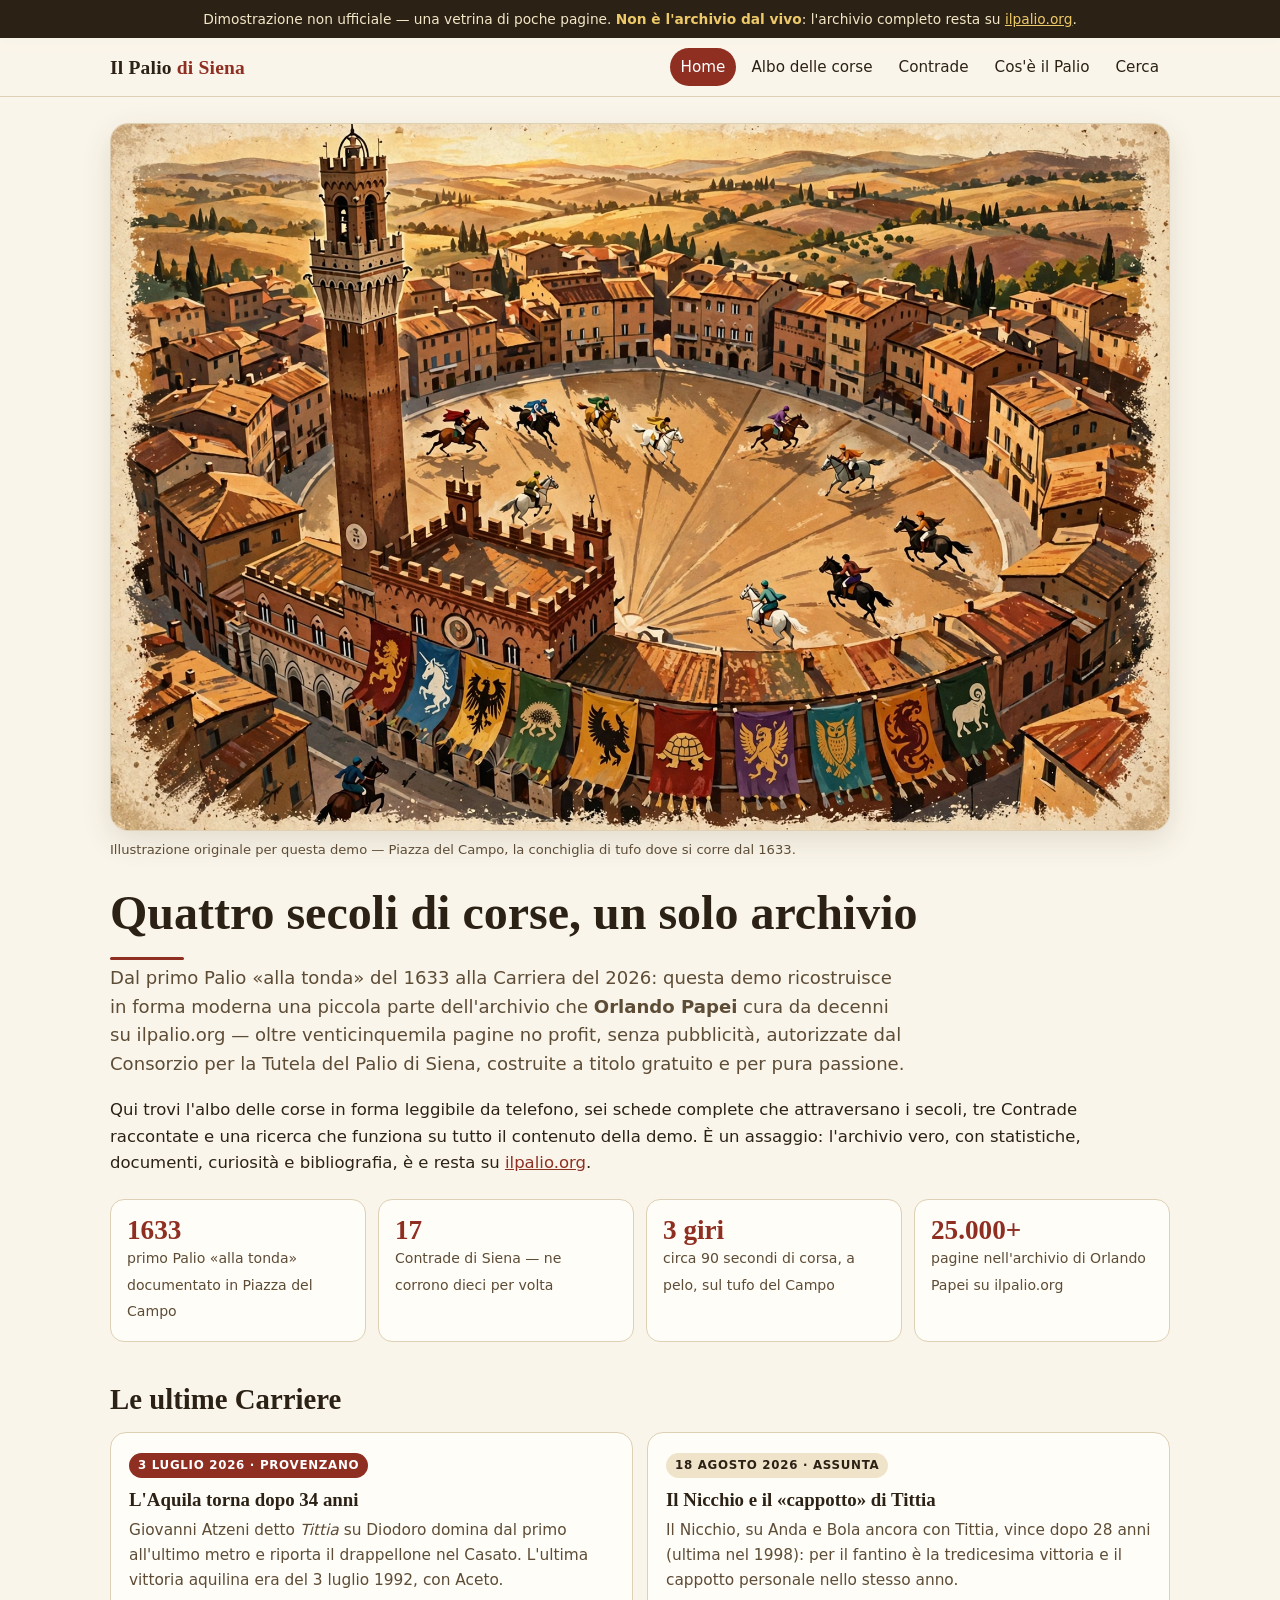
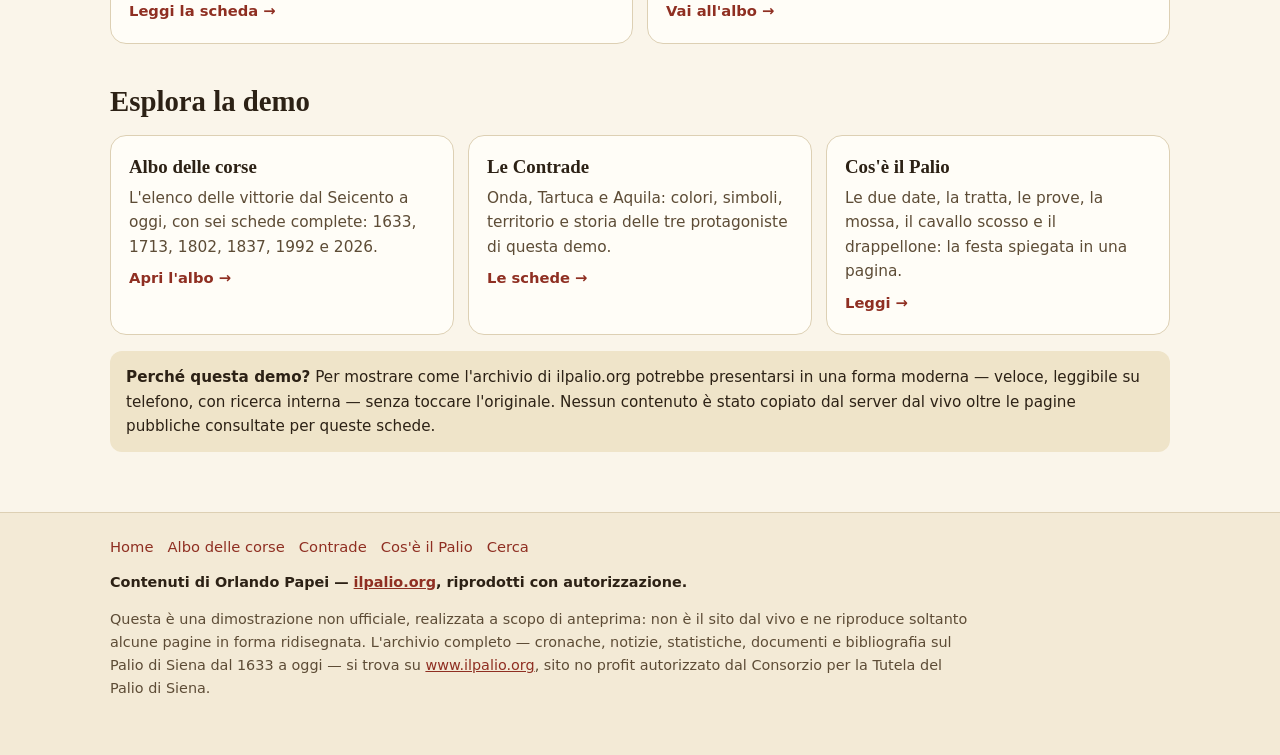
<file: index.html>
<!doctype html>
<html lang="it">
<head>
<meta name="robots" content="noindex,nofollow">
<meta charset="utf-8" />
<meta name="viewport" content="width=device-width, initial-scale=1, viewport-fit=cover" />
<meta name="color-scheme" content="light dark" />
<meta name="description" content="Dimostrazione moderna dell'archivio del Palio di Siena di Orlando Papei (ilpalio.org): albo delle corse dal 1633 al 2026, schede delle Contrade e ricerca a testo pieno." />
<link rel="icon" href="data:," />
<title>Il Palio di Siena — demo dell'archivio di Orlando Papei</title>
<style>
  :root{
    color-scheme: light dark;
    --bg:#faf5ea; --bg2:#f3ead6; --surface:#fffdf7; --ink:#2c2115; --ink-soft:#5d4c36;
    --line:#ddd0b4; --brick:#8f2f22; --brick-ink:#ffffff; --gold:#a87c24; --tufo:#b98d4f;
    --chip:#efe4c9; --shadow:0 10px 30px rgba(60,40,10,.12);
    --onda:#4a90b8; --tartuca:#c9a227; --aquila:#d9a514;
  }
  @media (prefers-color-scheme: dark){
    :root{
      --bg:#1c1610; --bg2:#241c13; --surface:#2a2115; --ink:#f0e6d2; --ink-soft:#c9b894;
      --ink-soft:#c9b894; --line:#4a3b26; --brick:#c05340; --brick-ink:#fff7ec; --gold:#d3a94e; --tufo:#c49b58;
      --chip:#3a2d1a; --shadow:0 10px 30px rgba(0,0,0,.45);
    }
  }
  html{ scroll-behavior:smooth; }
  body{ margin:0; background:var(--bg); color:var(--ink);
    font-family:"Avenir Next","Segoe UI",system-ui,-apple-system,sans-serif; font-size:16.5px; line-height:1.6; }
  h1,h2,h3,.serif{ font-family:"Iowan Old Style","Palatino Linotype",Palatino,Georgia,serif; }
  p{ margin:0 0 1em; }
  a{ color:var(--brick); }
  img{ max-width:100%; display:block; }
  .wrap{ max-width:1060px; margin:0 auto; padding:0 18px; }

  .demo-banner{ background:#2c2115; color:#f3e7c8; font-size:.86rem; text-align:center; padding:8px 14px; }
  .demo-banner strong{ color:#eec96a; }

  header.site{ position:sticky; top:0; z-index:30; background:color-mix(in srgb, var(--bg) 92%, transparent);
    backdrop-filter:blur(8px); border-bottom:1px solid var(--line); }
  .site-inner{ display:flex; align-items:center; gap:14px; padding:10px 0; flex-wrap:wrap; }
  .brand{ font-family:"Iowan Old Style",Palatino,Georgia,serif; font-weight:700; font-size:1.22rem; color:var(--ink); text-decoration:none; letter-spacing:.01em; }
  .brand span{ color:var(--brick); }
  nav.main{ display:flex; gap:4px; flex-wrap:wrap; margin-left:auto; }
  nav.main a{ color:var(--ink); text-decoration:none; font-size:.95rem; padding:7px 11px; border-radius:999px; }
  nav.main a:hover{ background:var(--chip); }
  nav.main a[aria-current="page"]{ background:var(--brick); color:var(--brick-ink); }

  .view{ display:none; padding:26px 0 10px; animation:fade .25s ease; }
  .view.active{ display:block; }
  @keyframes fade{ from{opacity:0; transform:translateY(4px);} to{opacity:1; transform:none;} }
  @media (prefers-reduced-motion: reduce){ .view{ animation:none; } html{ scroll-behavior:auto; } }

  .hero{ border-radius:18px; overflow:hidden; box-shadow:var(--shadow); border:1px solid var(--line); }
  .hero img{ width:100%; height:auto; }
  .hero-cap{ font-size:.82rem; color:var(--ink-soft); margin-top:8px; }
  h1.page{ font-size:clamp(1.9rem,5.2vw,3rem); line-height:1.12; margin:.55em 0 .35em; font-weight:700; }
  h2.sec{ font-size:clamp(1.35rem,3.4vw,1.8rem); margin:1.4em 0 .5em; line-height:1.2; }
  .lede{ font-size:1.13rem; color:var(--ink-soft); max-width:44em; }
  .rule{ height:3px; width:74px; background:var(--brick); border-radius:2px; margin:14px 0 4px; }

  .stats{ display:grid; grid-template-columns:repeat(2,1fr); gap:12px; margin:22px 0; }
  @media (min-width:720px){ .stats{ grid-template-columns:repeat(4,1fr); } }
  .stat{ background:var(--surface); border:1px solid var(--line); border-radius:14px; padding:16px; }
  .stat b{ display:block; font-family:Georgia,serif; font-size:1.7rem; color:var(--brick); line-height:1.1; }
  .stat span{ font-size:.88rem; color:var(--ink-soft); }

  .cards{ display:grid; gap:14px; margin:16px 0; }
  @media (min-width:720px){ .cards{ grid-template-columns:1fr 1fr; } }
  .cards.three{ }
  @media (min-width:920px){ .cards.three{ grid-template-columns:repeat(3,1fr); } }
  .card{ background:var(--surface); border:1px solid var(--line); border-radius:16px; padding:18px; text-decoration:none; color:var(--ink); display:block; }
  a.card:hover{ border-color:var(--tufo); box-shadow:var(--shadow); }
  .card h3{ margin:.1em 0 .35em; font-size:1.18rem; line-height:1.25; }
  .card p{ color:var(--ink-soft); font-size:.96rem; margin-bottom:.4em; }
  .card .go{ color:var(--brick); font-weight:600; font-size:.92rem; }
  .tag{ display:inline-block; font-size:.74rem; font-weight:700; letter-spacing:.06em; text-transform:uppercase;
    background:var(--chip); color:var(--ink); padding:3px 9px; border-radius:999px; margin-bottom:8px; }
  .tag.brick{ background:var(--brick); color:var(--brick-ink); }

  .factbox{ background:var(--bg2); border:1px solid var(--line); border-radius:14px; padding:6px 18px; margin:18px 0; }
  .factbox dl{ display:grid; grid-template-columns:110px 1fr; gap:2px 14px; margin:12px 0; }
  .factbox dt{ font-weight:700; font-size:.9rem; color:var(--ink-soft); padding:5px 0; }
  .factbox dd{ margin:0; padding:5px 0; border-bottom:1px dashed var(--line); }
  .factbox dd:last-of-type{ border-bottom:none; }
  @media (max-width:480px){ .factbox dl{ grid-template-columns:92px 1fr; } }

  .swatches{ display:flex; gap:8px; margin:10px 0 4px; }
  .sw{ width:34px; height:34px; border-radius:9px; border:1px solid rgba(0,0,0,.18); }

  .toolbar{ display:flex; gap:10px; flex-wrap:wrap; margin:14px 0; align-items:center; }
  .toolbar label{ font-size:.9rem; font-weight:600; color:var(--ink-soft); }
  select, input[type="search"], input[type="text"]{ font:inherit; font-size:1rem; padding:10px 12px; border-radius:10px;
    border:1px solid var(--line); background:var(--surface); color:var(--ink); }
  input[type="search"]{ flex:1 1 220px; }
  button.btn{ font:inherit; font-weight:600; background:var(--brick); color:var(--brick-ink); border:none;
    padding:10px 18px; border-radius:10px; cursor:pointer; }
  button.btn.ghost{ background:transparent; color:var(--brick); border:1.5px solid var(--brick); }

  .albo-list{ display:flex; flex-direction:column; gap:8px; margin:10px 0 20px; }
  .albo-row{ display:grid; grid-template-columns:118px 1fr; gap:4px 14px; background:var(--surface);
    border:1px solid var(--line); border-radius:12px; padding:12px 16px; color:var(--ink); text-decoration:none; align-items:baseline; }
  a.albo-row:hover{ border-color:var(--tufo); box-shadow:var(--shadow); }
  .albo-row .date{ font-family:Georgia,serif; font-weight:700; color:var(--brick); font-size:.98rem; }
  .albo-row .win{ font-weight:700; }
  .albo-row .meta{ grid-column:2; color:var(--ink-soft); font-size:.9rem; }
  .albo-row .sched{ grid-column:2; font-size:.85rem; color:var(--brick); font-weight:600; }
  @media (max-width:520px){ .albo-row{ grid-template-columns:1fr; } .albo-row .meta,.albo-row .sched{ grid-column:1; } }

  .crumbs{ font-size:.9rem; color:var(--ink-soft); margin-bottom:6px; }
  .crumbs a{ text-decoration:none; }
  .note{ background:var(--chip); border-radius:12px; padding:14px 16px; font-size:.95rem; margin:16px 0; }
  .src{ font-size:.86rem; color:var(--ink-soft); border-top:1px solid var(--line); padding-top:10px; margin-top:22px; }

  .result{ background:var(--surface); border:1px solid var(--line); border-radius:12px; padding:14px 16px; margin-bottom:10px; }
  .result h3{ margin:.1em 0 .3em; font-size:1.08rem; }
  .result h3 a{ text-decoration:none; }
  .result p{ color:var(--ink-soft); font-size:.94rem; margin:0; }
  mark{ background:#f2d06b; color:#2c2115; padding:0 2px; border-radius:3px; }
  @media (prefers-color-scheme: dark){ mark{ background:#8a6d1f; color:#fff3d6; } }

  .contrade-grid{ display:grid; grid-template-columns:repeat(2,1fr); gap:8px; margin:14px 0; }
  @media (min-width:720px){ .contrade-grid{ grid-template-columns:repeat(3,1fr); } }
  .contrade-grid span{ background:var(--surface); border:1px solid var(--line); border-radius:10px; padding:9px 12px; font-size:.95rem; }

  footer.site{ border-top:1px solid var(--line); margin-top:34px; padding:22px 0 40px; background:var(--bg2); }
  footer.site p{ font-size:.9rem; color:var(--ink-soft); max-width:60em; }
  footer.site .attr{ color:var(--ink); font-weight:600; }
  .foot-nav{ display:flex; gap:14px; flex-wrap:wrap; margin-bottom:12px; font-size:.92rem; }
  .foot-nav a{ text-decoration:none; }
</style>
</head>
<body>

<div class="demo-banner">Dimostrazione non ufficiale — una vetrina di poche pagine. <strong>Non è l'archivio dal vivo</strong>: l'archivio completo resta su <a href="https://www.ilpalio.org" style="color:#eec96a">ilpalio.org</a>.</div>

<header class="site">
  <div class="wrap site-inner">
    <a class="brand" href="#/home">Il Palio <span>di Siena</span></a>
    <nav class="main" aria-label="Sezioni della demo">
      <a href="#/home" data-nav="home">Home</a>
      <a href="#/albo" data-nav="albo">Albo delle corse</a>
      <a href="#/contrade" data-nav="contrade">Contrade</a>
      <a href="#/info" data-nav="info">Cos'è il Palio</a>
      <a href="#/cerca" data-nav="cerca">Cerca</a>
    </nav>
  </div>
</header>

<main class="wrap">

  <!-- ============ HOME ============ -->
  <section class="view" id="view-home">
    <div class="hero"><img src="assets/hero.webp" alt="Illustrazione in stile manifesto d'epoca: Piazza del Campo a Siena con i dieci cavalli in corsa, il Palazzo Pubblico, la Torre del Mangia e le bandiere delle Contrade" width="1920" height="1280" /></div>
    <p class="hero-cap">Illustrazione originale per questa demo — Piazza del Campo, la conchiglia di tufo dove si corre dal 1633.</p>

    <h1 class="page">Quattro secoli di corse, un solo archivio</h1>
    <div class="rule"></div>
    <p class="lede">Dal primo Palio «alla tonda» del 1633 alla Carriera del 2026: questa demo ricostruisce in forma moderna una piccola parte dell'archivio che <strong>Orlando Papei</strong> cura da decenni su ilpalio.org — oltre venticinquemila pagine no profit, senza pubblicità, autorizzate dal Consorzio per la Tutela del Palio di Siena, costruite a titolo gratuito e per pura passione.</p>
    <p>Qui trovi l'albo delle corse in forma leggibile da telefono, sei schede complete che attraversano i secoli, tre Contrade raccontate e una ricerca che funziona su tutto il contenuto della demo. È un assaggio: l'archivio vero, con statistiche, documenti, curiosità e bibliografia, è e resta su <a href="https://www.ilpalio.org">ilpalio.org</a>.</p>

    <div class="stats">
      <div class="stat"><b>1633</b><span>primo Palio «alla tonda» documentato in Piazza del Campo</span></div>
      <div class="stat"><b>17</b><span>Contrade di Siena — ne corrono dieci per volta</span></div>
      <div class="stat"><b>3 giri</b><span>circa 90 secondi di corsa, a pelo, sul tufo del Campo</span></div>
      <div class="stat"><b>25.000+</b><span>pagine nell'archivio di Orlando Papei su ilpalio.org</span></div>
    </div>

    <h2 class="sec">Le ultime Carriere</h2>
    <div class="cards">
      <a class="card" href="#/corsa/2026-07-03">
        <span class="tag brick">3 luglio 2026 · Provenzano</span>
        <h3>L'Aquila torna dopo 34 anni</h3>
        <p>Giovanni Atzeni detto <em>Tittia</em> su Diodoro domina dal primo all'ultimo metro e riporta il drappellone nel Casato. L'ultima vittoria aquilina era del 3 luglio 1992, con Aceto.</p>
        <span class="go">Leggi la scheda →</span>
      </a>
      <a class="card" href="#/albo">
        <span class="tag">18 agosto 2026 · Assunta</span>
        <h3>Il Nicchio e il «cappotto» di Tittia</h3>
        <p>Il Nicchio, su Anda e Bola ancora con Tittia, vince dopo 28 anni (ultima nel 1998): per il fantino è la tredicesima vittoria e il cappotto personale nello stesso anno.</p>
        <span class="go">Vai all'albo →</span>
      </a>
    </div>

    <h2 class="sec">Esplora la demo</h2>
    <div class="cards three">
      <a class="card" href="#/albo"><h3>Albo delle corse</h3><p>L'elenco delle vittorie dal Seicento a oggi, con sei schede complete: 1633, 1713, 1802, 1837, 1992 e 2026.</p><span class="go">Apri l'albo →</span></a>
      <a class="card" href="#/contrade"><h3>Le Contrade</h3><p>Onda, Tartuca e Aquila: colori, simboli, territorio e storia delle tre protagoniste di questa demo.</p><span class="go">Le schede →</span></a>
      <a class="card" href="#/info"><h3>Cos'è il Palio</h3><p>Le due date, la tratta, le prove, la mossa, il cavallo scosso e il drappellone: la festa spiegata in una pagina.</p><span class="go">Leggi →</span></a>
    </div>

    <div class="note"><strong>Perché questa demo?</strong> Per mostrare come l'archivio di ilpalio.org potrebbe presentarsi in una forma moderna — veloce, leggibile su telefono, con ricerca interna — senza toccare l'originale. Nessun contenuto è stato copiato dal server dal vivo oltre le pagine pubbliche consultate per queste schede.</div>
  </section>

  <!-- ============ ALBO ============ -->
  <section class="view" id="view-albo">
    <h1 class="page">Albo delle corse</h1>
    <div class="rule"></div>
    <p class="lede">Le vittorie riconosciute dal Comune di Siena, dal primo Palio alla tonda ai giorni nostri. Le sei corse con la dicitura «Scheda completa» si aprono con vincitore, Contrada, cavallo, fantino e racconto; le altre sono le righe d'albo essenziali.</p>
    <div class="toolbar">
      <label for="f-century">Secolo</label>
      <select id="f-century">
        <option value="">Tutti i secoli</option>
        <option value="17">XVII secolo</option>
        <option value="18">XVIII secolo</option>
        <option value="19">XIX secolo</option>
        <option value="20">XX secolo</option>
        <option value="21">XXI secolo</option>
      </select>
      <input type="search" id="f-text" placeholder="Filtra per Contrada, fantino o cavallo…" aria-label="Filtra l'albo" />
    </div>
    <div class="albo-list" id="albo-list"></div>
    <p class="src">Avvertenza d'archivio: per i Palii anteriori al 1692 i verbali della Biccherna non esistono e le attribuzioni poggiano su cronache e studi successivi — Orlando Papei li ha analizzati documento per documento nel volume <em>I Palii con i cavalli fino al 1691</em> (ilpalio.org, 2016). L'archivio completo delle corse, anno per anno, è su <a href="https://www.ilpalio.org">ilpalio.org</a>.</p>
  </section>

  <!-- ============ CORSA (detail, filled by JS) ============ -->
  <section class="view" id="view-corsa">
    <p class="crumbs"><a href="#/albo">← Albo delle corse</a></p>
    <div id="corsa-body"></div>
  </section>

  <!-- ============ CONTRADE index ============ -->
  <section class="view" id="view-contrade">
    <h1 class="page">Le Contrade</h1>
    <div class="rule"></div>
    <p class="lede">Siena è divisa in diciassette Contrade: popoli, territori, chiese e musei dentro le mura. In ogni Palio ne corrono dieci — le sette che non hanno corso l'anno precedente e tre estratte a sorte. In questa demo ne raccontiamo tre, le protagoniste delle schede corsa.</p>
    <div class="cards three" id="contrade-cards"></div>
    <h2 class="sec">Tutte le diciassette</h2>
    <div class="contrade-grid">
      <span>Aquila</span><span>Bruco</span><span>Chiocciola</span><span>Civetta</span><span>Drago</span><span>Giraffa</span>
      <span>Istrice</span><span>Leocorno</span><span>Lupa</span><span>Nicchio</span><span>Oca</span><span>Onda</span>
      <span>Pantera</span><span>Selva</span><span>Tartuca</span><span>Torre</span><span>Valdimontone</span>
    </div>
    <p class="src">Su <a href="https://www.ilpalio.org">ilpalio.org</a> ogni Contrada ha la sua sezione completa: vittorie, fantini, cavalli, statistiche e curiosità.</p>
  </section>

  <!-- ============ CONTRADA (detail, filled by JS) ============ -->
  <section class="view" id="view-contrada">
    <p class="crumbs"><a href="#/contrade">← Le Contrade</a></p>
    <div id="contrada-body"></div>
  </section>

  <!-- ============ INFO ============ -->
  <section class="view" id="view-info">
    <h1 class="page">Cos'è il Palio</h1>
    <div class="rule"></div>
    <p class="lede">Non è uno spettacolo per turisti: è la festa di una città che si riconosce nelle sue diciassette Contrade. La corsa dura poco più di un minuto; la festa dura tutto l'anno.</p>

    <h2 class="sec">Le due date</h2>
    <p>Il Palio si corre due volte l'anno in Piazza del Campo: il <strong>2 luglio</strong>, in onore della Madonna di Provenzano (Palio di Provenzano), e il <strong>16 agosto</strong>, in onore della Madonna Assunta (Palio dell'Assunta). Le piogge possono rinviarlo di un giorno o due — è successo spesso, anche nel 2024, nel 2025 e nel 2026.</p>
    <p>Le corse a cavallo a Siena sono attestate dal Duecento con il «Palio alla lunga», corso in linea attraverso la città. Il primo Palio <strong>«alla tonda»</strong>, in Piazza, è documentato nel <strong>1633</strong>: quell'anno, per la peste, i barberi delle corti italiane non poterono correre e la Balìa fece gareggiare i cavalli delle Contrade. Il Palio di luglio diventa annuale dal 1659; quello di agosto si stabilizza nel 1802, finanziato dal Comune.</p>

    <h2 class="sec">Come si arriva alla corsa</h2>
    <p><strong>L'estrazione.</strong> Delle diciassette Contrade ne corrono dieci: sette di diritto (quelle che non hanno corso l'edizione corrispondente dell'anno prima) e tre estratte a sorte in Palazzo Pubblico.</p>
    <p><strong>La tratta.</strong> I cavalli vengono selezionati, visitati e assegnati a sorte alle dieci Contrade. È il cavallo, non il fantino, il cuore della festa: ogni Contrada lo accoglie nella propria stalla, lo veglia e lo porta in chiesa per la benedizione.</p>
    <p><strong>Le prove.</strong> Nei giorni che precedono la Carriera si corrono sei prove, compresa la «provaccia» della mattina del Palio. Il fantino, professionista ingaggiato dalla Contrada, monta <strong>a pelo</strong>, senza sella.</p>
    <p><strong>Il Corteo Storico.</strong> Prima della corsa, centinaia di figuranti in costume quattro-cinquecentesco sfilano intorno al Campo: alfieri con le bandiere, tamburini, il Carroccio e i cavalli delle Contrade.</p>

    <h2 class="sec">La Carriera</h2>
    <p>Nove cavalli si allineano fra i <strong>canapi</strong> nell'ordine estratto a sorte e tenuto segreto; il decimo, la «rincorsa», entra di corsa e dà di fatto il via. L'allineamento — la <strong>mossa</strong> — può durare minuti o un'ora, fra trattative e rivalità. Poi: <strong>tre giri</strong> del Campo ricoperto di tufo, in senso orario, per circa novanta secondi.</p>
    <p>Vince il cavallo: se il fantino cade, il cavallo <strong>«scosso»</strong> può vincere da solo, e la vittoria è valida in tutto e per tutto — è accaduto molte volte, anche di recente (l'Oca all'Assunta 2023, con Zio Frac). Alla Contrada vincitrice va il <strong>drappellone</strong>, il grande stendardo dipinto per quella edizione, che entra nel museo della Contrada. I festeggiamenti durano settimane.</p>

    <h2 class="sec">Piccolo glossario</h2>
    <div class="factbox"><dl>
      <dt>Barbero</dt><dd>il cavallo da Palio (dal nome dei cavalli berberi delle antiche corse).</dd>
      <dt>Nonna</dt><dd>la Contrada che da più tempo non vince; dopo l'agosto 2026 è la Chiocciola.</dd>
      <dt>Cappotto</dt><dd>vincere entrambi i Palii dello stesso anno (di una Contrada o, «personale», di un fantino).</dd>
      <dt>Scosso</dt><dd>il cavallo che prosegue la corsa senza fantino.</dd>
      <dt>Mossa</dt><dd>l'allineamento ai canapi e la partenza; la gestisce il mossiere dal verrocchio.</dd>
      <dt>Drappellone</dt><dd>lo stendardo dipinto assegnato alla Contrada vincitrice, detto anche «il Palio».</dd>
    </dl></div>
    <p class="src">Per approfondire: la sezione storica e le statistiche complete dell'archivio di Orlando Papei su <a href="https://www.ilpalio.org">ilpalio.org</a>, autorizzato dal Consorzio per la Tutela del Palio di Siena.</p>
  </section>

  <!-- ============ CERCA ============ -->
  <section class="view" id="view-cerca">
    <h1 class="page">Cerca nell'archivio demo</h1>
    <div class="rule"></div>
    <p class="lede">Ricerca a testo pieno sulle pagine di questa demo: corse, Contrade e spiegazioni. Prova con «Tittia», «scosso», «1713» o «Tartuca».</p>
    <form class="toolbar" id="search-form" role="search">
      <input type="search" id="q" placeholder="Scrivi una parola chiave…" aria-label="Parola chiave" autocomplete="off" />
      <button class="btn" type="submit">Cerca</button>
    </form>
    <div id="results" aria-live="polite"></div>
    <p class="src">Nell'archivio dal vivo la ricerca indicizza oltre 25.000 pagine: <a href="https://www.ilpalio.org">ilpalio.org</a>.</p>
  </section>

</main>

<footer class="site">
  <div class="wrap">
    <div class="foot-nav">
      <a href="#/home">Home</a><a href="#/albo">Albo delle corse</a><a href="#/contrade">Contrade</a><a href="#/info">Cos'è il Palio</a><a href="#/cerca">Cerca</a>
    </div>
    <p class="attr">Contenuti di Orlando Papei — <a href="https://www.ilpalio.org">ilpalio.org</a>, riprodotti con autorizzazione.</p>
    <p>Questa è una dimostrazione non ufficiale, realizzata a scopo di anteprima: non è il sito dal vivo e ne riproduce soltanto alcune pagine in forma ridisegnata. L'archivio completo — cronache, notizie, statistiche, documenti e bibliografia sul Palio di Siena dal 1633 a oggi — si trova su <a href="https://www.ilpalio.org">www.ilpalio.org</a>, sito no profit autorizzato dal Consorzio per la Tutela del Palio di Siena.</p>
  </div>
</footer>

<script>
"use strict";
/* ===== Dati: corse con scheda completa ===== */
var RACES = [
{ id:"1633-08", date:"Agosto 1633", label:"Palio dell'Assunta — primo «alla tonda»", winner:"Tartuca",
  fantino:"non tramandato", cavallo:"non tramandato", secolo:17,
  title:"Agosto 1633 · Vince la Tartuca",
  body:[
   "È la prima Carriera «alla tonda» documentata in Piazza del Campo, e per questo il punto di partenza convenzionale dell'archivio del Palio. Nel 1633 la peste impedì il tradizionale Palio dell'Assunta corso «alla lunga» dai barberi provenienti dalle corti italiane: la Balìa di Siena decise allora di far correre in Piazza, in tondo, i cavalli delle Contrade.",
   "Vinse la Tartuca. Della vittoria resta una traccia documentaria preziosa: il drappellone rimase per anni nelle mani del capitano vittorioso, Giovanni Francesco Pollini, che nel 1663 la Contrada dovette riscattare perché creditore di parte delle spese della vittoria.",
   "Di fantino e cavallo non esiste memoria certa — e l'archivio lo dice onestamente: i verbali ufficiali delle vittorie, redatti dai cancellieri della Biccherna, cominciano solo nel 1692. Per i Palii seicenteschi Orlando Papei ha vagliato cronache e manoscritti uno per uno, separando il documento dalla leggenda. Da questa corsa le Contrade tornarono in Piazza solo a intermittenza: la cadenza annuale arriverà nel 1659."],
  facts:[["Data","Agosto 1633"],["Dedica","Madonna Assunta"],["Contrada","Tartuca"],["Fantino","Non tramandato con certezza"],["Cavallo","Non tramandato"],["Capitano","Giovanni Francesco Pollini"],["Note","Primo Palio «alla tonda» documentato"]] },
{ id:"1713-08-16", date:"16 agosto 1713", label:"Palio dell'Assunta", winner:"Onda e Tartuca (a metà)",
  fantino:"Cappellaro (Onda) · Ruglia (Tartuca)", cavallo:"Barberino (Onda) · Montalcino (Tartuca)", secolo:18,
  title:"16 agosto 1713 · Il Palio vinto a metà",
  body:[
   "Il Palio dell'Assunta del 1713 finì in un arrivo controverso che tenne Siena col fiato sospeso per quasi un mese. Solo il 10 settembre 1713, al termine della vertenza, l'autorità — in presenza del cancelliere della Biccherna — assegnò la vittoria a metà fra due Contrade: un caso rimasto celebre e quasi unico nella storia della festa.",
   "Per l'Onda vinse Giovan Battista Pistoi detto Cappellaro su Barberino; per la Tartuca Giovan Battista Papi detto Ruglia su Montalcino. Nell'albo senese questa è la ragione per cui i conteggi delle vittorie dell'Onda recano talvolta una «mezza» vittoria.",
   "La doppia assegnazione divise il premio e raddoppiò le feste: due drappelloni morali, due rioni in giro per la città. A distanza di tre secoli resta la dimostrazione che al Palio, talvolta, neppure il traguardo basta a chiudere la contesa."],
  facts:[["Data","16 agosto 1713 (assegnazione: 10 settembre 1713)"],["Dedica","Madonna Assunta"],["Contrade","Onda e Tartuca, a metà"],["Fantino Onda","Giovan Battista Pistoi detto Cappellaro"],["Cavallo Onda","Barberino"],["Fantino Tartuca","Giovan Battista Papi detto Ruglia"],["Cavallo Tartuca","Montalcino"]] },
{ id:"1802-08-16", date:"16 agosto 1802", label:"Palio dell'Assunta", winner:"Onda",
  fantino:"Matteo Marzi detto Mattiaccio", cavallo:"Novano", secolo:19,
  title:"16 agosto 1802 · L'Onda e il primo Assunta stabile",
  body:[
   "Il 16 agosto 1802 vinse l'Onda, con Matteo Marzi detto Mattiaccio sul cavallo Novano. Ma il dato che fa entrare questa corsa negli annali non è il vincitore: è la sua cornice istituzionale.",
   "Fu infatti il primo Palio di agosto interamente finanziato dal Comune di Siena. Fino ad allora la Carriera agostana si era corsa in modo irregolare, spesso per iniziativa e a spese di una Contrada che voleva celebrare una propria vittoria. Dal 1802 l'appuntamento del 16 agosto diventa stabile: nasce il ritmo moderno dei due Palii l'anno che Siena conosce ancora oggi.",
   "Mattiaccio, fantino di primo piano fra Sette e Ottocento, firmò in quegli anni una lunga serie di vittorie per le Contrade più diverse: la sua firma in calce all'albo d'agosto è la firma giusta per un'edizione di svolta."],
  facts:[["Data","16 agosto 1802"],["Dedica","Madonna Assunta"],["Contrada","Onda"],["Fantino","Matteo Marzi detto Mattiaccio"],["Cavallo","Novano"],["Note","Primo Palio d'agosto finanziato dal Comune: da qui l'Assunta diventa stabile"]] },
{ id:"1837-08-16", date:"16 agosto 1837", label:"Palio dell'Assunta", winner:"Bruco",
  fantino:"Francesco Santini detto Gobbo Saragiolo", cavallo:"Morello stella in fronte del Ceccarelli", secolo:19,
  title:"16 agosto 1837 · Il Bruco all'ultima curva",
  body:[
   "Di questa corsa possediamo una cronaca quasi in diretta: il Diario Senese di Antonio Francesco Bandini, pubblicato integralmente su ilpalio.org. Alla mossa scappò prima la Tartuca; passò poi avanti il Nicchio, che condusse fino a San Martino, mentre la Pantera con Ferrino si manteneva in testa al gruppo.",
   "Il Bruco, partito ultimo e senza speroni con il fantino Chiarini secondo il diario — la vittoria è però accreditata nell'albo al Gobbo Saragiolo, Francesco Santini, sul Morello stella in fronte del Ceccarelli — rimontò una a una le Contrade davanti. «Se si dovea correre altro poco sicuramente era il vincitore», annota Bandini: all'ultima girata, con una buona voltata a San Martino, il cavallo del Bruco non fu più raggiunto.",
   "Fu una delle tante vittorie ottocentesche del Gobbo Saragiolo, il fantino dominante della prima metà del secolo, capace di vincere per mezza Siena. E nessuno cadde, chiude il diarista: «niuno sconcerto» — cronaca di un Palio pulito e combattuto fino all'ultimo metro."],
  facts:[["Data","16 agosto 1837"],["Dedica","Madonna Assunta"],["Contrada","Bruco"],["Fantino","Francesco Santini detto Gobbo Saragiolo"],["Cavallo","Morello stella in fronte del Ceccarelli"],["Fonte","Diario Senese di Antonio Francesco Bandini (ilpalio.org)"]] },
{ id:"1992-07-03", date:"3 luglio 1992", label:"Palio di Provenzano", winner:"Aquila",
  fantino:"Andrea Degortes detto Aceto", cavallo:"Galleggiante", secolo:20,
  title:"3 luglio 1992 · Aceto chiude un'epoca",
  body:[
   "Il 3 luglio 1992 l'Aquila vinse il Palio di Provenzano con Andrea Degortes detto Aceto su Galleggiante. Per il fantino sardo fu la quattordicesima vittoria — il record assoluto della Piazza — e anche l'ultima: si chiudeva la carriera del più grande fantino del Novecento paliesco.",
   "Nessuno allora poteva sapere che quel drappellone sarebbe rimasto l'ultimo del millennio per l'Aquila, e ben oltre: la Contrada del Casato sarebbe diventata la «nonna» di Siena, la più a digiuno di tutte.",
   "Il conto si è chiuso solo trentaquattro anni dopo, il 3 luglio 2026 — stesso Palio, stessa data — quando un altro sardo, Tittia, ha riportato la vittoria nel Casato su Diodoro, arrivando a dodici sigilli: a due dal record di Aceto."],
  facts:[["Data","3 luglio 1992"],["Dedica","Madonna di Provenzano"],["Contrada","Aquila"],["Fantino","Andrea Degortes detto Aceto"],["Cavallo","Galleggiante"],["Note","14ª e ultima vittoria di Aceto, record della Piazza"]] },
{ id:"2026-07-03", date:"3 luglio 2026", label:"Palio di Provenzano (corso il 3 per pioggia)", winner:"Aquila",
  fantino:"Giovanni Atzeni detto Tittia", cavallo:"Diodoro", secolo:21,
  title:"3 luglio 2026 · L'Aquila dopo 34 anni",
  body:[
   "Trentaquattro anni di attesa si sono sciolti sul tufo di Piazza del Campo. Il Palio di Provenzano 2026, rinviato dal 2 al 3 luglio per la pioggia, è stato dominato dal primo all'ultimo metro da Giovanni Atzeni detto Tittia su Diodoro, castrone baio di sette anni: la venticinquesima vittoria dell'Aquila, la prima dal 3 luglio 1992 — la stessa data — quando vinse Aceto su Galleggiante.",
   "Mentre l'Onda, di rincorsa, faticava a dare la mossa e la Torre marcava stretta l'avversaria Oca, Tittia è scattato in testa e non ha lasciato spazio a nessuno: per lui è il dodicesimo successo in carriera; per Diodoro è la seconda vittoria in Piazza, dopo il Palio di Provenzano 2025 vinto con l'Oca e con lo stesso Tittia.",
   "Con la vittoria dell'Aquila il titolo di «nonna» passa al Nicchio, a digiuno dal 1998 — un digiuno che si interromperà poche settimane dopo, all'Assunta 2026, ancora per mano di Tittia. Il drappellone di questa edizione è opera di Ismaele Nones."],
  facts:[["Data","3 luglio 2026 (rinviato dal 2 per pioggia)"],["Dedica","Madonna di Provenzano"],["Contrada","Aquila"],["Fantino","Giovanni Atzeni detto Tittia"],["Cavallo","Diodoro"],["Drappellone","Ismaele Nones"],["Note","25ª vittoria dell'Aquila; 12ª personale di Tittia"]] }
];

/* ===== Albo: righe essenziali aggiuntive (vincitore, fantino, cavallo) ===== */
var ALBO_EXTRA = [
 {date:"2 luglio 1659", winner:"Istrice", fantino:"attribuzione incerta (Mone / Pavolino)", cavallo:"Leprino di Buonconvento", note:"Primo Palio interamente organizzato dalla Biccherna", secolo:17},
 {date:"2 luglio 1696", winner:"Lupa", fantino:"Giuseppe Galardi detto Pelliccino", cavallo:"Pecoraio", secolo:17},
 {date:"2 luglio 1701", winner:"Oca", fantino:"Giuseppe Galardi detto Pelliccino", cavallo:"Cervio", secolo:18},
 {date:"2 luglio 1761", winner:"Civetta", fantino:"Domenico Franceschini detto Bechino II", cavallo:"Sauro dell'oste delle Donzelle", note:"Cappotto civettino (anche il 16 agosto)", secolo:18},
 {date:"2 luglio 1779", winner:"Onda", fantino:"Mattia Mancini detto Bastiancino", cavallo:"Stornello del Ricci", note:"Cappotto ondaiolo (anche il 16 agosto)", secolo:18},
 {date:"2 luglio 1823", winner:"Chiocciola", fantino:"Francesco Santini detto Gobbo Saragiolo", cavallo:"Baio scuro del Pagliai", secolo:19},
 {date:"16 agosto 1850", winner:"Chiocciola", fantino:"Antonio Guasqui detto Folaghino", cavallo:"Morello del Cianchelli", note:"Cappotto della Chiocciola", secolo:19},
 {date:"16 agosto 1998", winner:"Nicchio", fantino:"Dario Colagè detto Bufera", cavallo:"Re Artù", note:"Ultima vittoria del Nicchio prima del 2026", secolo:20},
 {date:"16 agosto 2023", winner:"Oca", fantino:"Carlo Sanna detto Brigante (caduto: cavallo scosso)", cavallo:"Zio Frac", note:"Vince il cavallo scosso", secolo:21},
 {date:"4 luglio 2024", winner:"Onda", fantino:"Carlo Sanna detto Brigante", cavallo:"Tabacco", note:"Palio di Provenzano rinviato di due giorni per pioggia", secolo:21},
 {date:"17 agosto 2024", winner:"Lupa", fantino:"Dino Pes detto Velluto", cavallo:"Benitos", note:"Palio dell'Assunta rinviato per pioggia", secolo:21},
 {date:"3 luglio 2025", winner:"Oca", fantino:"Giovanni Atzeni detto Tittia", cavallo:"Diodoro", note:"Palio di Provenzano rinviato per maltempo", secolo:21},
 {date:"16 agosto 2025", winner:"Valdimontone", fantino:"Giuseppe Zedda detto Gingillo", cavallo:"Anda e Bola", secolo:21},
 {date:"18 agosto 2026", winner:"Nicchio", fantino:"Giovanni Atzeni detto Tittia", cavallo:"Anda e Bola", note:"Assunta rinviata al 18 per pioggia; Tittia cade all'arrivo dopo la vittoria — cappotto personale", secolo:21}
];

/* ===== Contrade con scheda ===== */
var CONTRADE = [
{ id:"onda", name:"Contrada Capitana dell'Onda", short:"Onda", colors:["#f4f6f7","#57a8cf"], colorNames:"bianco e celeste",
  symbol:"un'onda con un delfino coronato", territorio:"Malborghetto, nel Terzo di San Martino, a sud del Campo",
  body:[
   "L'Onda è la Contrada Capitana: il titolo le viene dall'antico ruolo militare della sua compagnia. Il suo popolo vive intorno a Malborghetto, nelle vie che dal Campo scendono verso Porta Romana, e la sua chiesa è San Giuseppe.",
   "È protagonista di due delle schede di questa demo: la vittoria «a metà» del 16 agosto 1713, divisa con la Tartuca dopo un mese di vertenza, e quella del 16 agosto 1802, il primo Palio d'agosto finanziato dal Comune che rese stabile l'appuntamento dell'Assunta.",
   "In tempi recenti l'Onda ha vinto il Provenzano del 4 luglio 2024 — rinviato di due giorni per la pioggia — con Carlo Sanna detto Brigante su Tabacco, alla prima vittoria dopo sette partecipazioni. La sua rivale storica è la Torre."],
  facts:[["Colori","Bianco e celeste"],["Simbolo","Onda e delfino coronato"],["Territorio","Malborghetto (Terzo di San Martino)"],["Chiesa","San Giuseppe"],["Titolo","Contrada Capitana"],["Rivale","Torre"],["Ultima vittoria in demo","4 luglio 2024 — Brigante su Tabacco"]] },
{ id:"tartuca", name:"Contrada della Tartuca", short:"Tartuca", colors:["#e8c33a","#274b8f"], colorNames:"giallo e turchino",
  symbol:"una tartaruga", territorio:"Castelvecchio, il colle più antico di Siena",
  body:[
   "La Tartuca abita Castelvecchio, il nucleo più antico della città, e porta in bandiera una tartaruga gialla in campo turchino. La sua chiesa è Sant'Antonio da Padova.",
   "Nell'albo del Palio la Tartuca occupa la prima riga: fu lei a vincere, nell'agosto 1633, il primo Palio «alla tonda» documentato in Piazza del Campo — la corsa da cui l'archivio di Orlando Papei fa cominciare la storia moderna della festa.",
   "Tre secoli di albo la vedono anche co-protagonista dell'episodio più singolare del Settecento: il Palio dell'Assunta 1713, assegnato a metà fra Tartuca e Onda il 10 settembre di quell'anno."],
  facts:[["Colori","Giallo e turchino"],["Simbolo","Tartaruga"],["Territorio","Castelvecchio"],["Chiesa","Sant'Antonio da Padova"],["Primato","Vincitrice del primo Palio «alla tonda» (1633)"],["Pagina singolare","Il Palio «a metà» del 1713 con l'Onda"]] },
{ id:"aquila", name:"Nobile Contrada dell'Aquila", short:"Aquila", colors:["#e3ac12","#1c1c1c","#57a8cf"], colorNames:"giallo oro con liste nere e celesti",
  symbol:"un'aquila bicipite coronata, con sole, scettro e globo", territorio:"il Casato di Sotto, nel Terzo di Città",
  body:[
   "L'Aquila è una delle quattro Nobili Contrade di Siena. Il suo rione è il Casato di Sotto, la lunga via che dal Campo scende verso sud, e il suo stemma — l'aquila bicipite coronata concessa, secondo la tradizione, dall'imperatore Carlo V — è il più araldico della festa. La sua rivale è la Pantera.",
   "La sua storia recente è una parabola perfetta del Palio: la vittoria del 3 luglio 1992 con Aceto su Galleggiante, poi trentaquattro anni di digiuno che ne fecero la «nonna» di Siena, e infine la liberazione del 3 luglio 2026, stessa data, con Tittia su Diodoro: la venticinquesima vittoria della sua storia.",
   "Poche settimane dopo, all'Assunta 2026, il testimone di «nonna» è passato al Nicchio — che lo ha a sua volta deposto vincendo quella stessa sera. Al Palio nessuno resta nonna per sempre."],
  facts:[["Colori","Giallo oro, liste nere e celesti"],["Simbolo","Aquila bicipite coronata"],["Territorio","Casato di Sotto (Terzo di Città)"],["Titolo","Nobile Contrada"],["Rivale","Pantera"],["Vittorie","25 (al luglio 2026)"],["Il digiuno","Dal 1992 al 2026: 34 anni da «nonna»"]] }
];

/* ===== Rendering albo ===== */
function esc(s){ return String(s).replace(/&/g,"&amp;").replace(/</g,"&lt;"); }
function alboRows(){
  var rows = [];
  RACES.forEach(function(r){ rows.push({date:r.date, winner:r.winner, fantino:r.fantino, cavallo:r.cavallo, note:r.label, secolo:r.secolo, id:r.id, year:parseInt(r.id,10)||parseInt(r.date.replace(/\D/g," ").trim().split(" ").pop(),10)}); });
  ALBO_EXTRA.forEach(function(r){ rows.push({date:r.date, winner:r.winner, fantino:r.fantino, cavallo:r.cavallo, note:r.note||"", secolo:r.secolo, id:null, year:parseInt(r.date.replace(/\D/g," ").trim().split(" ").pop(),10)}); });
  rows.sort(function(a,b){ return a.year-b.year; });
  return rows;
}
function renderAlbo(){
  var century = document.getElementById("f-century").value;
  var q = (document.getElementById("f-text").value||"").toLowerCase();
  var html = "";
  alboRows().forEach(function(r){
    if(century && String(r.secolo)!==century) return;
    var hay = (r.date+" "+r.winner+" "+r.fantino+" "+r.cavallo+" "+r.note).toLowerCase();
    if(q && hay.indexOf(q)===-1) return;
    var inner = '<span class="date">'+esc(r.date)+'</span><span class="win">'+esc(r.winner)+'</span>'+
      '<span class="meta">Fantino: '+esc(r.fantino)+' · Cavallo: '+esc(r.cavallo)+(r.note?' · '+esc(r.note):"")+'</span>'+
      (r.id?'<span class="sched">Scheda completa →</span>':"");
    html += r.id ? '<a class="albo-row" href="#/corsa/'+r.id+'">'+inner+'</a>' : '<div class="albo-row">'+inner+'</div>';
  });
  document.getElementById("albo-list").innerHTML = html || '<p>Nessuna corsa corrisponde ai filtri.</p>';
}

/* ===== Rendering schede ===== */
function factsHtml(facts){
  var h = '<div class="factbox"><dl>';
  facts.forEach(function(f){ h += '<dt>'+esc(f[0])+'</dt><dd>'+esc(f[1])+'</dd>'; });
  return h + '</dl></div>';
}
function renderCorsa(id){
  var r = null;
  RACES.forEach(function(x){ if(x.id===id) r = x; });
  var el = document.getElementById("corsa-body");
  if(!r){ el.innerHTML = '<h1 class="page">Scheda non trovata</h1><p>Torna all\'<a href="#/albo">albo delle corse</a>.</p>'; return; }
  var h = '<span class="tag brick">'+esc(r.label)+'</span><h1 class="page">'+esc(r.title)+'</h1><div class="rule"></div>' + factsHtml(r.facts);
  r.body.forEach(function(p){ h += '<p>'+p+'</p>'; });
  h += '<p class="src">Scheda dimostrativa tratta dalle pagine pubbliche dell\'archivio di Orlando Papei e dall\'Albo delle vittorie del Comune di Siena. La scheda completa, con tutte le Contrade partecipanti e le statistiche, è su <a href="https://www.ilpalio.org">ilpalio.org</a>.</p>';
  el.innerHTML = h;
}
function renderContrade(){
  var h = "";
  CONTRADE.forEach(function(c){
    h += '<a class="card" href="#/contrada/'+c.id+'"><span class="tag">'+esc(c.colorNames)+'</span><h3>'+esc(c.name)+'</h3><p>Simbolo: '+esc(c.symbol)+'. Territorio: '+esc(c.territorio)+'.</p><span class="go">La scheda →</span></a>';
  });
  document.getElementById("contrade-cards").innerHTML = h;
}
function renderContrada(id){
  var c = null;
  CONTRADE.forEach(function(x){ if(x.id===id) c = x; });
  var el = document.getElementById("contrada-body");
  if(!c){ el.innerHTML = '<h1 class="page">Contrada non trovata</h1><p>Torna all\'<a href="#/contrade">elenco delle Contrade</a>.</p>'; return; }
  var sw = ""; c.colors.forEach(function(col){ sw += '<span class="sw" style="background:'+col+'"></span>'; });
  var h = '<h1 class="page">'+esc(c.name)+'</h1><div class="rule"></div><div class="swatches" aria-hidden="true">'+sw+'</div>' + factsHtml(c.facts);
  c.body.forEach(function(p){ h += '<p>'+p+'</p>'; });
  h += '<p class="src">Scheda dimostrativa. La sezione completa della Contrada — vittorie, fantini, cavalli e statistiche — è su <a href="https://www.ilpalio.org">ilpalio.org</a>.</p>';
  el.innerHTML = h;
}

/* ===== Ricerca a testo pieno ===== */
function corpus(){
  var docs = [];
  docs.push({href:"#/home", title:"Home — Quattro secoli di corse, un solo archivio", text:"archivio Orlando Papei ilpalio.org venticinquemila pagine no profit Consorzio Tutela Palio Siena demo albo contrade"});
  docs.push({href:"#/albo", title:"Albo delle corse", text:"elenco vittorie Comune di Siena dal 1633 a oggi Biccherna albo vittorie secolo filtri"});
  docs.push({href:"#/info", title:"Cos'è il Palio", text:"Provenzano Assunta 2 luglio 16 agosto tratta prove Corteo Storico mossa canapi tre giri cavallo scosso drappellone barbero nonna cappotto glossario estrazione rincorsa mossiere verrocchio"});
  RACES.forEach(function(r){
    docs.push({href:"#/corsa/"+r.id, title:r.title, text:(r.date+" "+r.winner+" "+r.fantino+" "+r.cavallo+" "+r.body.join(" ")).replace(/<[^>]+>/g,"")});
  });
  ALBO_EXTRA.forEach(function(r){
    docs.push({href:"#/albo", title:"Albo — "+r.date+": vince "+r.winner, text:(r.date+" "+r.winner+" "+r.fantino+" "+r.cavallo+" "+(r.note||""))});
  });
  CONTRADE.forEach(function(c){
    docs.push({href:"#/contrada/"+c.id, title:c.name, text:(c.colorNames+" "+c.symbol+" "+c.territorio+" "+c.body.join(" ")).replace(/<[^>]+>/g,"")});
  });
  return docs;
}
function doSearch(q){
  var box = document.getElementById("results");
  q = (q||"").trim();
  if(!q){ box.innerHTML = ""; return; }
  var terms = q.toLowerCase().split(/\s+/);
  var hits = [];
  corpus().forEach(function(d){
    var hay = (d.title+" "+d.text).toLowerCase();
    var ok = terms.every(function(t){ return hay.indexOf(t)>-1; });
    if(ok) hits.push(d);
  });
  if(!hits.length){ box.innerHTML = '<div class="result"><h3>Nessun risultato per «'+esc(q)+'»</h3><p>Prova con un nome di Contrada, un fantino (Tittia, Aceto, Brigante), un cavallo (Diodoro, Tabacco) o un anno (1633, 1713, 2026).</p></div>'; return; }
  var h = '<p style="color:var(--ink-soft)">'+hits.length+(hits.length===1?" risultato":" risultati")+' per «'+esc(q)+'»</p>';
  hits.forEach(function(d){
    var text = d.text;
    var low = text.toLowerCase(), pos = -1;
    terms.forEach(function(t){ var p = low.indexOf(t); if(p>-1 && (pos===-1 || p<pos)) pos = p; });
    var snip = text;
    if(pos>40){ snip = "…"+text.slice(pos-40); }
    snip = snip.slice(0, 220) + (snip.length>=220 ? "…" : "");
    terms.forEach(function(t){
      snip = snip.replace(new RegExp("("+t.replace(/[.*+?^${}()|[\]\\]/g,"\\$&")+")","ig"), "<mark>$1</mark>");
    });
    h += '<div class="result"><h3><a href="'+d.href+'">'+esc(d.title)+'</a></h3><p>'+snip+'</p></div>';
  });
  box.innerHTML = h;
}

/* ===== Router ===== */
var VIEWS = ["home","albo","corsa","contrade","contrada","info","cerca"];
function route(){
  var hash = location.hash.replace(/^#\/?/, "");
  var parts = hash.split("/");
  var name = parts[0] || "home";
  if(VIEWS.indexOf(name)===-1) name = "home";
  VIEWS.forEach(function(v){ document.getElementById("view-"+v).classList.toggle("active", v===name); });
  var navKey = name==="corsa" ? "albo" : (name==="contrada" ? "contrade" : name);
  var links = document.querySelectorAll("nav.main a");
  for(var i=0;i<links.length;i++){ if(links[i].getAttribute("data-nav")===navKey) links[i].setAttribute("aria-current","page"); else links[i].removeAttribute("aria-current"); }
  if(name==="corsa") renderCorsa(parts[1]);
  if(name==="contrada") renderContrada(parts[1]);
  if(name==="albo") renderAlbo();
  window.scrollTo(0,0);
}
window.addEventListener("hashchange", route);
document.getElementById("f-century").addEventListener("change", renderAlbo);
document.getElementById("f-text").addEventListener("input", renderAlbo);
document.getElementById("search-form").addEventListener("submit", function(e){ e.preventDefault(); doSearch(document.getElementById("q").value); });
document.getElementById("q").addEventListener("input", function(){ doSearch(this.value); });
renderContrade();
route();
</script>
</body>
</html>
</file>
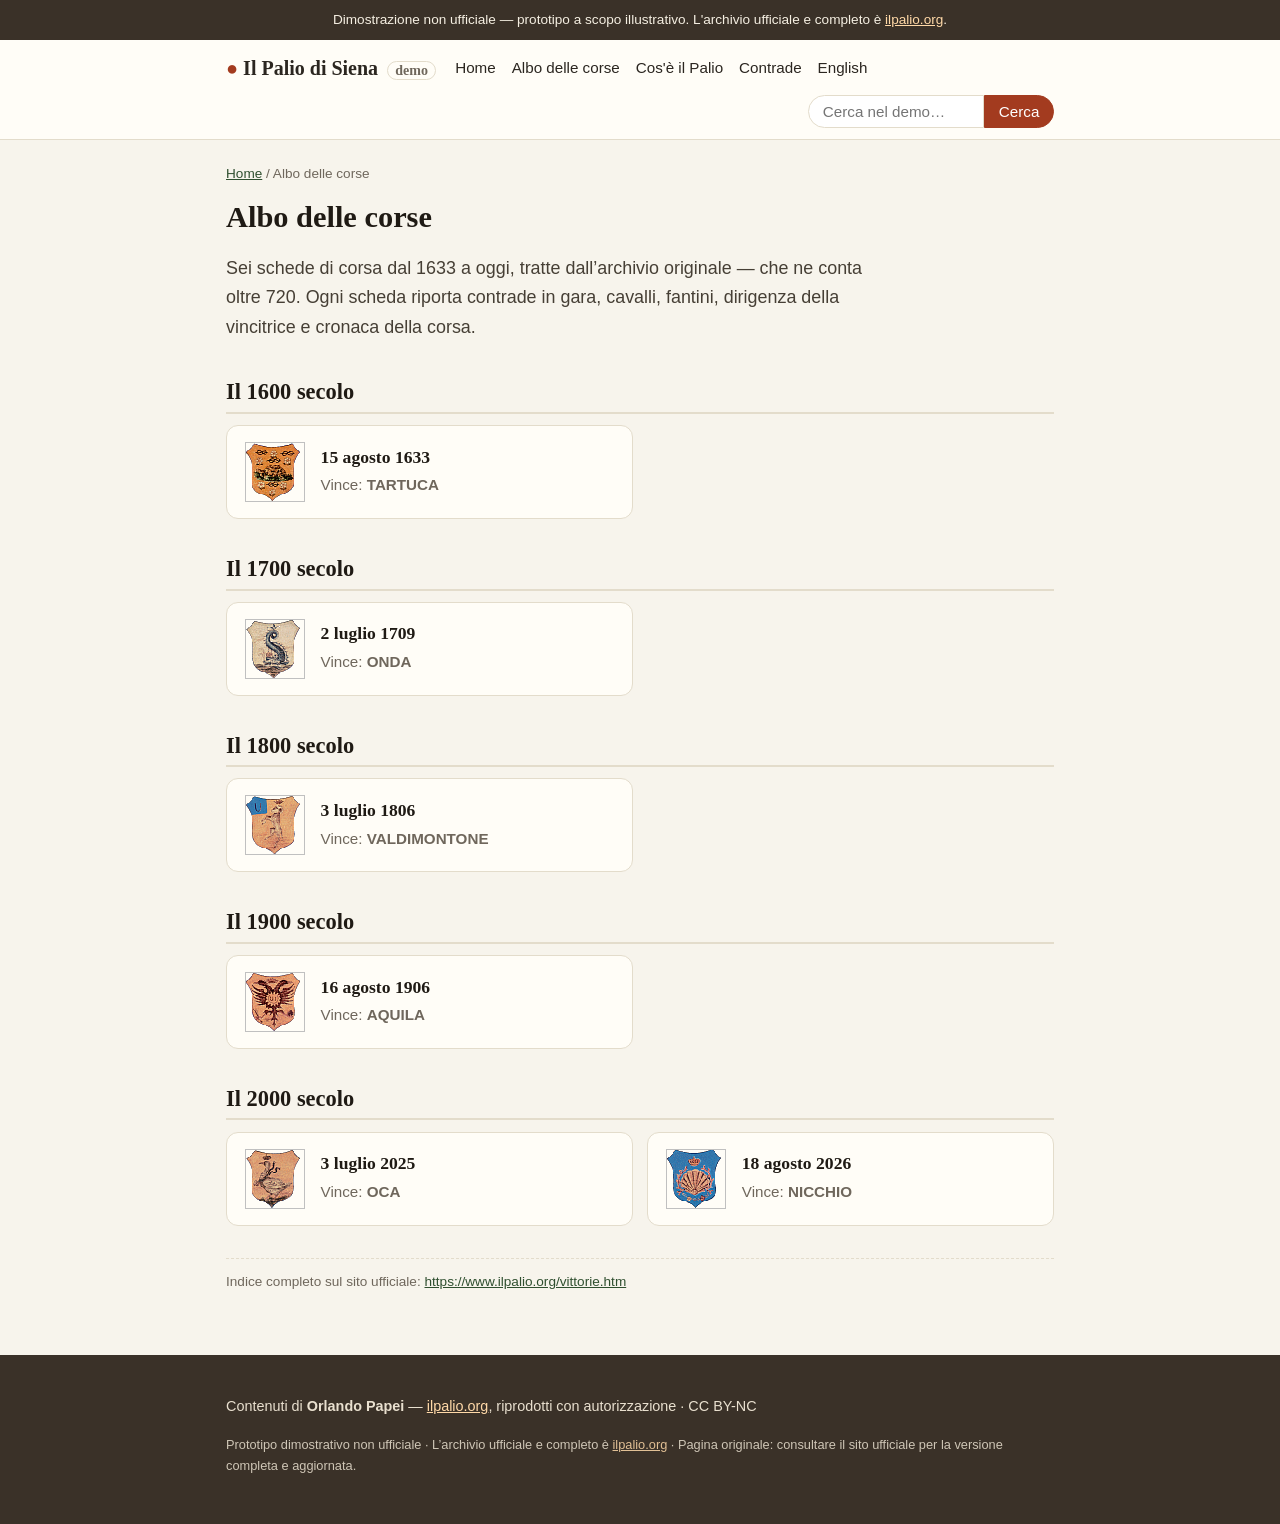
<file: albo.html>
<!DOCTYPE html>
<html lang="it">
<head>
<meta charset="utf-8">
<meta name="robots" content="noindex,nofollow">
<meta name="viewport" content="width=device-width, initial-scale=1">
<title>Albo delle corse — Il Palio di Siena (demo)</title>
<meta name="description" content="Dimostrazione moderna dell'archivio ilpalio.org di Orlando Papei sul Palio di Siena.">
<link rel="stylesheet" href="assets/style.css">
</head>
<body>
<div class="demo-banner">Dimostrazione non ufficiale — prototipo a scopo illustrativo. L'archivio ufficiale e completo è <a href="https://www.ilpalio.org/">ilpalio.org</a>.</div>
<header class="site-header">
  <div class="wrap header-in">
    <a class="brand" href="index.html"><span class="brand-mark">&#9679;</span> Il Palio di Siena <em>demo</em></a>
    <nav class="main-nav">
      <a href="index.html">Home</a>
      <a href="albo.html">Albo delle corse</a>
      <a href="cose-il-palio.html">Cos'&egrave; il Palio</a>
      <a href="contrade.html">Contrade</a>
      <a href="english.html">English</a>
    </nav>
    <form class="searchbox" action="cerca.html" method="get" role="search">
      <input type="search" name="q" placeholder="Cerca nel demo…" aria-label="Cerca">
      <button type="submit">Cerca</button>
    </form>
  </div>
</header>
<main class="wrap">
<nav class="crumbs"><a href="index.html">Home</a> / Albo delle corse</nav>
<h1>Albo delle corse</h1>
<p class="lede">Sei schede di corsa dal 1633 a oggi, tratte dall’archivio originale — che ne conta oltre 720. Ogni scheda riporta contrade in gara, cavalli, fantini, dirigenza della vincitrice e cronaca della corsa.</p>
<h2>Il 1600 secolo</h2><div class="cards">
<a class="card race-card" href="corse/1633-08-15.html"><img class="ci ci-minitartuca" alt=""><div><h3>15 agosto 1633</h3><p>Vince: <strong>TARTUCA</strong></p></div></a>
</div>
<h2>Il 1700 secolo</h2><div class="cards">
<a class="card race-card" href="corse/1709-07-02.html"><img class="ci ci-minionda" alt=""><div><h3>2 luglio 1709</h3><p>Vince: <strong>ONDA</strong></p></div></a>
</div>
<h2>Il 1800 secolo</h2><div class="cards">
<a class="card race-card" href="corse/1806-07-03.html"><img class="ci ci-minimontone" alt=""><div><h3>3 luglio 1806</h3><p>Vince: <strong>VALDIMONTONE</strong></p></div></a>
</div>
<h2>Il 1900 secolo</h2><div class="cards">
<a class="card race-card" href="corse/1906-08-16.html"><img class="ci ci-miniaquila" alt=""><div><h3>16 agosto 1906</h3><p>Vince: <strong>AQUILA</strong></p></div></a>
</div>
<h2>Il 2000 secolo</h2><div class="cards">
<a class="card race-card" href="corse/2025-07-03.html"><img class="ci ci-minioca" alt=""><div><h3>3 luglio 2025</h3><p>Vince: <strong>OCA</strong></p></div></a>
<a class="card race-card" href="corse/2026-08-18.html"><img class="ci ci-mininicchio" alt=""><div><h3>18 agosto 2026</h3><p>Vince: <strong>NICCHIO</strong></p></div></a>
</div>
<p class="source-note">Indice completo sul sito ufficiale: <a href="https://www.ilpalio.org/vittorie.htm">https://www.ilpalio.org/vittorie.htm</a></p>
</main>
<footer class="site-footer">
  <div class="wrap">
    <p>Contenuti di <strong>Orlando Papei</strong> — <a href="https://www.ilpalio.org/">ilpalio.org</a>, riprodotti con autorizzazione · CC BY-NC</p>
    <p class="fine">Prototipo dimostrativo non ufficiale · L’archivio ufficiale e completo è <a href="https://www.ilpalio.org/">ilpalio.org</a> · Pagina originale: consultare il sito ufficiale per la versione completa e aggiornata.</p>
  </div>
</footer>
<script src="assets/app.js"></script>
</body>
</html>
</file>
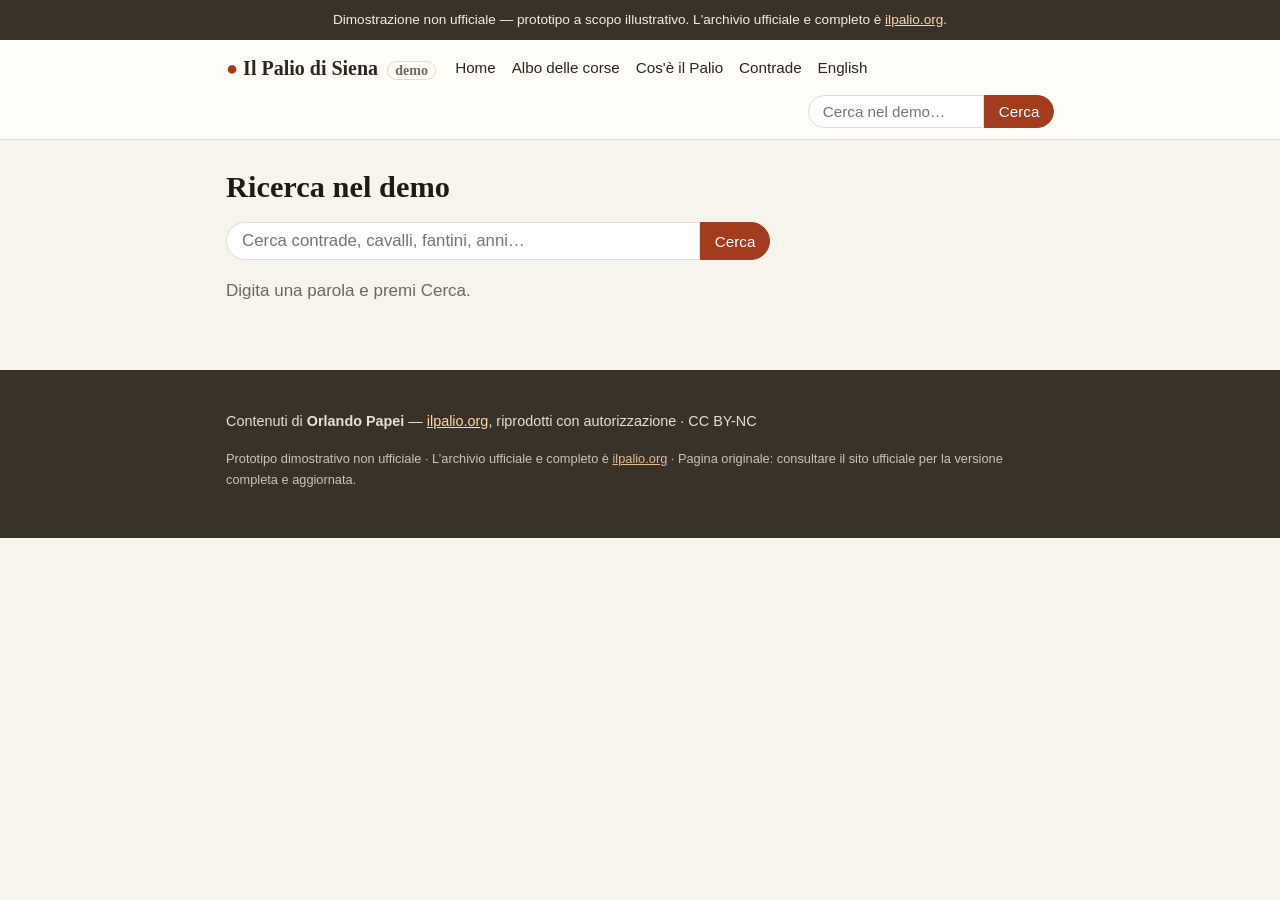
<file: cerca.html>
<!DOCTYPE html>
<html lang="it">
<head>
<meta charset="utf-8">
<meta name="robots" content="noindex,nofollow">
<meta name="viewport" content="width=device-width, initial-scale=1">
<title>Ricerca — Il Palio di Siena (demo)</title>
<meta name="description" content="Dimostrazione moderna dell'archivio ilpalio.org di Orlando Papei sul Palio di Siena.">
<link rel="stylesheet" href="assets/style.css">
</head>
<body>
<div class="demo-banner">Dimostrazione non ufficiale — prototipo a scopo illustrativo. L'archivio ufficiale e completo è <a href="https://www.ilpalio.org/">ilpalio.org</a>.</div>
<header class="site-header">
  <div class="wrap header-in">
    <a class="brand" href="index.html"><span class="brand-mark">&#9679;</span> Il Palio di Siena <em>demo</em></a>
    <nav class="main-nav">
      <a href="index.html">Home</a>
      <a href="albo.html">Albo delle corse</a>
      <a href="cose-il-palio.html">Cos'&egrave; il Palio</a>
      <a href="contrade.html">Contrade</a>
      <a href="english.html">English</a>
    </nav>
    <form class="searchbox" action="cerca.html" method="get" role="search">
      <input type="search" name="q" placeholder="Cerca nel demo…" aria-label="Cerca">
      <button type="submit">Cerca</button>
    </form>
  </div>
</header>
<main class="wrap">

<h1>Ricerca nel demo</h1>
<form class="searchbox big" action="cerca.html" method="get" role="search">
  <input type="search" name="q" id="q" placeholder="Cerca contrade, cavalli, fantini, anni…" aria-label="Cerca">
  <button type="submit">Cerca</button>
</form>
<div id="results"><p class="muted">Digita una parola e premi Cerca.</p></div>
</main>
<footer class="site-footer">
  <div class="wrap">
    <p>Contenuti di <strong>Orlando Papei</strong> — <a href="https://www.ilpalio.org/">ilpalio.org</a>, riprodotti con autorizzazione · CC BY-NC</p>
    <p class="fine">Prototipo dimostrativo non ufficiale · L’archivio ufficiale e completo è <a href="https://www.ilpalio.org/">ilpalio.org</a> · Pagina originale: consultare il sito ufficiale per la versione completa e aggiornata.</p>
  </div>
</footer>
<script src="assets/app.js"></script>
</body>
</html>
</file>
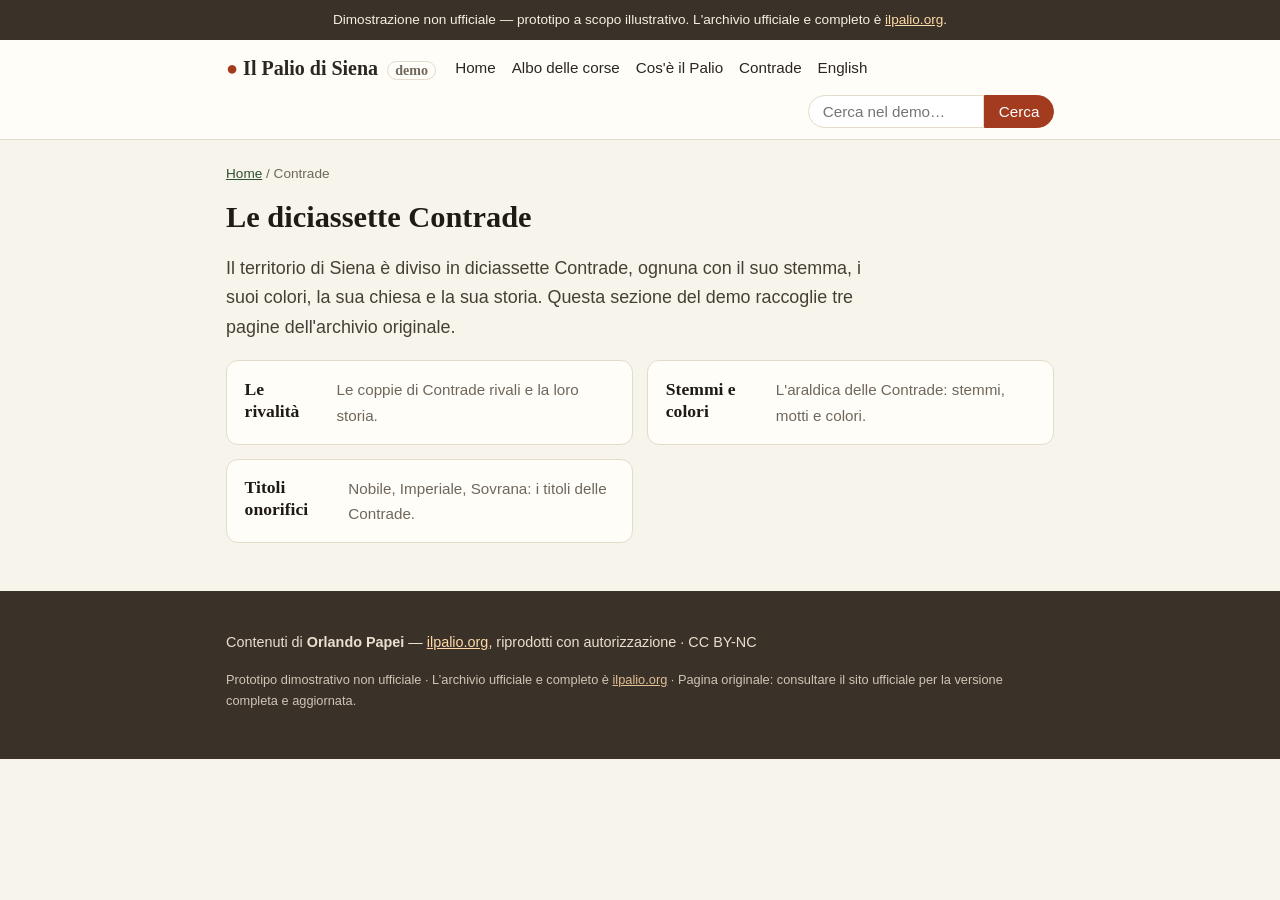
<file: contrade.html>
<!DOCTYPE html>
<html lang="it">
<head>
<meta charset="utf-8">
<meta name="robots" content="noindex,nofollow">
<meta name="viewport" content="width=device-width, initial-scale=1">
<title>Le Contrade — Il Palio di Siena (demo)</title>
<meta name="description" content="Dimostrazione moderna dell'archivio ilpalio.org di Orlando Papei sul Palio di Siena.">
<link rel="stylesheet" href="assets/style.css">
</head>
<body>
<div class="demo-banner">Dimostrazione non ufficiale — prototipo a scopo illustrativo. L'archivio ufficiale e completo è <a href="https://www.ilpalio.org/">ilpalio.org</a>.</div>
<header class="site-header">
  <div class="wrap header-in">
    <a class="brand" href="index.html"><span class="brand-mark">&#9679;</span> Il Palio di Siena <em>demo</em></a>
    <nav class="main-nav">
      <a href="index.html">Home</a>
      <a href="albo.html">Albo delle corse</a>
      <a href="cose-il-palio.html">Cos'&egrave; il Palio</a>
      <a href="contrade.html">Contrade</a>
      <a href="english.html">English</a>
    </nav>
    <form class="searchbox" action="cerca.html" method="get" role="search">
      <input type="search" name="q" placeholder="Cerca nel demo…" aria-label="Cerca">
      <button type="submit">Cerca</button>
    </form>
  </div>
</header>
<main class="wrap">

<nav class="crumbs"><a href="index.html">Home</a> / Contrade</nav>
<h1>Le diciassette Contrade</h1>
<p class="lede">Il territorio di Siena è diviso in diciassette Contrade, ognuna con il suo stemma, i suoi colori, la sua chiesa e la sua storia. Questa sezione del demo raccoglie tre pagine dell'archivio originale.</p>
<div class="cards">
  <a class="card" href="rivali.html"><h3>Le rivalità</h3><p>Le coppie di Contrade rivali e la loro storia.</p></a>
  <a class="card" href="araldica.html"><h3>Stemmi e colori</h3><p>L'araldica delle Contrade: stemmi, motti e colori.</p></a>
  <a class="card" href="titoli.html"><h3>Titoli onorifici</h3><p>Nobile, Imperiale, Sovrana: i titoli delle Contrade.</p></a>
</div>
</main>
<footer class="site-footer">
  <div class="wrap">
    <p>Contenuti di <strong>Orlando Papei</strong> — <a href="https://www.ilpalio.org/">ilpalio.org</a>, riprodotti con autorizzazione · CC BY-NC</p>
    <p class="fine">Prototipo dimostrativo non ufficiale · L’archivio ufficiale e completo è <a href="https://www.ilpalio.org/">ilpalio.org</a> · Pagina originale: consultare il sito ufficiale per la versione completa e aggiornata.</p>
  </div>
</footer>
<script src="assets/app.js"></script>
</body>
</html>
</file>
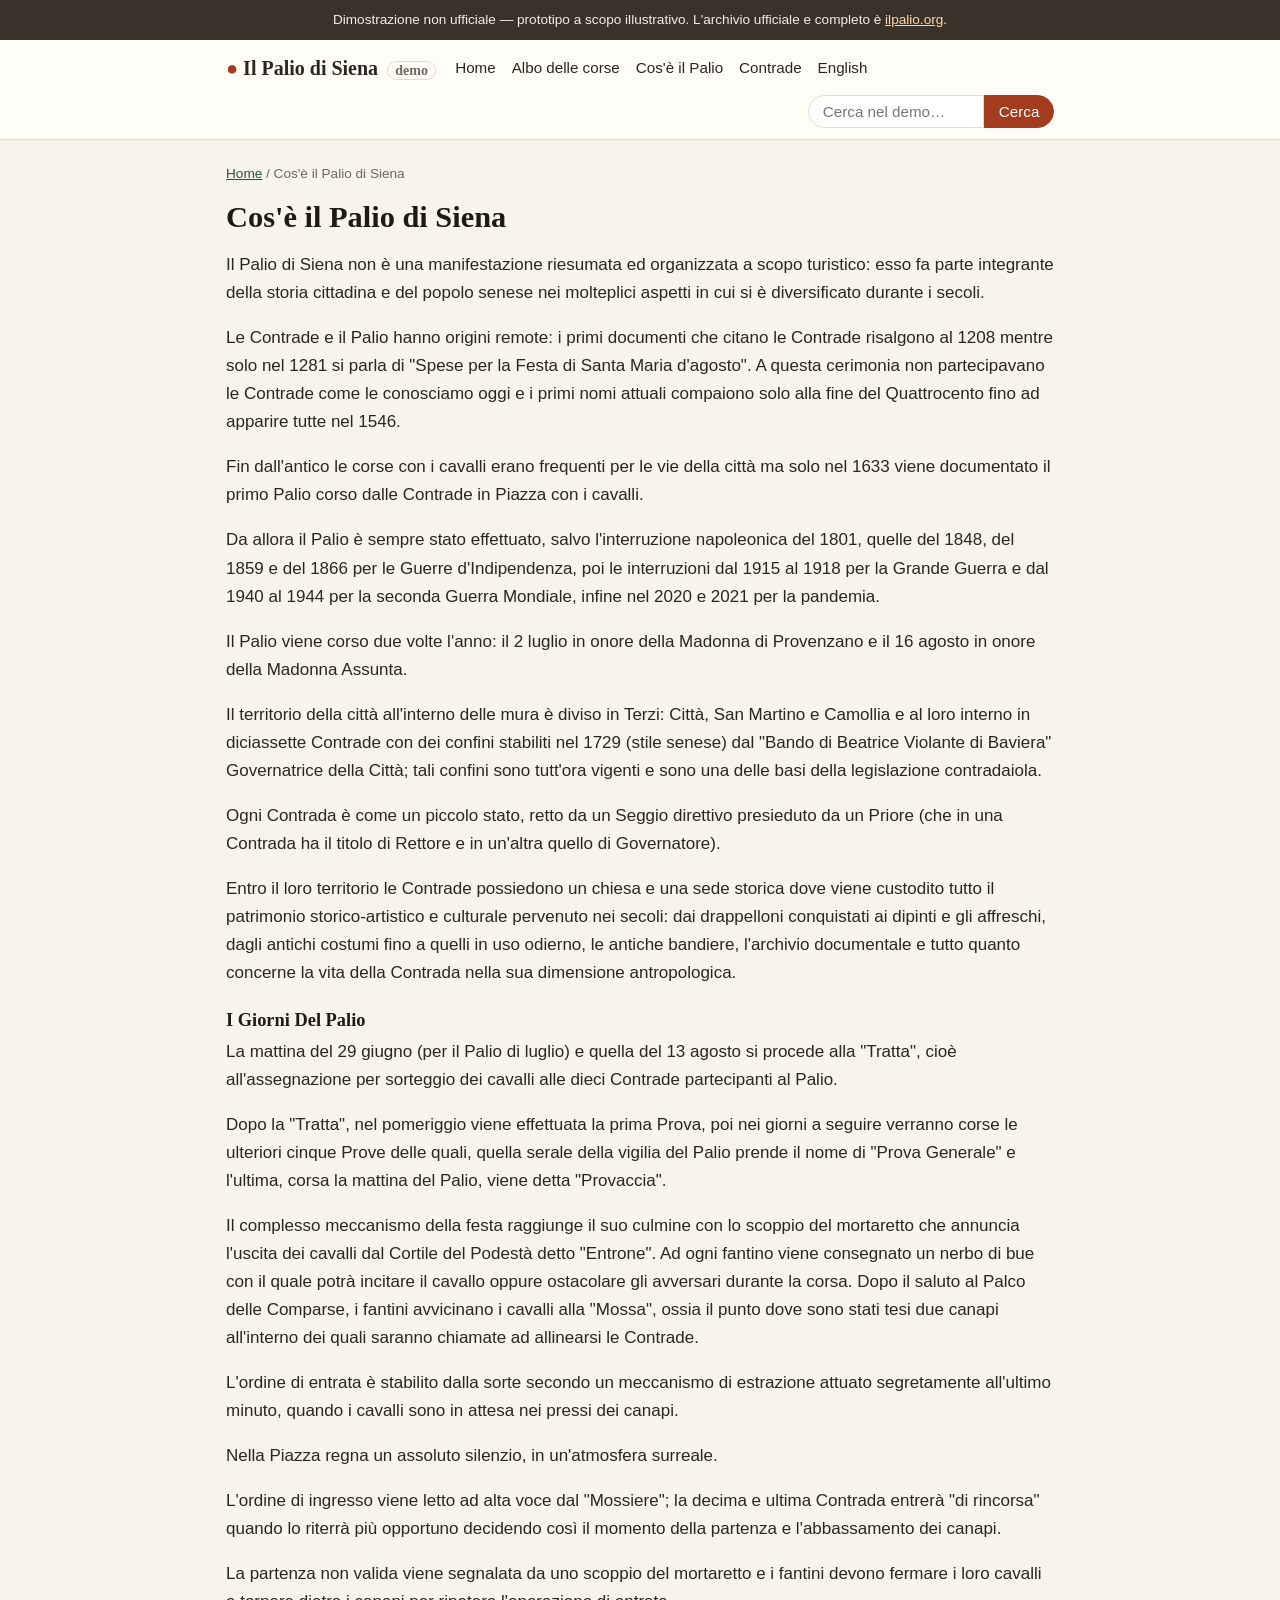
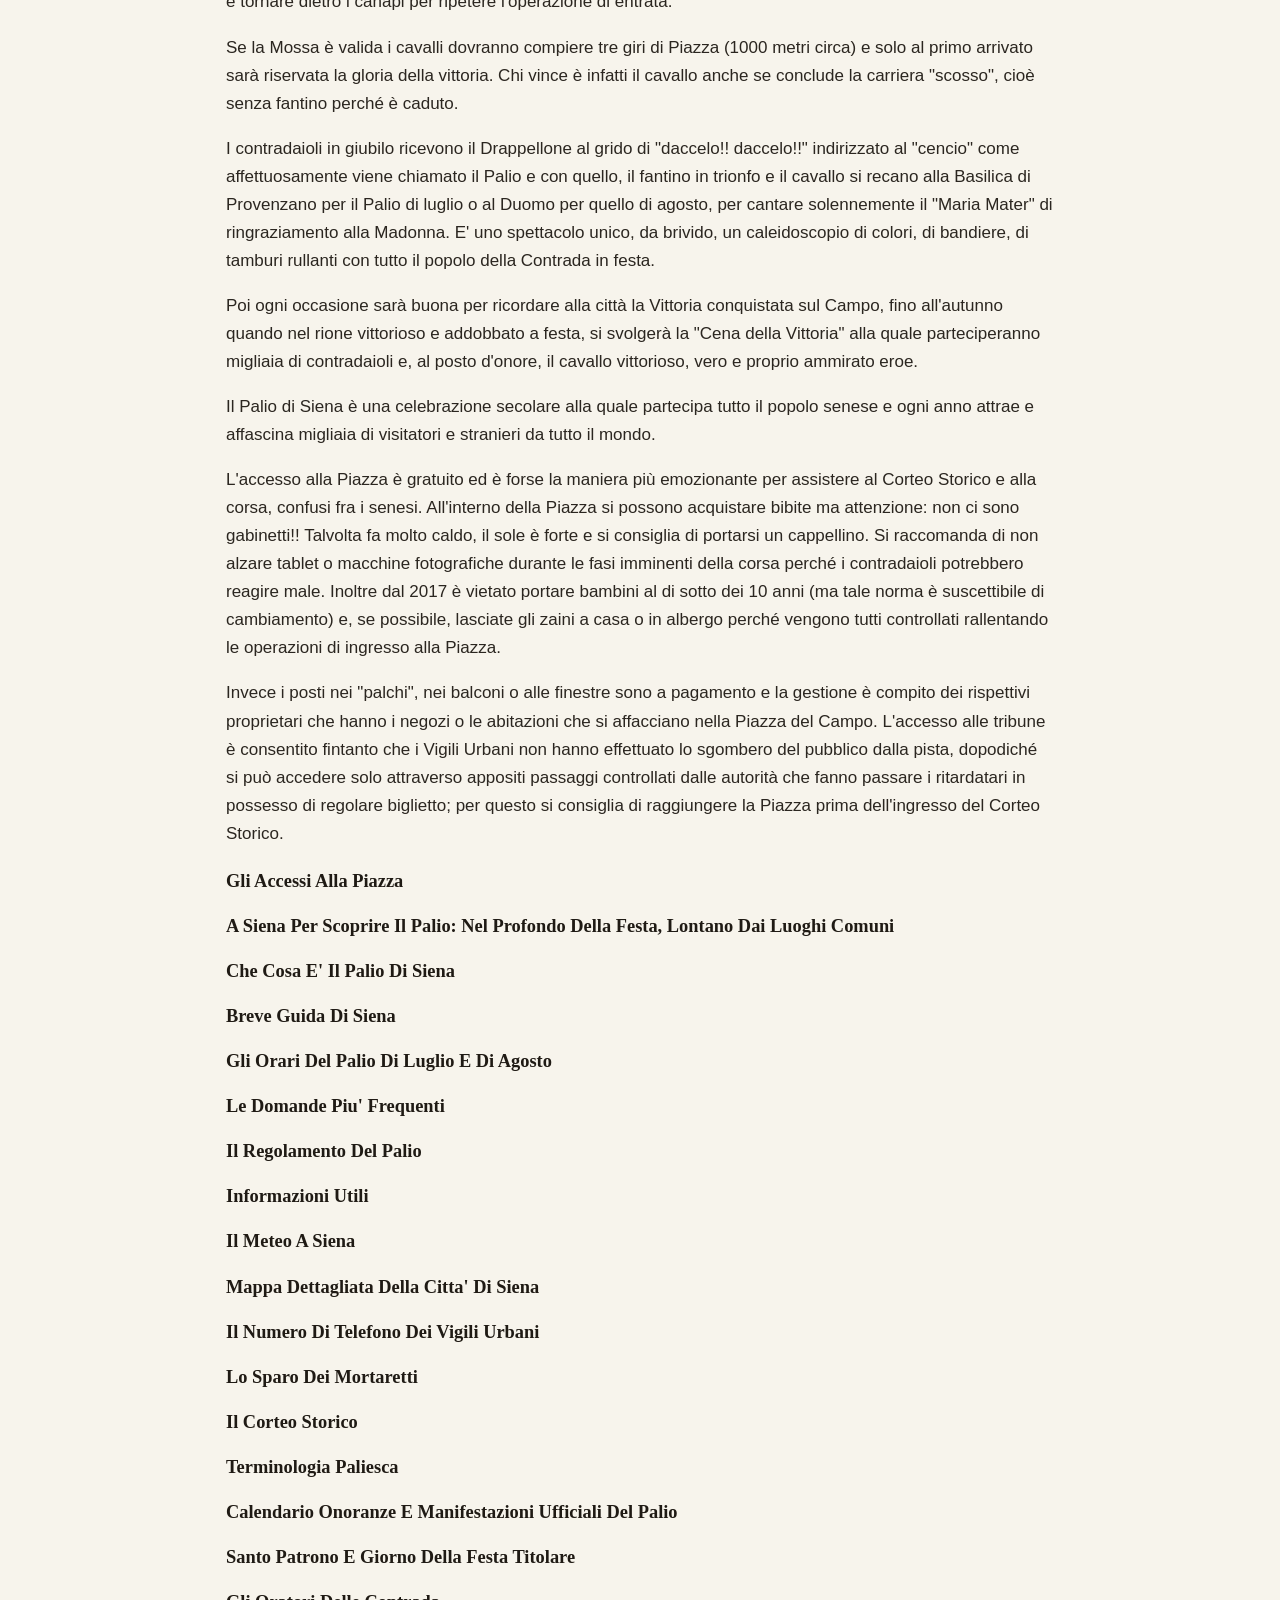
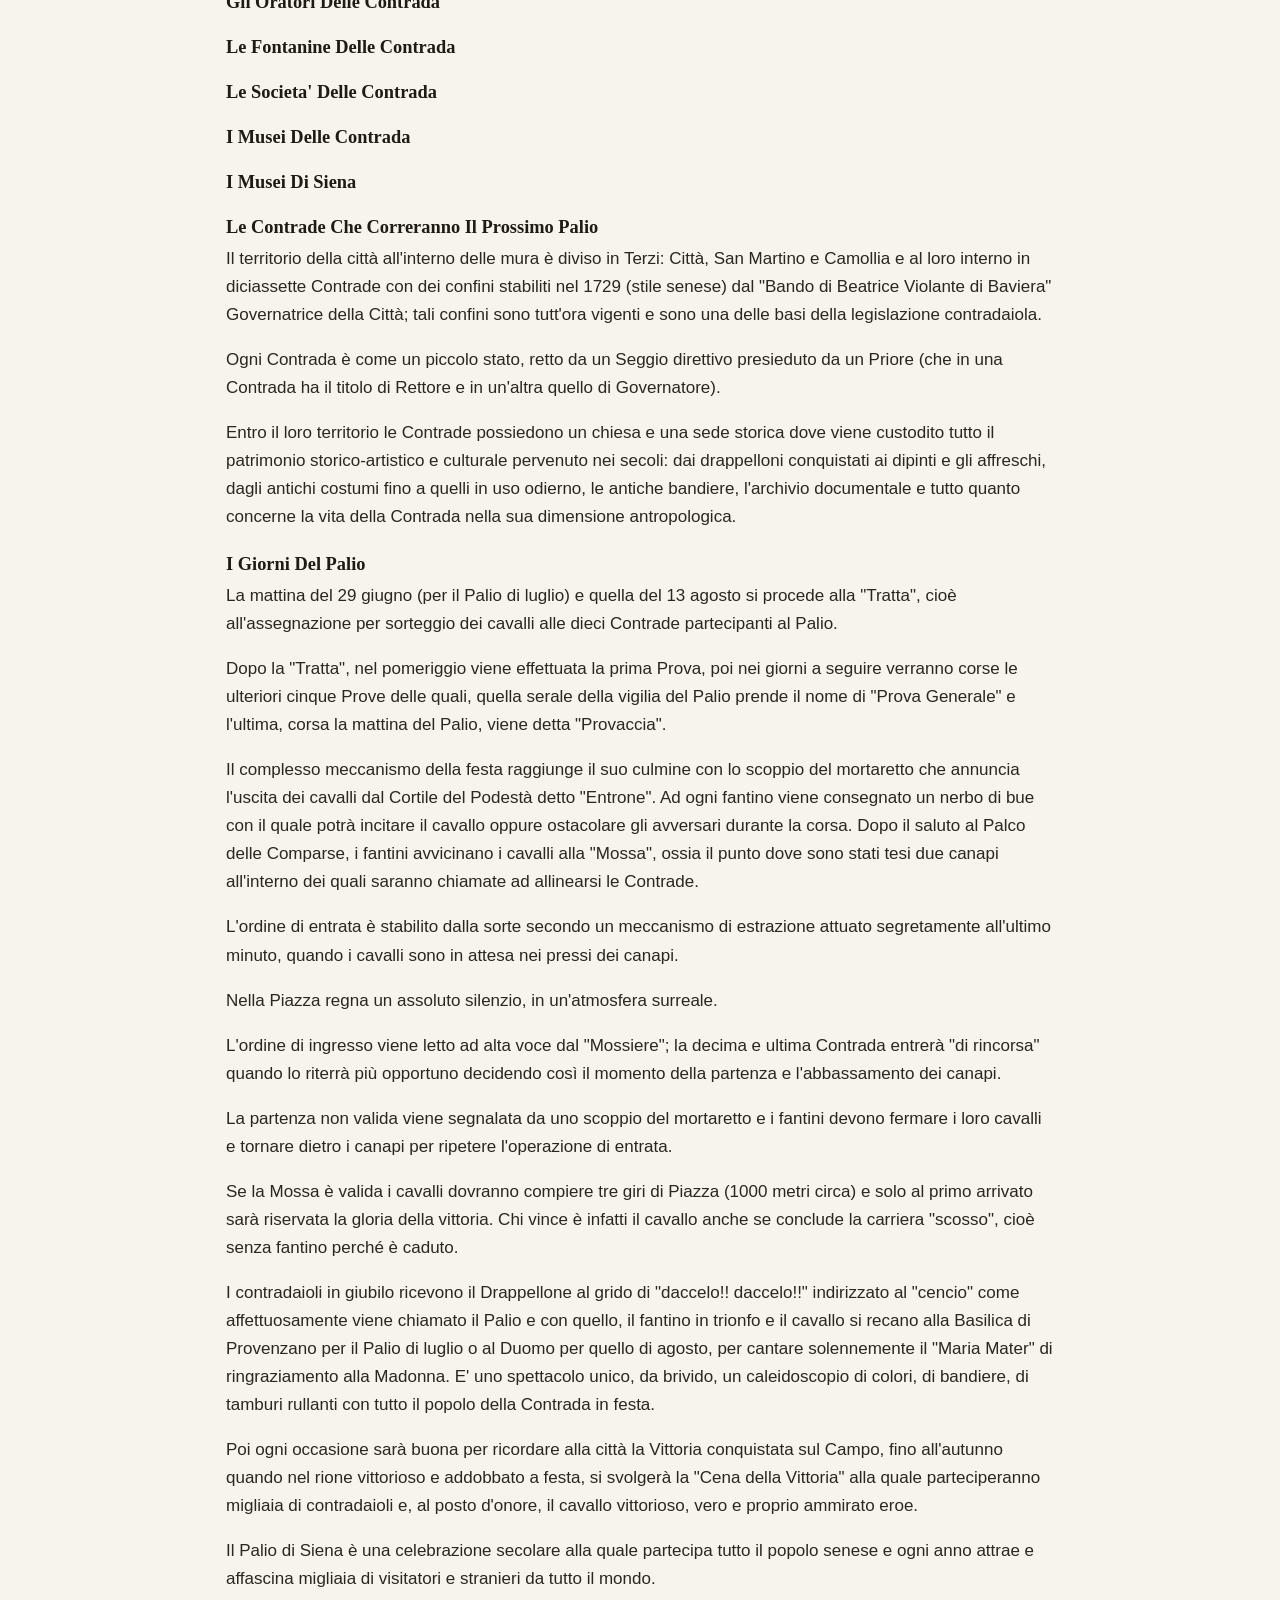
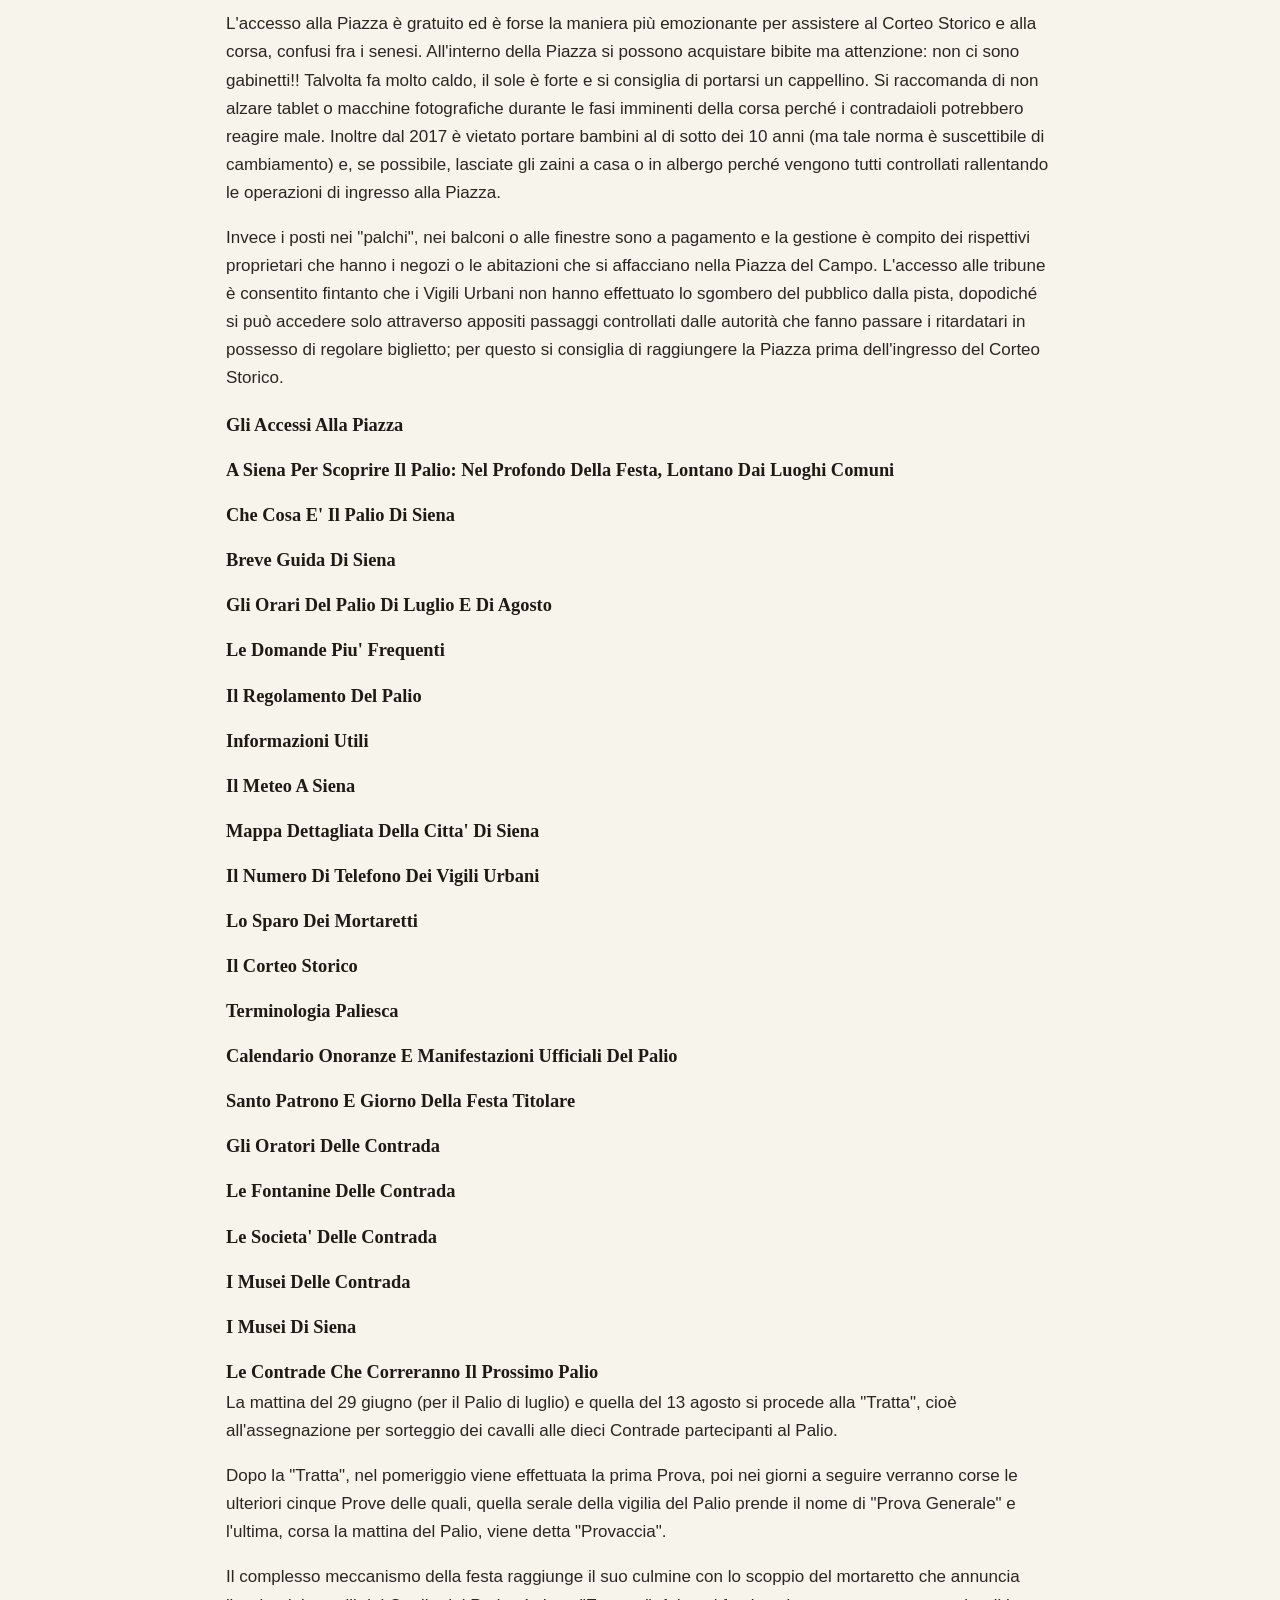
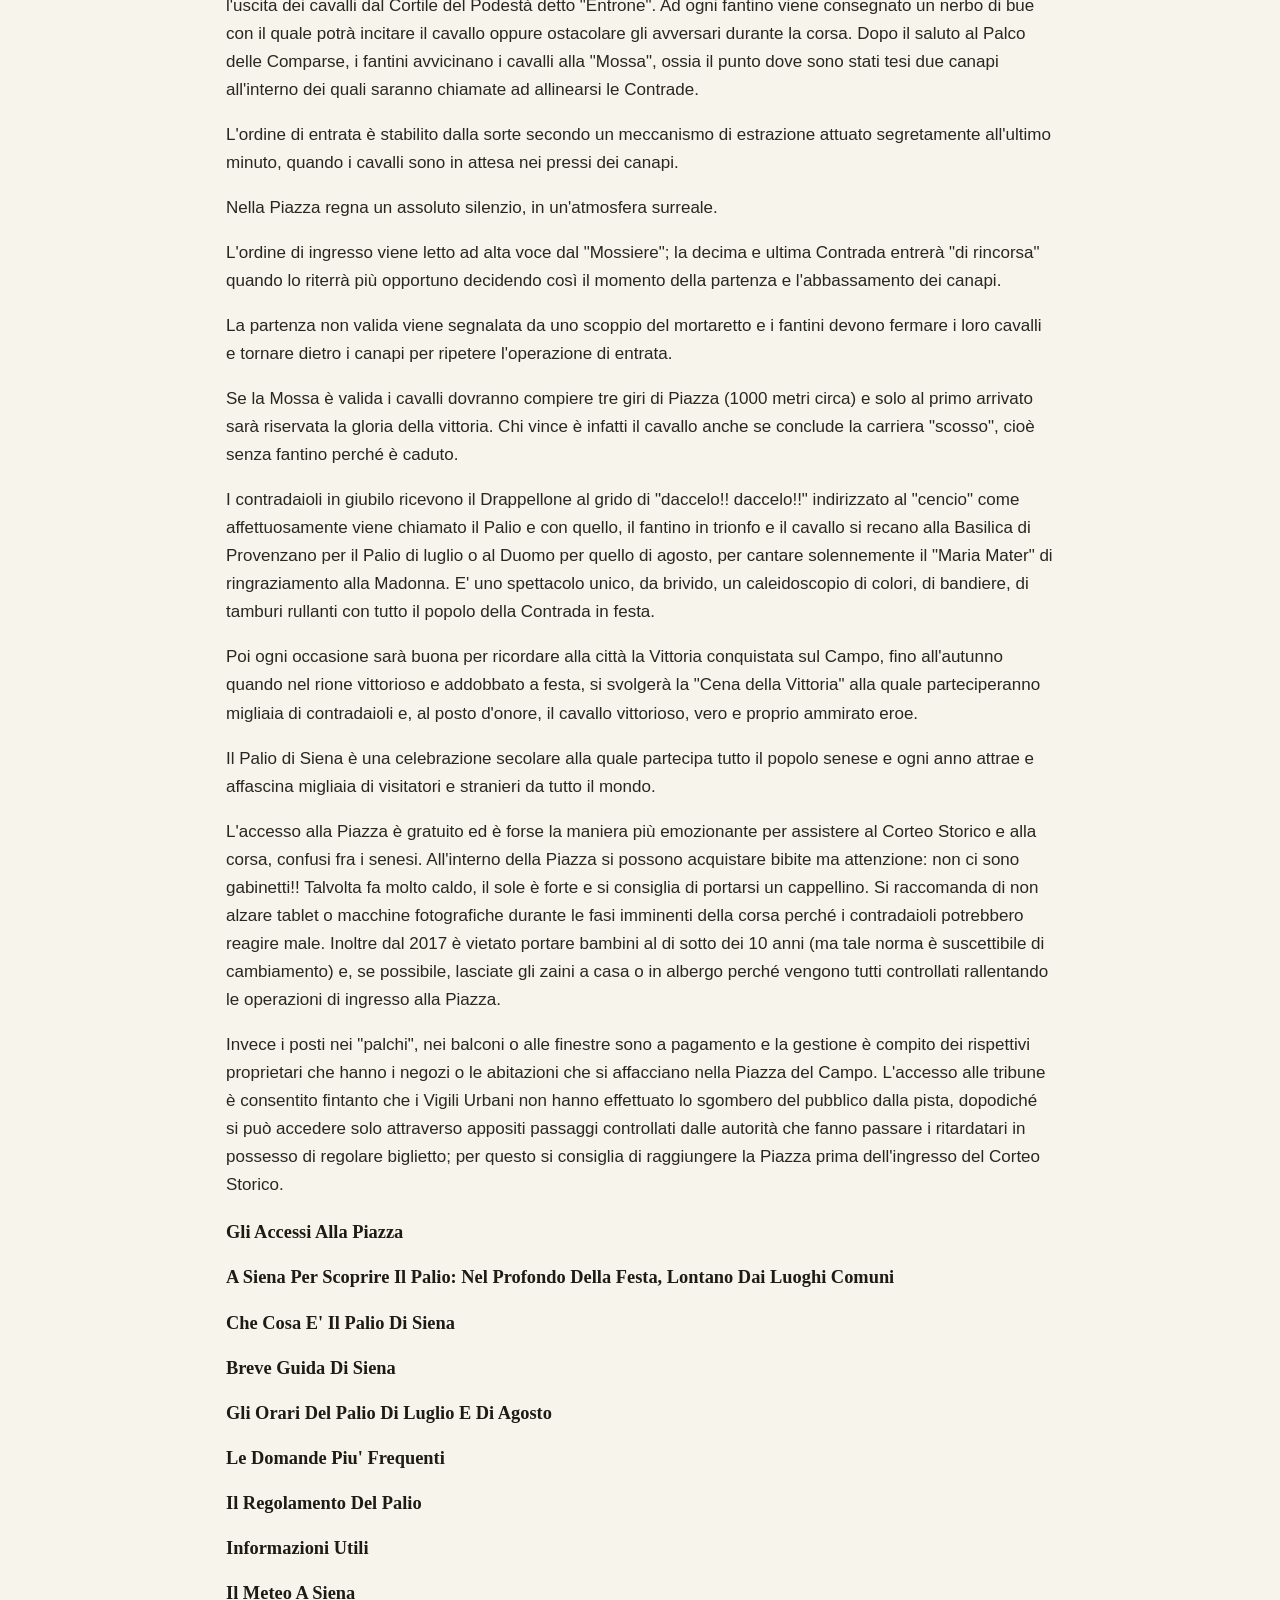
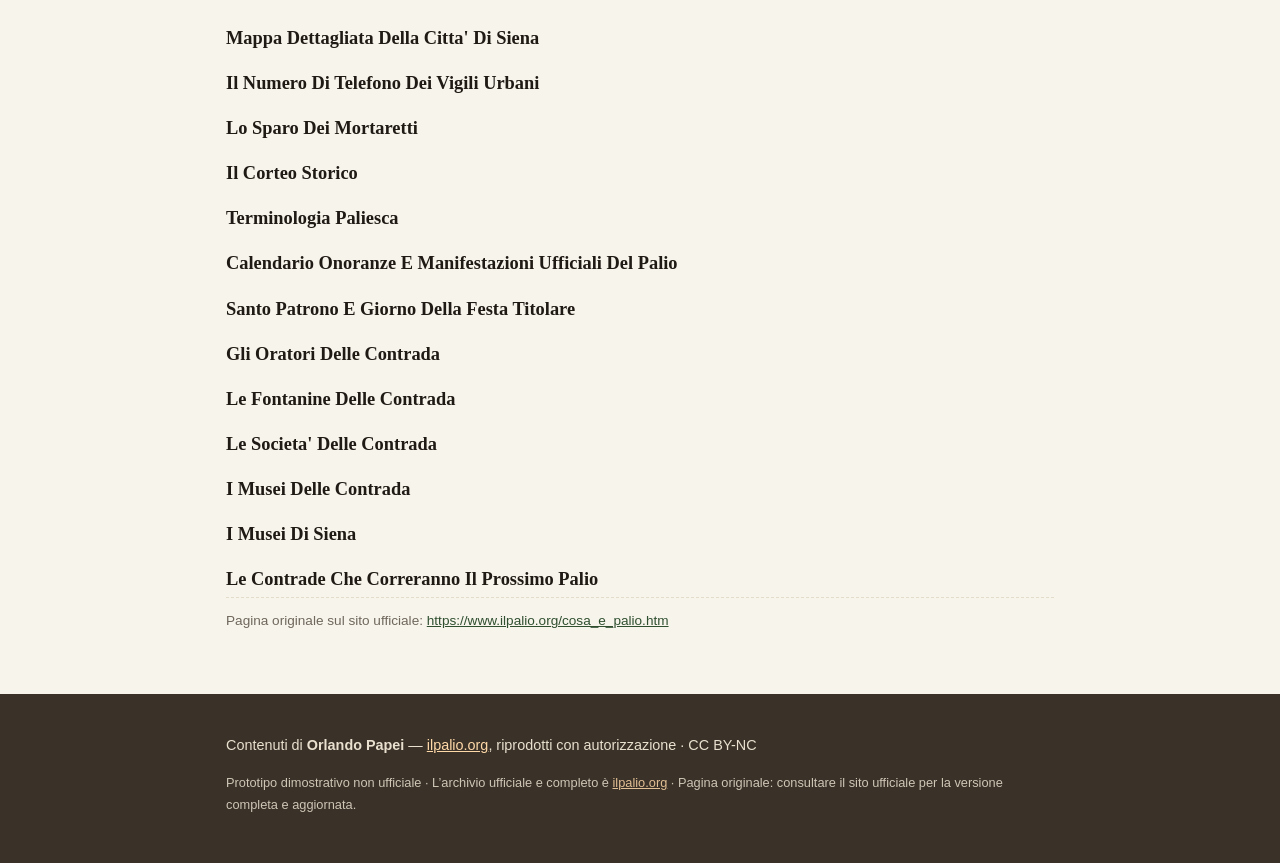
<file: cose-il-palio.html>
<!DOCTYPE html>
<html lang="it">
<head>
<meta charset="utf-8">
<meta name="robots" content="noindex,nofollow">
<meta name="viewport" content="width=device-width, initial-scale=1">
<title>Cos'è il Palio di Siena — Il Palio di Siena (demo)</title>
<meta name="description" content="Dimostrazione moderna dell'archivio ilpalio.org di Orlando Papei sul Palio di Siena.">
<link rel="stylesheet" href="assets/style.css">
</head>
<body>
<div class="demo-banner">Dimostrazione non ufficiale — prototipo a scopo illustrativo. L'archivio ufficiale e completo è <a href="https://www.ilpalio.org/">ilpalio.org</a>.</div>
<header class="site-header">
  <div class="wrap header-in">
    <a class="brand" href="index.html"><span class="brand-mark">&#9679;</span> Il Palio di Siena <em>demo</em></a>
    <nav class="main-nav">
      <a href="index.html">Home</a>
      <a href="albo.html">Albo delle corse</a>
      <a href="cose-il-palio.html">Cos'&egrave; il Palio</a>
      <a href="contrade.html">Contrade</a>
      <a href="english.html">English</a>
    </nav>
    <form class="searchbox" action="cerca.html" method="get" role="search">
      <input type="search" name="q" placeholder="Cerca nel demo…" aria-label="Cerca">
      <button type="submit">Cerca</button>
    </form>
  </div>
</header>
<main class="wrap">

<nav class="crumbs"><a href="index.html">Home</a> / Cos'è il Palio di Siena</nav>
<article class="prose">
  <h1>Cos'è il Palio di Siena</h1>
  <p>Il Palio di Siena non è una manifestazione riesumata ed organizzata a scopo turistico: esso fa parte integrante della storia cittadina e del popolo senese nei molteplici aspetti in cui si è diversificato durante i secoli.</p>
<p>Le Contrade e il Palio hanno origini remote: i primi documenti che citano le Contrade risalgono al 1208 mentre solo nel 1281 si parla di "Spese per la Festa di Santa Maria d'agosto". A questa cerimonia non partecipavano le Contrade come le conosciamo oggi e i primi nomi attuali compaiono solo alla fine del Quattrocento fino ad apparire tutte nel 1546.</p>
<p>Fin dall'antico le corse con i cavalli erano frequenti per le vie della città ma solo nel 1633 viene documentato il primo Palio corso dalle Contrade in Piazza con i cavalli.</p>
<p>Da allora il Palio è sempre stato effettuato, salvo l'interruzione napoleonica del 1801, quelle del 1848, del 1859 e del 1866 per le Guerre d'Indipendenza, poi le interruzioni dal 1915 al 1918 per la Grande Guerra e dal 1940 al 1944 per la seconda Guerra Mondiale, infine nel 2020 e 2021 per la pandemia.</p>
<p>Il Palio viene corso due volte l'anno: il 2 luglio in onore della Madonna di Provenzano e il 16 agosto in onore della Madonna Assunta.</p>
<p>Il territorio della città all'interno delle mura è diviso in Terzi: Città, San Martino e Camollia e al loro interno in diciassette Contrade con dei confini stabiliti nel 1729 (stile senese) dal "Bando di Beatrice Violante di Baviera" Governatrice della Città; tali confini sono tutt'ora vigenti e sono una delle basi della legislazione contradaiola.</p>
<p>Ogni Contrada è come un piccolo stato, retto da un Seggio direttivo presieduto da un Priore (che in una Contrada ha il titolo di Rettore e in un'altra quello di Governatore).</p>
<p>Entro il loro territorio le Contrade possiedono un chiesa e una sede storica dove viene custodito tutto il patrimonio storico-artistico e culturale pervenuto nei secoli: dai drappelloni conquistati ai dipinti e gli affreschi, dagli antichi costumi fino a quelli in uso odierno, le antiche bandiere, l'archivio documentale e tutto quanto concerne la vita della Contrada nella sua dimensione antropologica.</p>
<h3>I Giorni Del Palio</h3>
<p>La mattina del 29 giugno (per il Palio di luglio) e quella del 13 agosto si procede alla "Tratta", cioè all'assegnazione per sorteggio dei cavalli alle dieci Contrade partecipanti al Palio.</p>
<p>Dopo la "Tratta", nel pomeriggio viene effettuata la prima Prova, poi nei giorni a seguire verranno corse le ulteriori cinque Prove delle quali, quella serale della vigilia del Palio prende il nome di "Prova Generale" e l'ultima, corsa la mattina del Palio, viene detta "Provaccia".</p>
<p>Il complesso meccanismo della festa raggiunge il suo culmine con lo scoppio del mortaretto che annuncia l'uscita dei cavalli dal Cortile del Podestà detto "Entrone". Ad ogni fantino viene consegnato un nerbo di bue con il quale potrà incitare il cavallo oppure ostacolare gli avversari durante la corsa. Dopo il saluto al Palco delle Comparse, i fantini avvicinano i cavalli alla "Mossa", ossia il punto dove sono stati tesi due canapi all'interno dei quali saranno chiamate ad allinearsi le Contrade.</p>
<p>L'ordine di entrata è stabilito dalla sorte secondo un meccanismo di estrazione attuato segretamente all'ultimo minuto, quando i cavalli sono in attesa nei pressi dei canapi.</p>
<p>Nella Piazza regna un assoluto silenzio, in un'atmosfera surreale.</p>
<p>L'ordine di ingresso viene letto ad alta voce dal "Mossiere"; la decima e ultima Contrada entrerà "di rincorsa" quando lo riterrà più opportuno decidendo così il momento della partenza e l'abbassamento dei canapi.</p>
<p>La partenza non valida viene segnalata da uno scoppio del mortaretto e i fantini devono fermare i loro cavalli e tornare dietro i canapi per ripetere l'operazione di entrata.</p>
<p>Se la Mossa è valida i cavalli dovranno compiere tre giri di Piazza (1000 metri circa) e solo al primo arrivato sarà riservata la gloria della vittoria. Chi vince è infatti il cavallo anche se conclude la carriera "scosso", cioè senza fantino perché è caduto.</p>
<p>I contradaioli in giubilo ricevono il Drappellone al grido di "daccelo!! daccelo!!" indirizzato al "cencio" come affettuosamente viene chiamato il Palio e con quello, il fantino in trionfo e il cavallo si recano alla Basilica di Provenzano per il Palio di luglio o al Duomo per quello di agosto, per cantare solennemente il "Maria Mater" di ringraziamento alla Madonna. E' uno spettacolo unico, da brivido, un caleidoscopio di colori, di bandiere, di tamburi rullanti con tutto il popolo della Contrada in festa.</p>
<p>Poi ogni occasione sarà buona per ricordare alla città la Vittoria conquistata sul Campo, fino all'autunno quando nel rione vittorioso e addobbato a festa, si svolgerà la "Cena della Vittoria" alla quale parteciperanno migliaia di contradaioli e, al posto d'onore, il cavallo vittorioso, vero e proprio ammirato eroe.</p>
<p>Il Palio di Siena è una celebrazione secolare alla quale partecipa tutto il popolo senese e ogni anno attrae e affascina migliaia di visitatori e stranieri da tutto il mondo.</p>
<p>L'accesso alla Piazza è gratuito ed è forse la maniera più emozionante per assistere al Corteo Storico e alla corsa, confusi fra i senesi. All'interno della Piazza si possono acquistare bibite ma attenzione: non ci sono gabinetti!! Talvolta fa molto caldo, il sole è forte e si consiglia di portarsi un cappellino. Si raccomanda di non alzare tablet o macchine fotografiche durante le fasi imminenti della corsa perché i contradaioli potrebbero reagire male. Inoltre dal 2017 è vietato portare bambini al di sotto dei 10 anni (ma tale norma è suscettibile di cambiamento) e, se possibile, lasciate gli zaini a casa o in albergo perché vengono tutti controllati rallentando le operazioni di ingresso alla Piazza.</p>
<p>Invece i posti nei "palchi", nei balconi o alle finestre sono a pagamento e la gestione è compito dei rispettivi proprietari che hanno i negozi o le abitazioni che si affacciano nella Piazza del Campo. L'accesso alle tribune è consentito fintanto che i Vigili Urbani non hanno effettuato lo sgombero del pubblico dalla pista, dopodiché si può accedere solo attraverso appositi passaggi controllati dalle autorità che fanno passare i ritardatari in possesso di regolare biglietto; per questo si consiglia di raggiungere la Piazza prima dell'ingresso del Corteo Storico.</p>
<h3>Gli Accessi Alla Piazza</h3>
<h3>A Siena Per Scoprire Il Palio: Nel Profondo Della Festa, Lontano Dai Luoghi Comuni</h3>
<h3>Che Cosa E' Il Palio Di Siena</h3>
<h3>Breve Guida Di Siena</h3>
<h3>Gli Orari Del Palio Di Luglio E Di Agosto</h3>
<h3>Le Domande Piu' Frequenti</h3>
<h3>Il Regolamento Del Palio</h3>
<h3>Informazioni Utili</h3>
<h3>Il Meteo A Siena</h3>
<h3>Mappa Dettagliata Della Citta' Di Siena</h3>
<h3>Il Numero Di Telefono Dei Vigili Urbani</h3>
<h3>Lo Sparo Dei Mortaretti</h3>
<h3>Il Corteo Storico</h3>
<h3>Terminologia Paliesca</h3>
<h3>Calendario Onoranze E Manifestazioni Ufficiali Del Palio</h3>
<h3>Santo Patrono E Giorno Della Festa Titolare</h3>
<h3>Gli Oratori Delle Contrada</h3>
<h3>Le Fontanine Delle Contrada</h3>
<h3>Le Societa' Delle Contrada</h3>
<h3>I Musei Delle Contrada</h3>
<h3>I Musei Di Siena</h3>
<h3>Le Contrade Che Correranno Il Prossimo Palio</h3>
<p>Il territorio della città all'interno delle mura è diviso in Terzi: Città, San Martino e Camollia e al loro interno in diciassette Contrade con dei confini stabiliti nel 1729 (stile senese) dal "Bando di Beatrice Violante di Baviera" Governatrice della Città; tali confini sono tutt'ora vigenti e sono una delle basi della legislazione contradaiola.</p>
<p>Ogni Contrada è come un piccolo stato, retto da un Seggio direttivo presieduto da un Priore (che in una Contrada ha il titolo di Rettore e in un'altra quello di Governatore).</p>
<p>Entro il loro territorio le Contrade possiedono un chiesa e una sede storica dove viene custodito tutto il patrimonio storico-artistico e culturale pervenuto nei secoli: dai drappelloni conquistati ai dipinti e gli affreschi, dagli antichi costumi fino a quelli in uso odierno, le antiche bandiere, l'archivio documentale e tutto quanto concerne la vita della Contrada nella sua dimensione antropologica.</p>
<h3>I Giorni Del Palio</h3>
<p>La mattina del 29 giugno (per il Palio di luglio) e quella del 13 agosto si procede alla "Tratta", cioè all'assegnazione per sorteggio dei cavalli alle dieci Contrade partecipanti al Palio.</p>
<p>Dopo la "Tratta", nel pomeriggio viene effettuata la prima Prova, poi nei giorni a seguire verranno corse le ulteriori cinque Prove delle quali, quella serale della vigilia del Palio prende il nome di "Prova Generale" e l'ultima, corsa la mattina del Palio, viene detta "Provaccia".</p>
<p>Il complesso meccanismo della festa raggiunge il suo culmine con lo scoppio del mortaretto che annuncia l'uscita dei cavalli dal Cortile del Podestà detto "Entrone". Ad ogni fantino viene consegnato un nerbo di bue con il quale potrà incitare il cavallo oppure ostacolare gli avversari durante la corsa. Dopo il saluto al Palco delle Comparse, i fantini avvicinano i cavalli alla "Mossa", ossia il punto dove sono stati tesi due canapi all'interno dei quali saranno chiamate ad allinearsi le Contrade.</p>
<p>L'ordine di entrata è stabilito dalla sorte secondo un meccanismo di estrazione attuato segretamente all'ultimo minuto, quando i cavalli sono in attesa nei pressi dei canapi.</p>
<p>Nella Piazza regna un assoluto silenzio, in un'atmosfera surreale.</p>
<p>L'ordine di ingresso viene letto ad alta voce dal "Mossiere"; la decima e ultima Contrada entrerà "di rincorsa" quando lo riterrà più opportuno decidendo così il momento della partenza e l'abbassamento dei canapi.</p>
<p>La partenza non valida viene segnalata da uno scoppio del mortaretto e i fantini devono fermare i loro cavalli e tornare dietro i canapi per ripetere l'operazione di entrata.</p>
<p>Se la Mossa è valida i cavalli dovranno compiere tre giri di Piazza (1000 metri circa) e solo al primo arrivato sarà riservata la gloria della vittoria. Chi vince è infatti il cavallo anche se conclude la carriera "scosso", cioè senza fantino perché è caduto.</p>
<p>I contradaioli in giubilo ricevono il Drappellone al grido di "daccelo!! daccelo!!" indirizzato al "cencio" come affettuosamente viene chiamato il Palio e con quello, il fantino in trionfo e il cavallo si recano alla Basilica di Provenzano per il Palio di luglio o al Duomo per quello di agosto, per cantare solennemente il "Maria Mater" di ringraziamento alla Madonna. E' uno spettacolo unico, da brivido, un caleidoscopio di colori, di bandiere, di tamburi rullanti con tutto il popolo della Contrada in festa.</p>
<p>Poi ogni occasione sarà buona per ricordare alla città la Vittoria conquistata sul Campo, fino all'autunno quando nel rione vittorioso e addobbato a festa, si svolgerà la "Cena della Vittoria" alla quale parteciperanno migliaia di contradaioli e, al posto d'onore, il cavallo vittorioso, vero e proprio ammirato eroe.</p>
<p>Il Palio di Siena è una celebrazione secolare alla quale partecipa tutto il popolo senese e ogni anno attrae e affascina migliaia di visitatori e stranieri da tutto il mondo.</p>
<p>L'accesso alla Piazza è gratuito ed è forse la maniera più emozionante per assistere al Corteo Storico e alla corsa, confusi fra i senesi. All'interno della Piazza si possono acquistare bibite ma attenzione: non ci sono gabinetti!! Talvolta fa molto caldo, il sole è forte e si consiglia di portarsi un cappellino. Si raccomanda di non alzare tablet o macchine fotografiche durante le fasi imminenti della corsa perché i contradaioli potrebbero reagire male. Inoltre dal 2017 è vietato portare bambini al di sotto dei 10 anni (ma tale norma è suscettibile di cambiamento) e, se possibile, lasciate gli zaini a casa o in albergo perché vengono tutti controllati rallentando le operazioni di ingresso alla Piazza.</p>
<p>Invece i posti nei "palchi", nei balconi o alle finestre sono a pagamento e la gestione è compito dei rispettivi proprietari che hanno i negozi o le abitazioni che si affacciano nella Piazza del Campo. L'accesso alle tribune è consentito fintanto che i Vigili Urbani non hanno effettuato lo sgombero del pubblico dalla pista, dopodiché si può accedere solo attraverso appositi passaggi controllati dalle autorità che fanno passare i ritardatari in possesso di regolare biglietto; per questo si consiglia di raggiungere la Piazza prima dell'ingresso del Corteo Storico.</p>
<h3>Gli Accessi Alla Piazza</h3>
<h3>A Siena Per Scoprire Il Palio: Nel Profondo Della Festa, Lontano Dai Luoghi Comuni</h3>
<h3>Che Cosa E' Il Palio Di Siena</h3>
<h3>Breve Guida Di Siena</h3>
<h3>Gli Orari Del Palio Di Luglio E Di Agosto</h3>
<h3>Le Domande Piu' Frequenti</h3>
<h3>Il Regolamento Del Palio</h3>
<h3>Informazioni Utili</h3>
<h3>Il Meteo A Siena</h3>
<h3>Mappa Dettagliata Della Citta' Di Siena</h3>
<h3>Il Numero Di Telefono Dei Vigili Urbani</h3>
<h3>Lo Sparo Dei Mortaretti</h3>
<h3>Il Corteo Storico</h3>
<h3>Terminologia Paliesca</h3>
<h3>Calendario Onoranze E Manifestazioni Ufficiali Del Palio</h3>
<h3>Santo Patrono E Giorno Della Festa Titolare</h3>
<h3>Gli Oratori Delle Contrada</h3>
<h3>Le Fontanine Delle Contrada</h3>
<h3>Le Societa' Delle Contrada</h3>
<h3>I Musei Delle Contrada</h3>
<h3>I Musei Di Siena</h3>
<h3>Le Contrade Che Correranno Il Prossimo Palio</h3>
<p>La mattina del 29 giugno (per il Palio di luglio) e quella del 13 agosto si procede alla "Tratta", cioè all'assegnazione per sorteggio dei cavalli alle dieci Contrade partecipanti al Palio.</p>
<p>Dopo la "Tratta", nel pomeriggio viene effettuata la prima Prova, poi nei giorni a seguire verranno corse le ulteriori cinque Prove delle quali, quella serale della vigilia del Palio prende il nome di "Prova Generale" e l'ultima, corsa la mattina del Palio, viene detta "Provaccia".</p>
<p>Il complesso meccanismo della festa raggiunge il suo culmine con lo scoppio del mortaretto che annuncia l'uscita dei cavalli dal Cortile del Podestà detto "Entrone". Ad ogni fantino viene consegnato un nerbo di bue con il quale potrà incitare il cavallo oppure ostacolare gli avversari durante la corsa. Dopo il saluto al Palco delle Comparse, i fantini avvicinano i cavalli alla "Mossa", ossia il punto dove sono stati tesi due canapi all'interno dei quali saranno chiamate ad allinearsi le Contrade.</p>
<p>L'ordine di entrata è stabilito dalla sorte secondo un meccanismo di estrazione attuato segretamente all'ultimo minuto, quando i cavalli sono in attesa nei pressi dei canapi.</p>
<p>Nella Piazza regna un assoluto silenzio, in un'atmosfera surreale.</p>
<p>L'ordine di ingresso viene letto ad alta voce dal "Mossiere"; la decima e ultima Contrada entrerà "di rincorsa" quando lo riterrà più opportuno decidendo così il momento della partenza e l'abbassamento dei canapi.</p>
<p>La partenza non valida viene segnalata da uno scoppio del mortaretto e i fantini devono fermare i loro cavalli e tornare dietro i canapi per ripetere l'operazione di entrata.</p>
<p>Se la Mossa è valida i cavalli dovranno compiere tre giri di Piazza (1000 metri circa) e solo al primo arrivato sarà riservata la gloria della vittoria. Chi vince è infatti il cavallo anche se conclude la carriera "scosso", cioè senza fantino perché è caduto.</p>
<p>I contradaioli in giubilo ricevono il Drappellone al grido di "daccelo!! daccelo!!" indirizzato al "cencio" come affettuosamente viene chiamato il Palio e con quello, il fantino in trionfo e il cavallo si recano alla Basilica di Provenzano per il Palio di luglio o al Duomo per quello di agosto, per cantare solennemente il "Maria Mater" di ringraziamento alla Madonna. E' uno spettacolo unico, da brivido, un caleidoscopio di colori, di bandiere, di tamburi rullanti con tutto il popolo della Contrada in festa.</p>
<p>Poi ogni occasione sarà buona per ricordare alla città la Vittoria conquistata sul Campo, fino all'autunno quando nel rione vittorioso e addobbato a festa, si svolgerà la "Cena della Vittoria" alla quale parteciperanno migliaia di contradaioli e, al posto d'onore, il cavallo vittorioso, vero e proprio ammirato eroe.</p>
<p>Il Palio di Siena è una celebrazione secolare alla quale partecipa tutto il popolo senese e ogni anno attrae e affascina migliaia di visitatori e stranieri da tutto il mondo.</p>
<p>L'accesso alla Piazza è gratuito ed è forse la maniera più emozionante per assistere al Corteo Storico e alla corsa, confusi fra i senesi. All'interno della Piazza si possono acquistare bibite ma attenzione: non ci sono gabinetti!! Talvolta fa molto caldo, il sole è forte e si consiglia di portarsi un cappellino. Si raccomanda di non alzare tablet o macchine fotografiche durante le fasi imminenti della corsa perché i contradaioli potrebbero reagire male. Inoltre dal 2017 è vietato portare bambini al di sotto dei 10 anni (ma tale norma è suscettibile di cambiamento) e, se possibile, lasciate gli zaini a casa o in albergo perché vengono tutti controllati rallentando le operazioni di ingresso alla Piazza.</p>
<p>Invece i posti nei "palchi", nei balconi o alle finestre sono a pagamento e la gestione è compito dei rispettivi proprietari che hanno i negozi o le abitazioni che si affacciano nella Piazza del Campo. L'accesso alle tribune è consentito fintanto che i Vigili Urbani non hanno effettuato lo sgombero del pubblico dalla pista, dopodiché si può accedere solo attraverso appositi passaggi controllati dalle autorità che fanno passare i ritardatari in possesso di regolare biglietto; per questo si consiglia di raggiungere la Piazza prima dell'ingresso del Corteo Storico.</p>
<h3>Gli Accessi Alla Piazza</h3>
<h3>A Siena Per Scoprire Il Palio: Nel Profondo Della Festa, Lontano Dai Luoghi Comuni</h3>
<h3>Che Cosa E' Il Palio Di Siena</h3>
<h3>Breve Guida Di Siena</h3>
<h3>Gli Orari Del Palio Di Luglio E Di Agosto</h3>
<h3>Le Domande Piu' Frequenti</h3>
<h3>Il Regolamento Del Palio</h3>
<h3>Informazioni Utili</h3>
<h3>Il Meteo A Siena</h3>
<h3>Mappa Dettagliata Della Citta' Di Siena</h3>
<h3>Il Numero Di Telefono Dei Vigili Urbani</h3>
<h3>Lo Sparo Dei Mortaretti</h3>
<h3>Il Corteo Storico</h3>
<h3>Terminologia Paliesca</h3>
<h3>Calendario Onoranze E Manifestazioni Ufficiali Del Palio</h3>
<h3>Santo Patrono E Giorno Della Festa Titolare</h3>
<h3>Gli Oratori Delle Contrada</h3>
<h3>Le Fontanine Delle Contrada</h3>
<h3>Le Societa' Delle Contrada</h3>
<h3>I Musei Delle Contrada</h3>
<h3>I Musei Di Siena</h3>
<h3>Le Contrade Che Correranno Il Prossimo Palio</h3>
  <p class="source-note">Pagina originale sul sito ufficiale: <a href="https://www.ilpalio.org/cosa_e_palio.htm">https://www.ilpalio.org/cosa_e_palio.htm</a></p>
</article>
</main>
<footer class="site-footer">
  <div class="wrap">
    <p>Contenuti di <strong>Orlando Papei</strong> — <a href="https://www.ilpalio.org/">ilpalio.org</a>, riprodotti con autorizzazione · CC BY-NC</p>
    <p class="fine">Prototipo dimostrativo non ufficiale · L’archivio ufficiale e completo è <a href="https://www.ilpalio.org/">ilpalio.org</a> · Pagina originale: consultare il sito ufficiale per la versione completa e aggiornata.</p>
  </div>
</footer>
<script src="assets/app.js"></script>
</body>
</html>
</file>
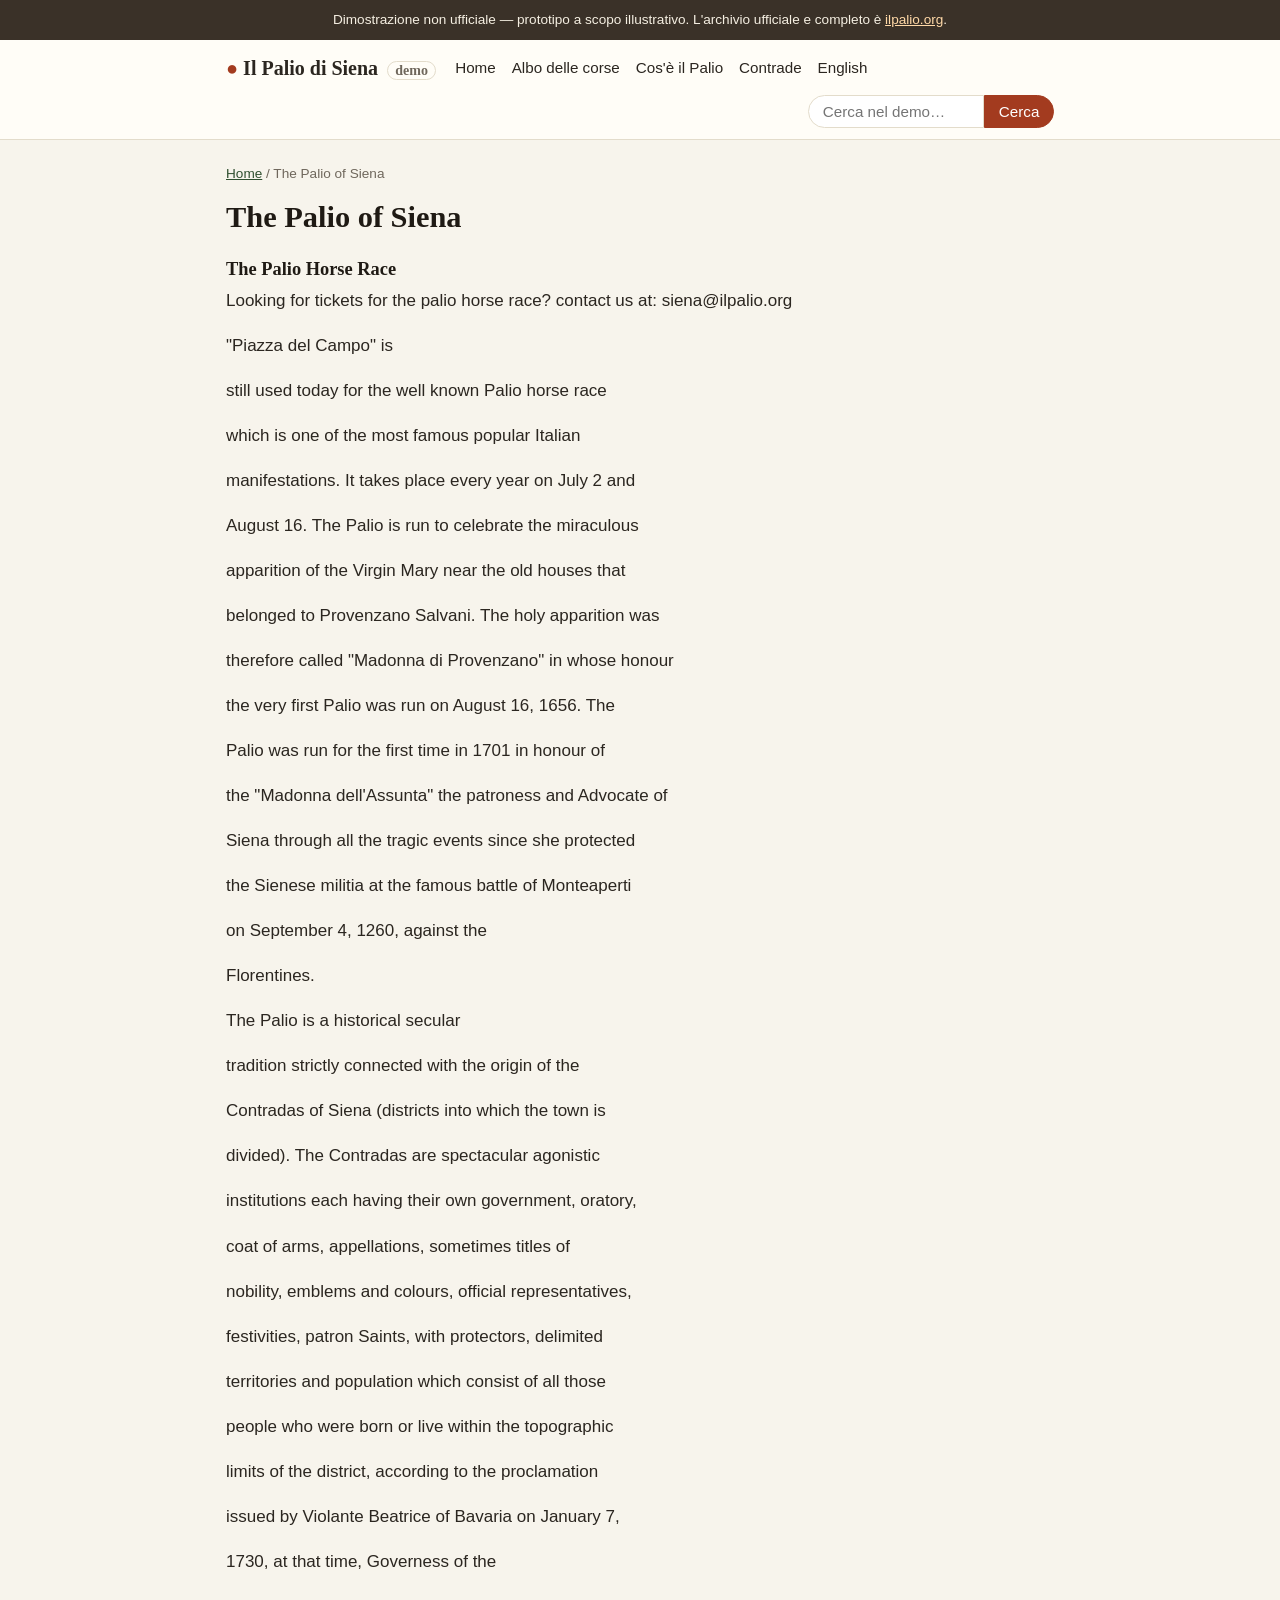
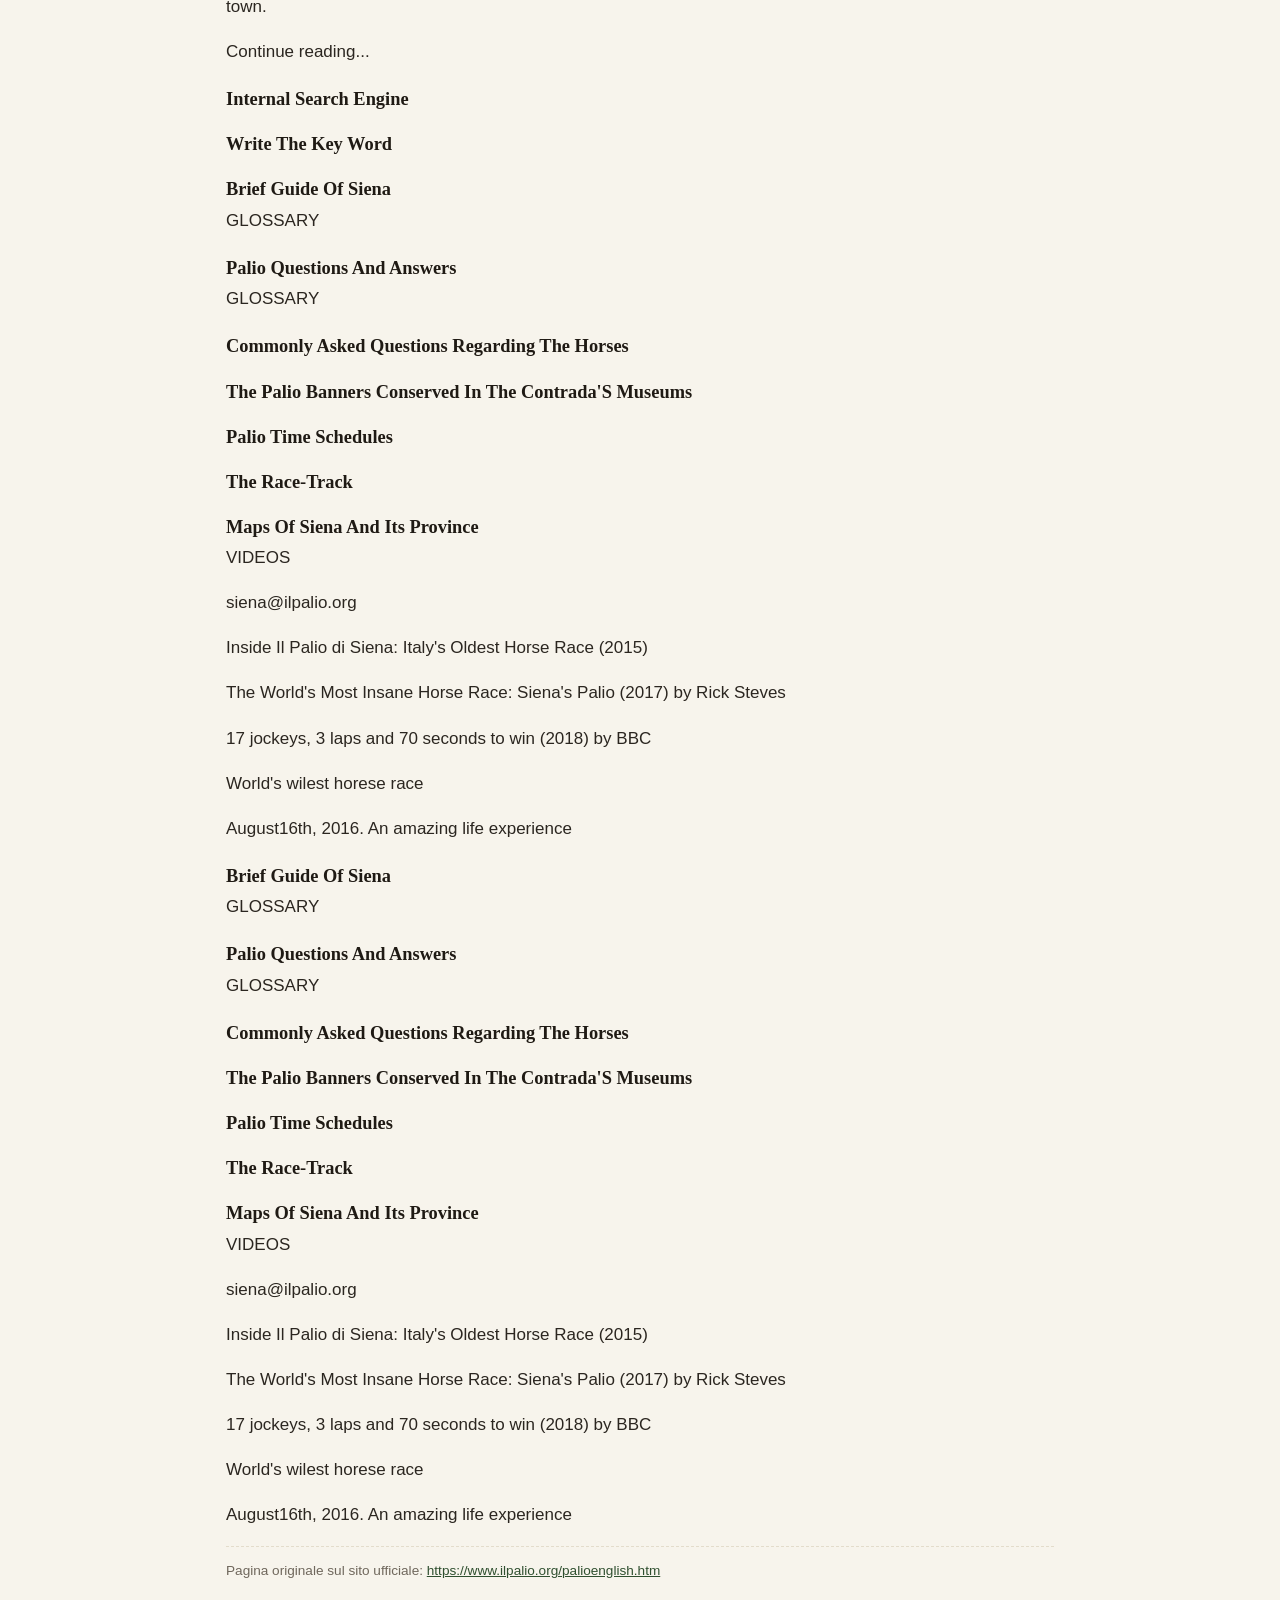
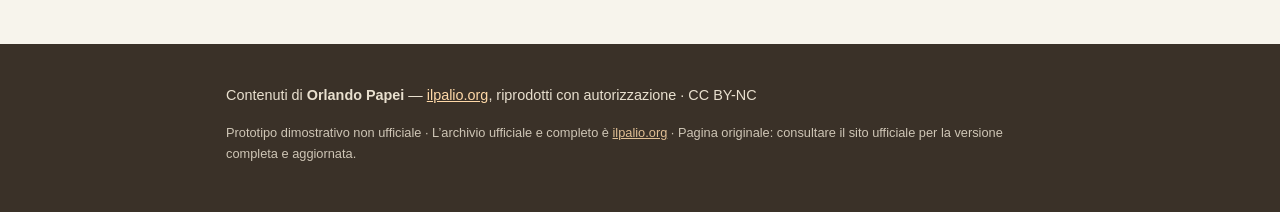
<file: english.html>
<!DOCTYPE html>
<html lang="it">
<head>
<meta charset="utf-8">
<meta name="robots" content="noindex,nofollow">
<meta name="viewport" content="width=device-width, initial-scale=1">
<title>The Palio of Siena — Il Palio di Siena (demo)</title>
<meta name="description" content="Dimostrazione moderna dell'archivio ilpalio.org di Orlando Papei sul Palio di Siena.">
<link rel="stylesheet" href="assets/style.css">
</head>
<body>
<div class="demo-banner">Dimostrazione non ufficiale — prototipo a scopo illustrativo. L'archivio ufficiale e completo è <a href="https://www.ilpalio.org/">ilpalio.org</a>.</div>
<header class="site-header">
  <div class="wrap header-in">
    <a class="brand" href="index.html"><span class="brand-mark">&#9679;</span> Il Palio di Siena <em>demo</em></a>
    <nav class="main-nav">
      <a href="index.html">Home</a>
      <a href="albo.html">Albo delle corse</a>
      <a href="cose-il-palio.html">Cos'&egrave; il Palio</a>
      <a href="contrade.html">Contrade</a>
      <a href="english.html">English</a>
    </nav>
    <form class="searchbox" action="cerca.html" method="get" role="search">
      <input type="search" name="q" placeholder="Cerca nel demo…" aria-label="Cerca">
      <button type="submit">Cerca</button>
    </form>
  </div>
</header>
<main class="wrap">

<nav class="crumbs"><a href="index.html">Home</a> / The Palio of Siena</nav>
<article class="prose">
  <h1>The Palio of Siena</h1>
  <h3>The Palio Horse Race</h3>
<p>Looking for tickets for the palio horse race? contact us at: siena@ilpalio.org</p>
<p>"Piazza del Campo" is 
</p><p> still used today for the well known Palio horse race 
</p><p> which is one of the most famous popular Italian 
</p><p> manifestations. It takes place every year on July 2 and 
</p><p> August 16. The Palio is run to celebrate the miraculous 
</p><p> apparition of the Virgin Mary near the old houses that 
</p><p> belonged to Provenzano Salvani. The holy apparition was 
</p><p> therefore called "Madonna di Provenzano" in whose honour 
</p><p> the very first Palio was run on August 16, 1656. The 
</p><p> Palio was run for the first time in 1701 in honour of 
</p><p> the "Madonna dell'Assunta" the patroness and Advocate of 
</p><p> Siena through all the tragic events since she protected 
</p><p> the Sienese militia at the famous battle of Monteaperti 
</p><p> on September 4, 1260, against the 
</p><p> Florentines.</p>
<p>The Palio is a historical secular 
</p><p> tradition strictly connected with the origin of the 
</p><p> Contradas of Siena (districts into which the town is 
</p><p> divided). The Contradas are spectacular agonistic 
</p><p> institutions each having their own government, oratory, 
</p><p> coat of arms, appellations, sometimes titles of 
</p><p> nobility, emblems and colours, official representatives, 
</p><p> festivities, patron Saints, with protectors, delimited 
</p><p> territories and population which consist of all those 
</p><p> people who were born or live within the topographic 
</p><p> limits of the district, according to the proclamation 
</p><p> issued by Violante Beatrice of Bavaria on January 7, 
</p><p> 1730, at that time, Governess of the 
</p><p> town.</p>
<p>Continue reading...</p>
<h3>Internal Search Engine</h3>
<h3>Write The Key Word</h3>
<h3>Brief Guide Of Siena</h3>
<p>GLOSSARY</p>
<h3>Palio 
 Questions And Answers</h3>
<p>GLOSSARY</p>
<h3>Commonly 
 Asked Questions Regarding The Horses</h3>
<h3>The 
 Palio Banners Conserved In The Contrada'S 
 Museums</h3>
<h3>Palio 
 Time Schedules</h3>
<h3>The 
 Race-Track</h3>
<h3>Maps Of Siena 
 And Its Province</h3>
<p>VIDEOS</p>
<p>siena@ilpalio.org</p>
<p>Inside Il Palio di Siena: Italy's Oldest Horse Race (2015)</p>
<p>The World's Most Insane Horse Race: Siena's Palio (2017) by Rick Steves</p>
<p>17 jockeys, 3 laps and 70 seconds to win (2018) by BBC</p>
<p>World's wilest horese race</p>
<p>August16th, 2016. An amazing life experience</p>
<h3>Brief Guide Of Siena</h3>
<p>GLOSSARY</p>
<h3>Palio 
 Questions And Answers</h3>
<p>GLOSSARY</p>
<h3>Commonly 
 Asked Questions Regarding The Horses</h3>
<h3>The 
 Palio Banners Conserved In The Contrada'S 
 Museums</h3>
<h3>Palio 
 Time Schedules</h3>
<h3>The 
 Race-Track</h3>
<h3>Maps Of Siena 
 And Its Province</h3>
<p>VIDEOS</p>
<p>siena@ilpalio.org</p>
<p>Inside Il Palio di Siena: Italy's Oldest Horse Race (2015)</p>
<p>The World's Most Insane Horse Race: Siena's Palio (2017) by Rick Steves</p>
<p>17 jockeys, 3 laps and 70 seconds to win (2018) by BBC</p>
<p>World's wilest horese race</p>
<p>August16th, 2016. An amazing life experience</p>
  <p class="source-note">Pagina originale sul sito ufficiale: <a href="https://www.ilpalio.org/palioenglish.htm">https://www.ilpalio.org/palioenglish.htm</a></p>
</article>
</main>
<footer class="site-footer">
  <div class="wrap">
    <p>Contenuti di <strong>Orlando Papei</strong> — <a href="https://www.ilpalio.org/">ilpalio.org</a>, riprodotti con autorizzazione · CC BY-NC</p>
    <p class="fine">Prototipo dimostrativo non ufficiale · L’archivio ufficiale e completo è <a href="https://www.ilpalio.org/">ilpalio.org</a> · Pagina originale: consultare il sito ufficiale per la versione completa e aggiornata.</p>
  </div>
</footer>
<script src="assets/app.js"></script>
</body>
</html>
</file>
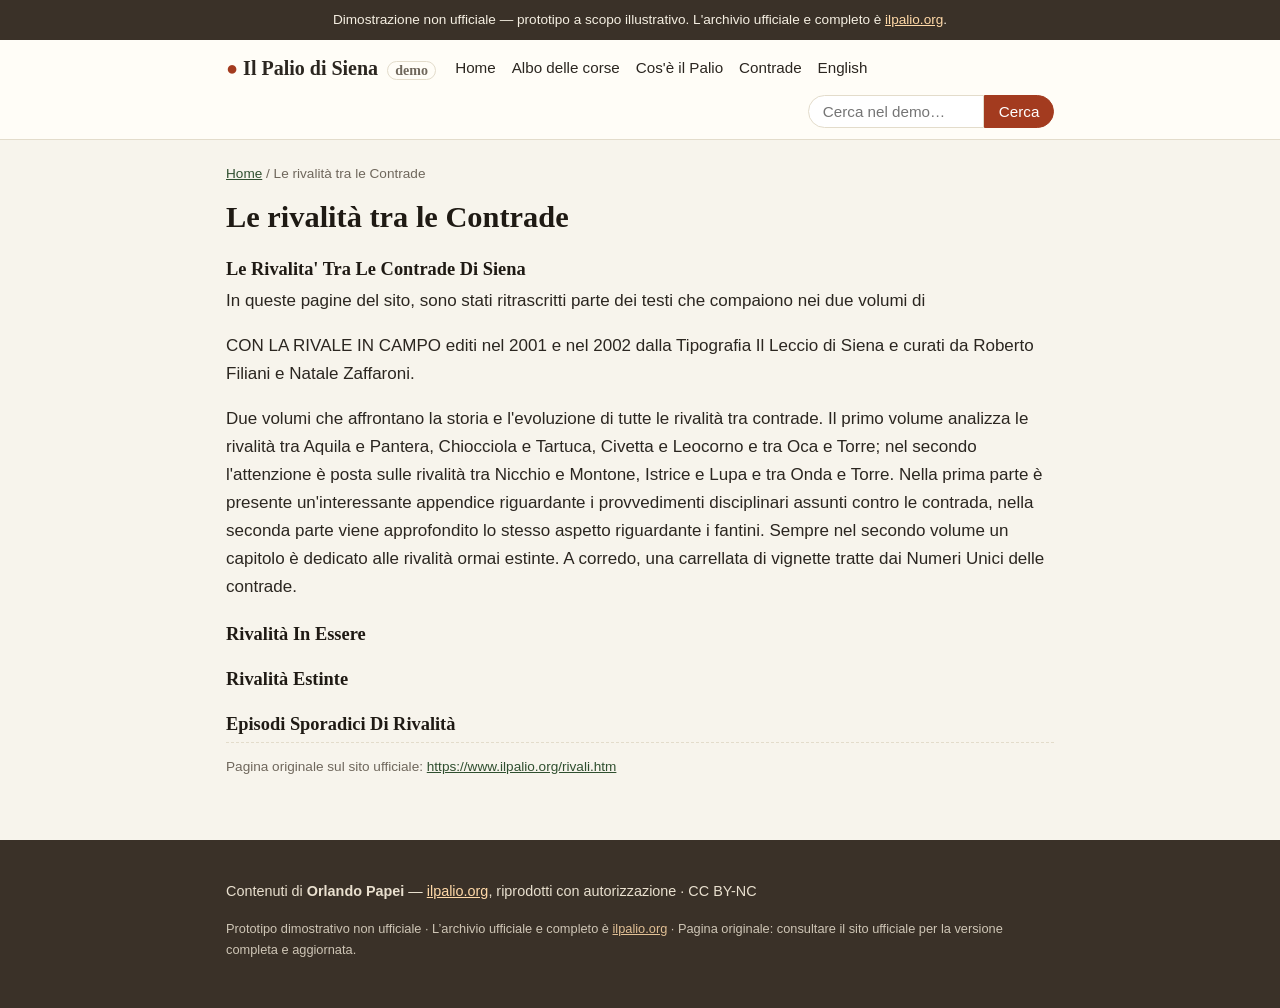
<file: rivali.html>
<!DOCTYPE html>
<html lang="it">
<head>
<meta charset="utf-8">
<meta name="robots" content="noindex,nofollow">
<meta name="viewport" content="width=device-width, initial-scale=1">
<title>Le rivalità tra le Contrade — Il Palio di Siena (demo)</title>
<meta name="description" content="Dimostrazione moderna dell'archivio ilpalio.org di Orlando Papei sul Palio di Siena.">
<link rel="stylesheet" href="assets/style.css">
</head>
<body>
<div class="demo-banner">Dimostrazione non ufficiale — prototipo a scopo illustrativo. L'archivio ufficiale e completo è <a href="https://www.ilpalio.org/">ilpalio.org</a>.</div>
<header class="site-header">
  <div class="wrap header-in">
    <a class="brand" href="index.html"><span class="brand-mark">&#9679;</span> Il Palio di Siena <em>demo</em></a>
    <nav class="main-nav">
      <a href="index.html">Home</a>
      <a href="albo.html">Albo delle corse</a>
      <a href="cose-il-palio.html">Cos'&egrave; il Palio</a>
      <a href="contrade.html">Contrade</a>
      <a href="english.html">English</a>
    </nav>
    <form class="searchbox" action="cerca.html" method="get" role="search">
      <input type="search" name="q" placeholder="Cerca nel demo…" aria-label="Cerca">
      <button type="submit">Cerca</button>
    </form>
  </div>
</header>
<main class="wrap">

<nav class="crumbs"><a href="index.html">Home</a> / Le rivalità tra le Contrade</nav>
<article class="prose">
  <h1>Le rivalità tra le Contrade</h1>
  <h3>Le Rivalita' Tra Le Contrade Di Siena</h3>
<p>In queste pagine del sito, sono stati ritrascritti parte dei testi che compaiono nei due volumi di</p>
<p>CON LA RIVALE IN CAMPO editi nel 2001 e nel 2002 dalla Tipografia Il Leccio di Siena e curati da Roberto Filiani e Natale Zaffaroni.</p>
<p>Due volumi che affrontano la storia e l'evoluzione di tutte le rivalità tra contrade. Il primo volume analizza le rivalità tra Aquila e Pantera, Chiocciola e Tartuca, Civetta e Leocorno e tra Oca e Torre; nel secondo l'attenzione è posta sulle rivalità tra Nicchio e Montone, Istrice e Lupa e tra Onda e Torre. Nella prima parte è presente un'interessante appendice riguardante i provvedimenti disciplinari assunti contro le contrada, nella seconda parte viene approfondito lo stesso aspetto riguardante i fantini. Sempre nel secondo volume un capitolo è dedicato alle rivalità ormai estinte. A corredo, una carrellata di vignette tratte dai Numeri Unici delle contrade.</p>
<h3>Rivalità In Essere</h3>
<h3>Rivalità Estinte</h3>
<h3>Episodi Sporadici Di Rivalità</h3>
  <p class="source-note">Pagina originale sul sito ufficiale: <a href="https://www.ilpalio.org/rivali.htm">https://www.ilpalio.org/rivali.htm</a></p>
</article>
</main>
<footer class="site-footer">
  <div class="wrap">
    <p>Contenuti di <strong>Orlando Papei</strong> — <a href="https://www.ilpalio.org/">ilpalio.org</a>, riprodotti con autorizzazione · CC BY-NC</p>
    <p class="fine">Prototipo dimostrativo non ufficiale · L’archivio ufficiale e completo è <a href="https://www.ilpalio.org/">ilpalio.org</a> · Pagina originale: consultare il sito ufficiale per la versione completa e aggiornata.</p>
  </div>
</footer>
<script src="assets/app.js"></script>
</body>
</html>
</file>
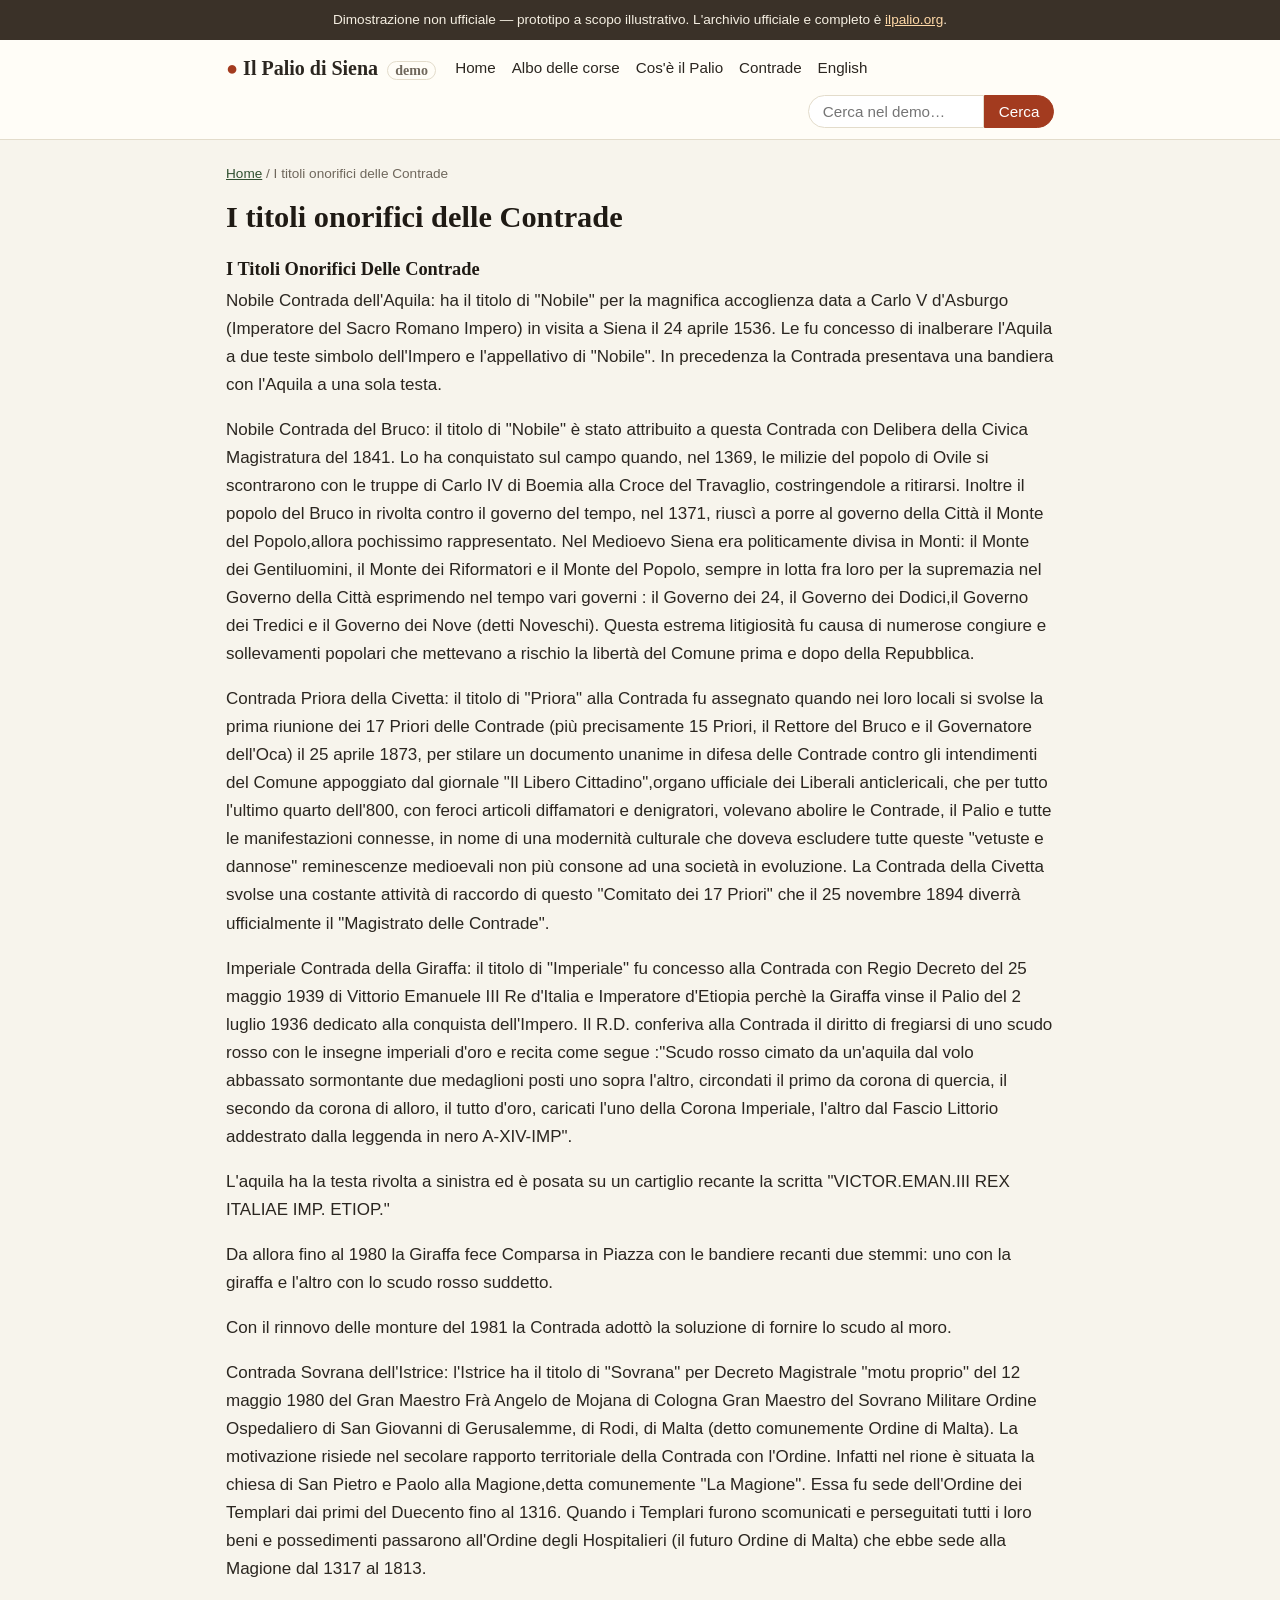
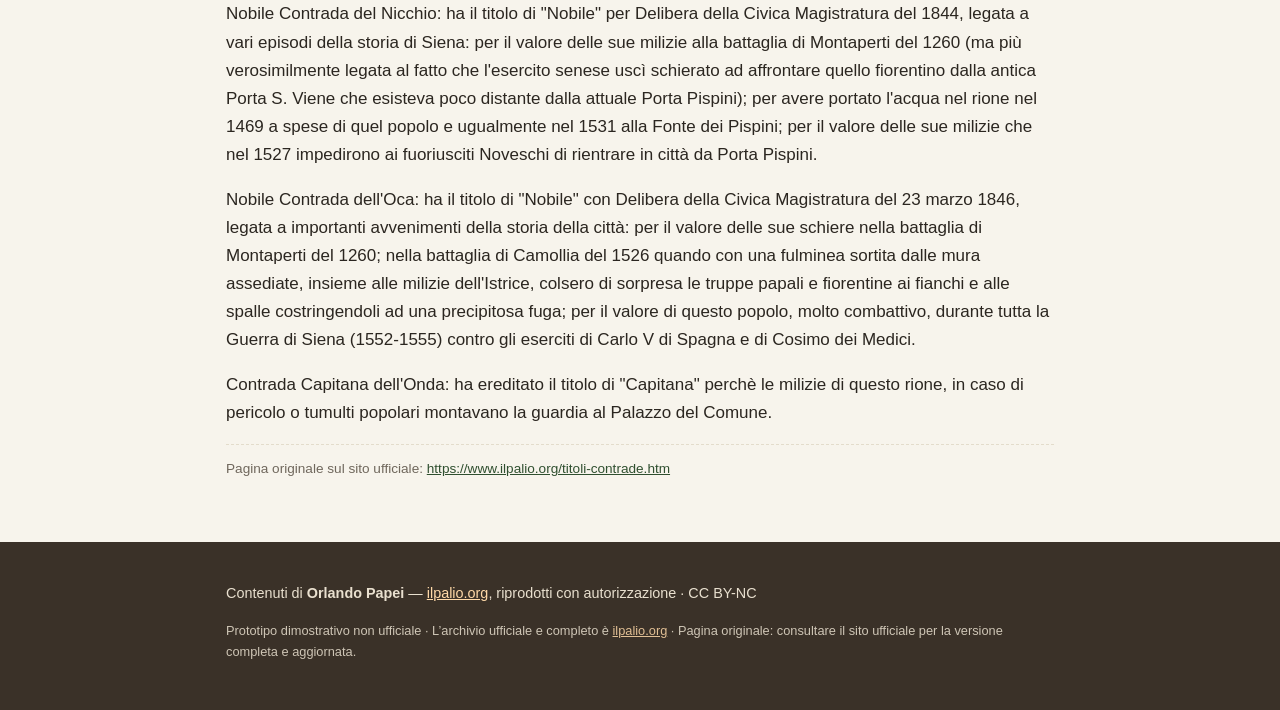
<file: titoli.html>
<!DOCTYPE html>
<html lang="it">
<head>
<meta charset="utf-8">
<meta name="robots" content="noindex,nofollow">
<meta name="viewport" content="width=device-width, initial-scale=1">
<title>I titoli onorifici delle Contrade — Il Palio di Siena (demo)</title>
<meta name="description" content="Dimostrazione moderna dell'archivio ilpalio.org di Orlando Papei sul Palio di Siena.">
<link rel="stylesheet" href="assets/style.css">
</head>
<body>
<div class="demo-banner">Dimostrazione non ufficiale — prototipo a scopo illustrativo. L'archivio ufficiale e completo è <a href="https://www.ilpalio.org/">ilpalio.org</a>.</div>
<header class="site-header">
  <div class="wrap header-in">
    <a class="brand" href="index.html"><span class="brand-mark">&#9679;</span> Il Palio di Siena <em>demo</em></a>
    <nav class="main-nav">
      <a href="index.html">Home</a>
      <a href="albo.html">Albo delle corse</a>
      <a href="cose-il-palio.html">Cos'&egrave; il Palio</a>
      <a href="contrade.html">Contrade</a>
      <a href="english.html">English</a>
    </nav>
    <form class="searchbox" action="cerca.html" method="get" role="search">
      <input type="search" name="q" placeholder="Cerca nel demo…" aria-label="Cerca">
      <button type="submit">Cerca</button>
    </form>
  </div>
</header>
<main class="wrap">

<nav class="crumbs"><a href="index.html">Home</a> / I titoli onorifici delle Contrade</nav>
<article class="prose">
  <h1>I titoli onorifici delle Contrade</h1>
  <h3>I Titoli Onorifici Delle Contrade</h3>
<p>Nobile Contrada dell'Aquila: ha il titolo di "Nobile" per la magnifica accoglienza data a Carlo V d'Asburgo (Imperatore del Sacro Romano Impero) in visita a Siena il 24 aprile 1536. Le fu concesso di inalberare l'Aquila a due teste simbolo dell'Impero e l'appellativo di "Nobile". In precedenza la Contrada presentava una bandiera con l'Aquila a una sola testa.</p>
<p>Nobile Contrada del Bruco: il titolo di "Nobile" è stato attribuito a questa Contrada con Delibera della Civica Magistratura del 1841. Lo ha conquistato sul campo quando, nel 1369, le milizie del popolo di Ovile si scontrarono con le truppe di Carlo IV di Boemia alla Croce del Travaglio, costringendole a ritirarsi. Inoltre il popolo del Bruco in rivolta contro il governo del tempo, nel 1371, riuscì a porre al governo della Città il Monte del Popolo,allora pochissimo rappresentato. Nel Medioevo Siena era politicamente divisa in Monti: il Monte dei Gentiluomini, il Monte dei Riformatori e il Monte del Popolo, sempre in lotta fra loro per la supremazia nel Governo della Città esprimendo nel tempo vari governi : il Governo dei 24, il Governo dei Dodici,il Governo dei Tredici e il Governo dei Nove (detti Noveschi). Questa estrema litigiosità fu causa di numerose congiure e sollevamenti popolari che mettevano a rischio la libertà del Comune prima e dopo della Repubblica.</p>
<p>Contrada Priora della Civetta: il titolo di "Priora" alla Contrada fu assegnato quando nei loro locali si svolse la prima riunione dei 17 Priori delle Contrade (più precisamente 15 Priori, il Rettore del Bruco e il Governatore dell'Oca) il 25 aprile 1873, per stilare un documento unanime in difesa delle Contrade contro gli intendimenti del Comune appoggiato dal giornale "Il Libero Cittadino",organo ufficiale dei Liberali anticlericali, che per tutto l'ultimo quarto dell'800, con feroci articoli diffamatori e denigratori, volevano abolire le Contrade, il Palio e tutte le manifestazioni connesse, in nome di una modernità culturale che doveva escludere tutte queste "vetuste e dannose" reminescenze medioevali non più consone ad una società in evoluzione. La Contrada della Civetta svolse una costante attività di raccordo di questo "Comitato dei 17 Priori" che il 25 novembre 1894 diverrà ufficialmente il "Magistrato delle Contrade".</p>
<p>Imperiale Contrada della Giraffa: il titolo di "Imperiale" fu concesso alla Contrada con Regio Decreto del 25 maggio 1939 di Vittorio Emanuele III Re d'Italia e Imperatore d'Etiopia perchè la Giraffa vinse il Palio del 2 luglio 1936 dedicato alla conquista dell'Impero. Il R.D. conferiva alla Contrada il diritto di fregiarsi di uno scudo rosso con le insegne imperiali d'oro e recita come segue :"Scudo rosso cimato da un'aquila dal volo abbassato sormontante due medaglioni posti uno sopra l'altro, circondati il primo da corona di quercia, il secondo da corona di alloro, il tutto d'oro, caricati l'uno della Corona Imperiale, l'altro dal Fascio Littorio addestrato dalla leggenda in nero A-XIV-IMP".
</p><p>L'aquila ha la testa rivolta a sinistra ed è posata su un cartiglio recante la scritta "VICTOR.EMAN.III REX ITALIAE IMP. ETIOP."
</p><p>Da allora fino al 1980 la Giraffa fece Comparsa in Piazza con le bandiere recanti due stemmi: uno con la giraffa e l'altro con lo scudo rosso suddetto.
</p><p>Con il rinnovo delle monture del 1981 la Contrada adottò la soluzione di fornire lo scudo al moro.</p>
<p>Contrada Sovrana dell'Istrice: l'Istrice ha il titolo di "Sovrana" per Decreto Magistrale "motu proprio" del 12 maggio 1980 del Gran Maestro Frà Angelo de Mojana di Cologna Gran Maestro del Sovrano Militare Ordine Ospedaliero di San Giovanni di Gerusalemme, di Rodi, di Malta (detto comunemente Ordine di Malta). La motivazione risiede nel secolare rapporto territoriale della Contrada con l'Ordine. Infatti nel rione è situata la chiesa di San Pietro e Paolo alla Magione,detta comunemente "La Magione". Essa fu sede dell'Ordine dei Templari dai primi del Duecento fino al 1316. Quando i Templari furono scomunicati e perseguitati tutti i loro beni e possedimenti passarono all'Ordine degli Hospitalieri (il futuro Ordine di Malta) che ebbe sede alla Magione dal 1317 al 1813.</p>
<p>Nobile Contrada del Nicchio: ha il titolo di "Nobile" per Delibera della Civica Magistratura del 1844, legata a vari episodi della storia di Siena: per il valore delle sue milizie alla battaglia di Montaperti del 1260 (ma più verosimilmente legata al fatto che l'esercito senese uscì schierato ad affrontare quello fiorentino dalla antica Porta S. Viene che esisteva poco distante dalla attuale Porta Pispini); per avere portato l'acqua nel rione nel 1469 a spese di quel popolo e ugualmente nel 1531 alla Fonte dei Pispini; per il valore delle sue milizie che nel 1527 impedirono ai fuoriusciti Noveschi di rientrare in città da Porta Pispini.</p>
<p>Nobile Contrada dell'Oca: ha il titolo di "Nobile" con Delibera della Civica Magistratura del 23 marzo 1846, legata a importanti avvenimenti della storia della città: per il valore delle sue schiere nella battaglia di Montaperti del 1260; nella battaglia di Camollia del 1526 quando con una fulminea sortita dalle mura assediate, insieme alle milizie dell'Istrice, colsero di sorpresa le truppe papali e fiorentine ai fianchi e alle spalle costringendoli ad una precipitosa fuga; per il valore di questo popolo, molto combattivo, durante tutta la Guerra di Siena (1552-1555) contro gli eserciti di Carlo V di Spagna e di Cosimo dei Medici.</p>
<p>Contrada Capitana dell'Onda: ha ereditato il titolo di "Capitana" perchè le milizie di questo rione, in caso di pericolo o tumulti popolari montavano la guardia al Palazzo del Comune.</p>
  <p class="source-note">Pagina originale sul sito ufficiale: <a href="https://www.ilpalio.org/titoli-contrade.htm">https://www.ilpalio.org/titoli-contrade.htm</a></p>
</article>
</main>
<footer class="site-footer">
  <div class="wrap">
    <p>Contenuti di <strong>Orlando Papei</strong> — <a href="https://www.ilpalio.org/">ilpalio.org</a>, riprodotti con autorizzazione · CC BY-NC</p>
    <p class="fine">Prototipo dimostrativo non ufficiale · L’archivio ufficiale e completo è <a href="https://www.ilpalio.org/">ilpalio.org</a> · Pagina originale: consultare il sito ufficiale per la versione completa e aggiornata.</p>
  </div>
</footer>
<script src="assets/app.js"></script>
</body>
</html>
</file>
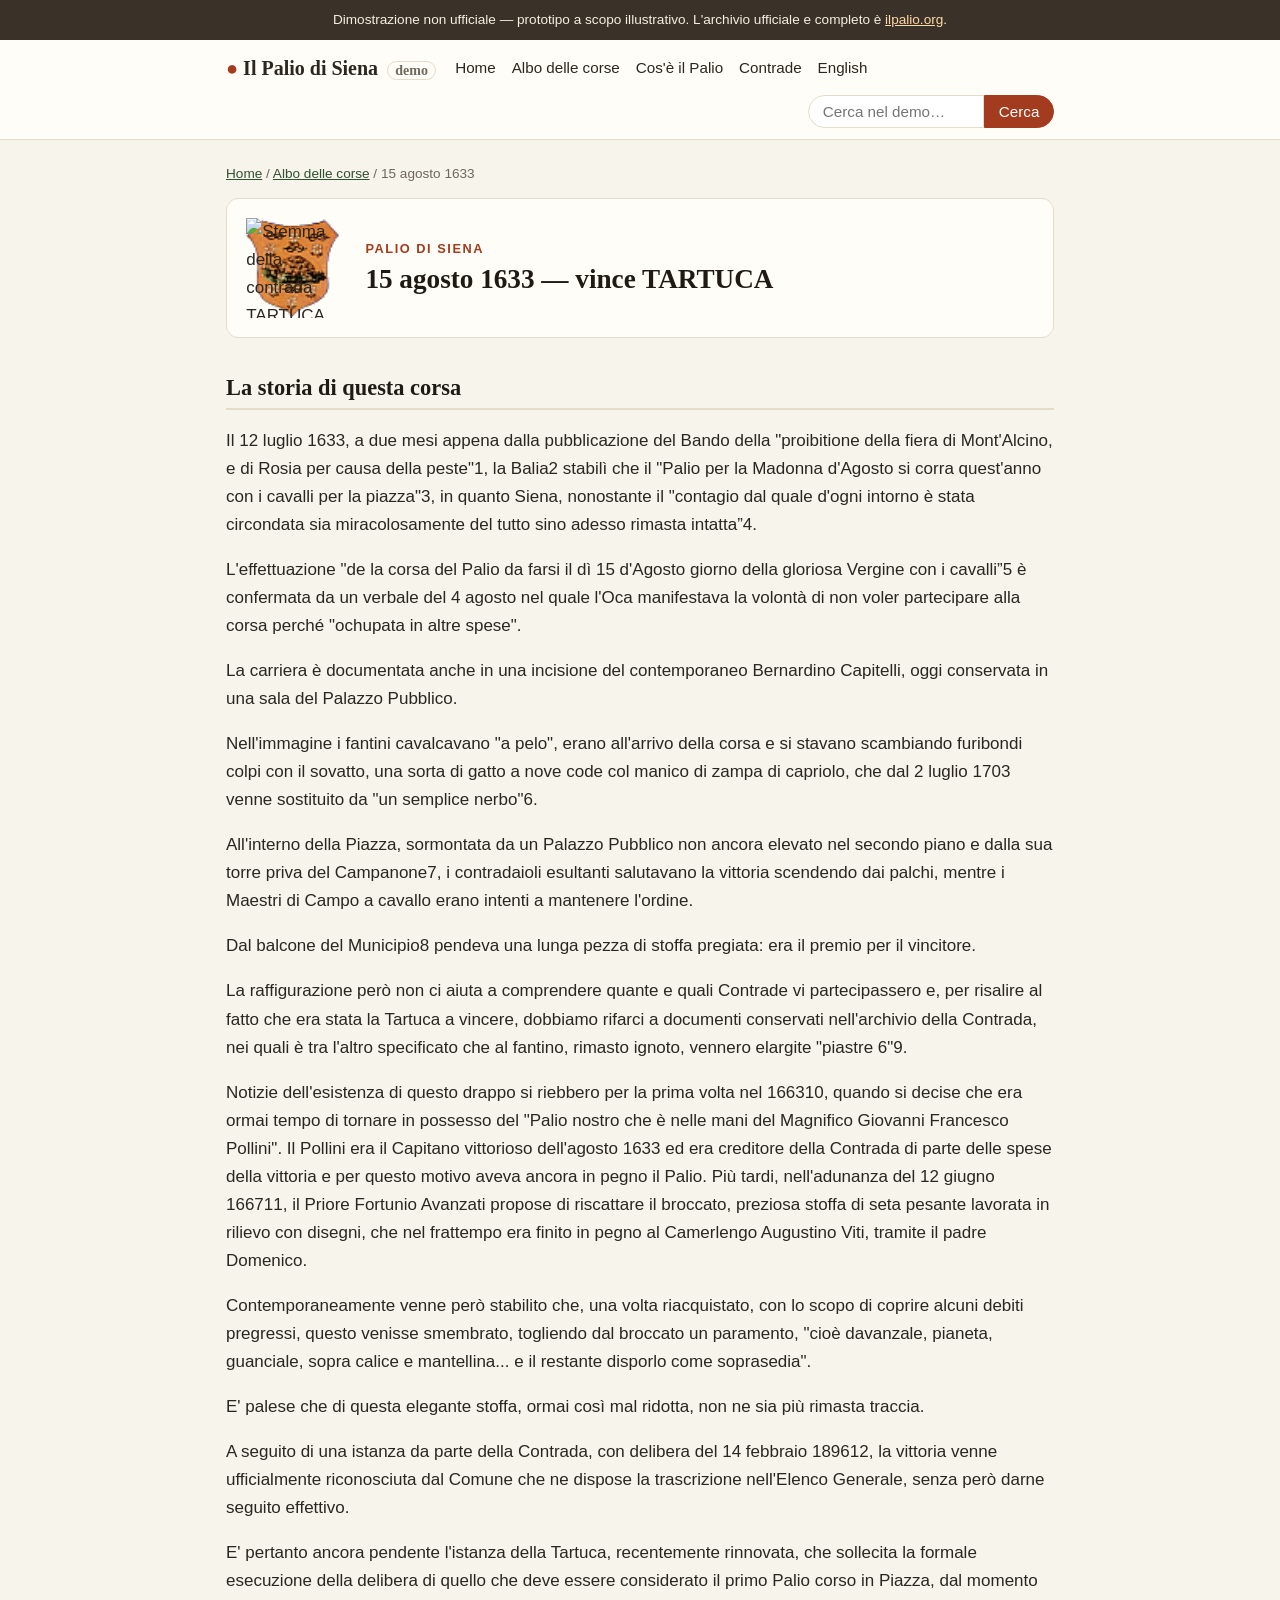
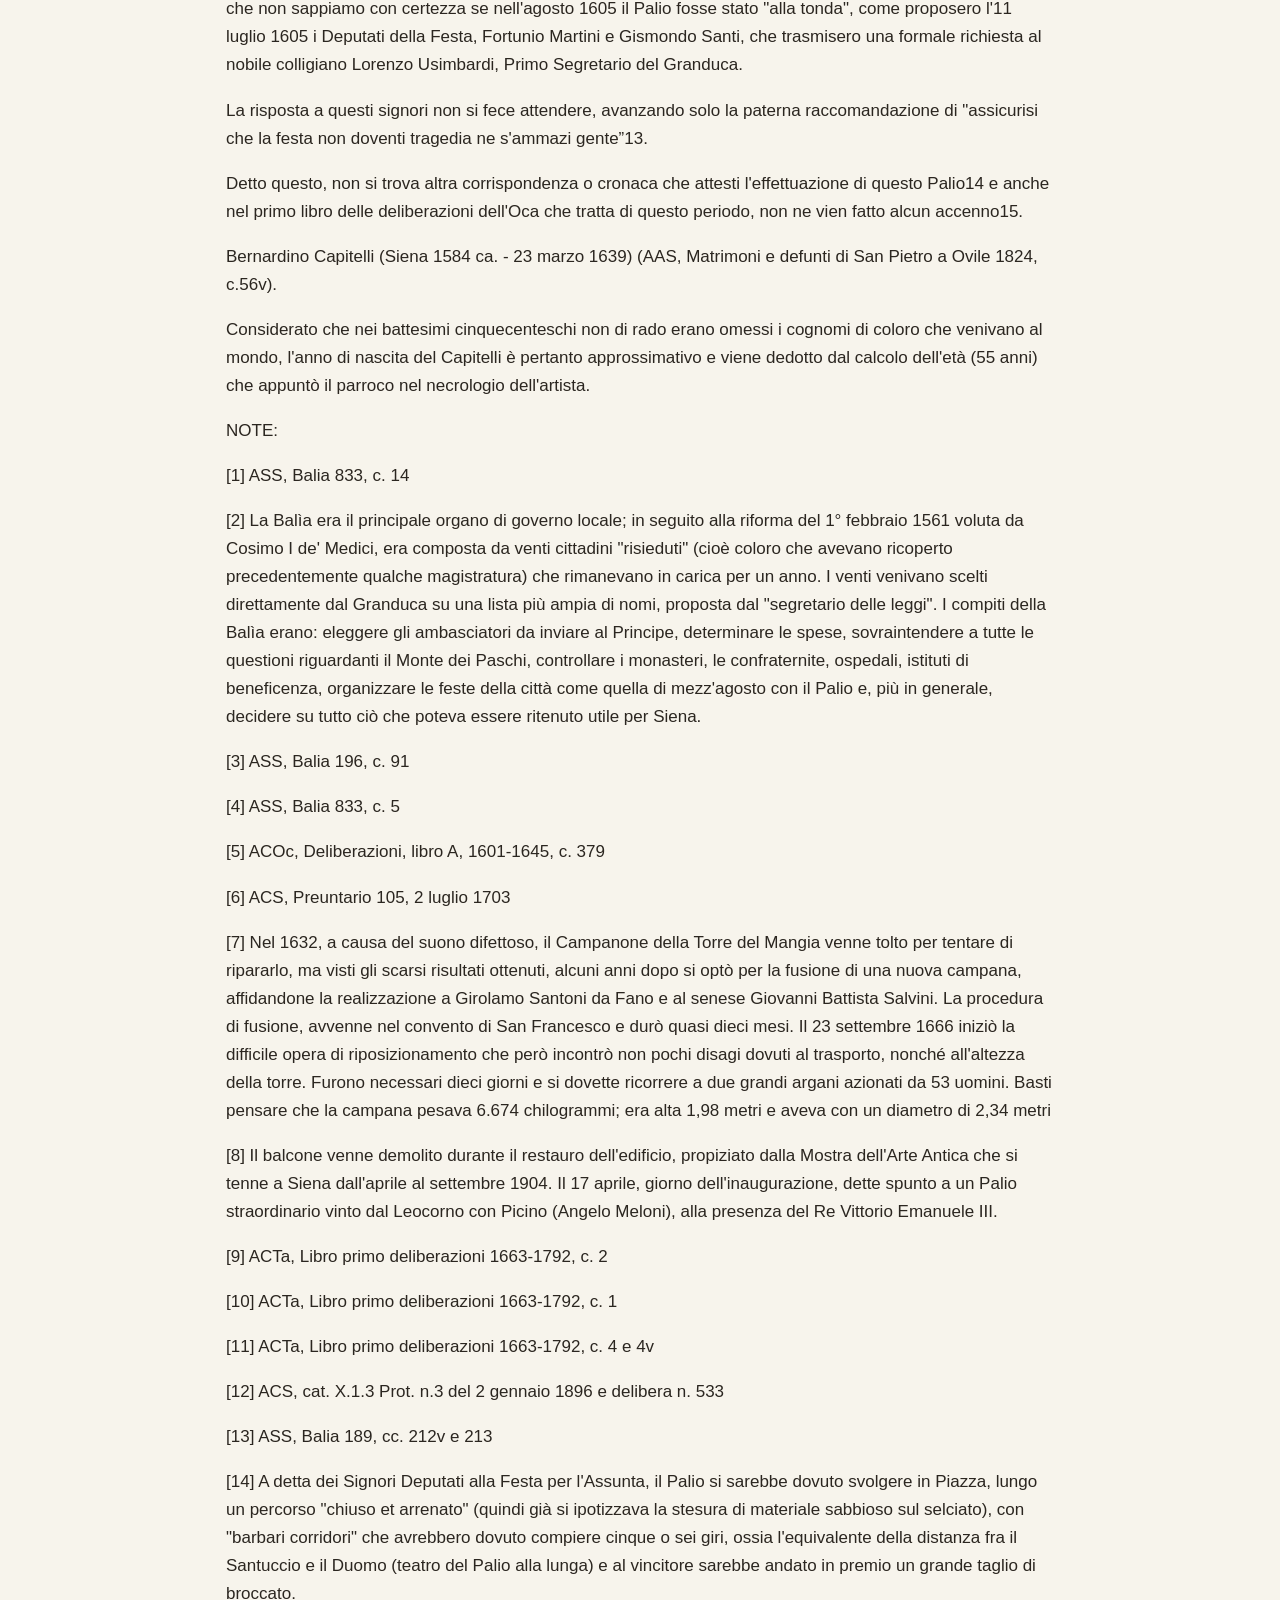
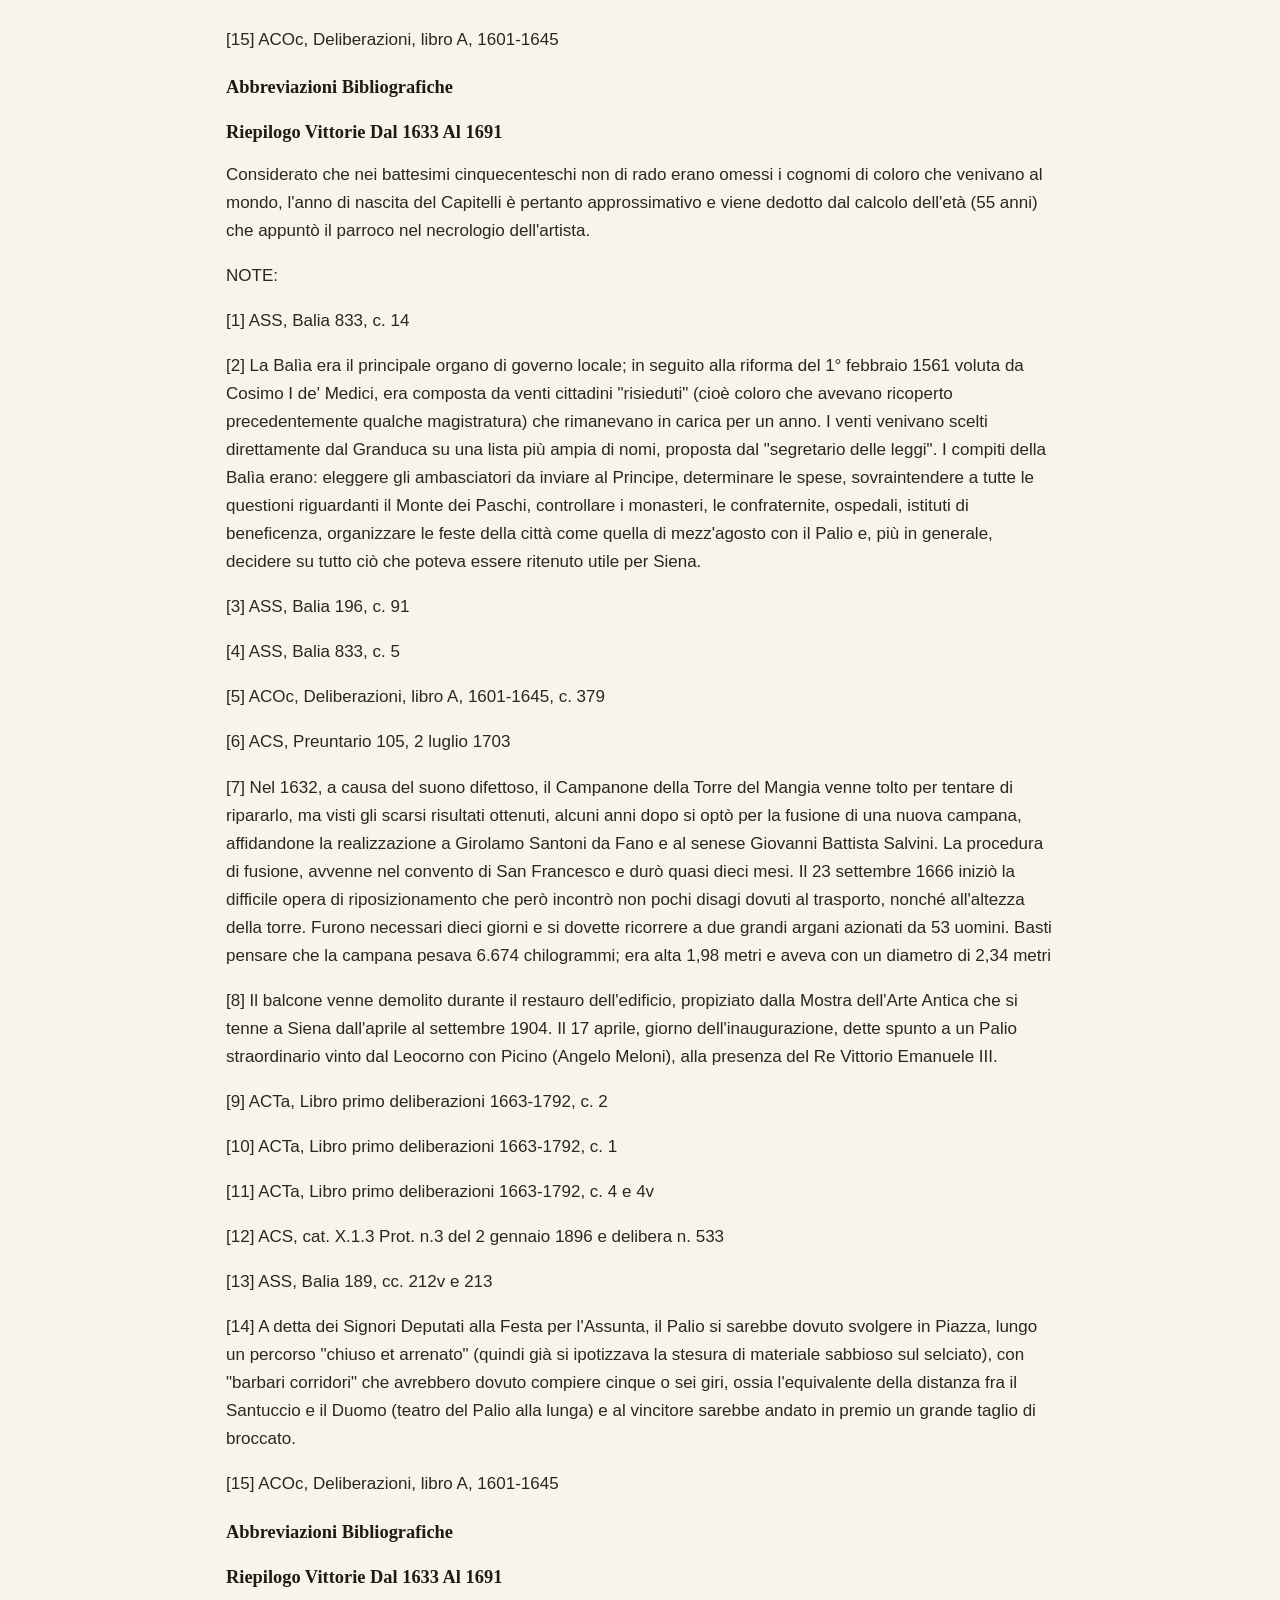
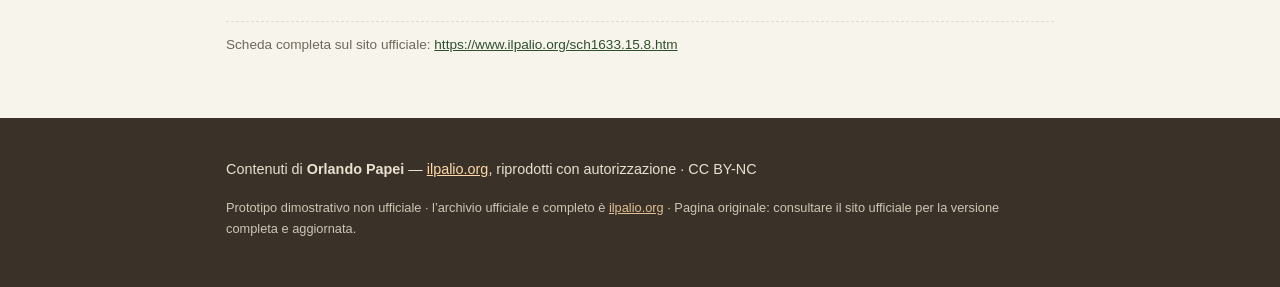
<file: corse/1633-08-15.html>
<!DOCTYPE html>
<html lang="it">
<head>
<meta charset="utf-8">
<meta name="robots" content="noindex,nofollow">
<meta name="viewport" content="width=device-width, initial-scale=1">
<title>Palio del 15 agosto 1633 — TARTUCA — Il Palio di Siena (demo)</title>
<meta name="description" content="Dimostrazione moderna dell'archivio ilpalio.org di Orlando Papei sul Palio di Siena.">
<link rel="stylesheet" href="../assets/style.css">
</head>
<body>
<div class="demo-banner">Dimostrazione non ufficiale — prototipo a scopo illustrativo. L'archivio ufficiale e completo è <a href="https://www.ilpalio.org/">ilpalio.org</a>.</div>
<header class="site-header">
  <div class="wrap header-in">
    <a class="brand" href="../index.html"><span class="brand-mark">&#9679;</span> Il Palio di Siena <em>demo</em></a>
    <nav class="main-nav">
      <a href="../index.html">Home</a>
      <a href="../albo.html">Albo delle corse</a>
      <a href="../cose-il-palio.html">Cos'&egrave; il Palio</a>
      <a href="../contrade.html">Contrade</a>
      <a href="../english.html">English</a>
    </nav>
    <form class="searchbox" action="../cerca.html" method="get" role="search">
      <input type="search" name="q" placeholder="Cerca nel demo…" aria-label="Cerca">
      <button type="submit">Cerca</button>
    </form>
  </div>
</header>
<main class="wrap">

<nav class="crumbs"><a href="../index.html">Home</a> / <a href="../albo.html">Albo delle corse</a> / 15 agosto 1633</nav>
<article class="race">
  <div class="winner-hero"><img class="ci ci-minitartuca ci100" class="winner-icon"  alt="Stemma della contrada TARTUCA">
    <div><p class="kicker">Palio di Siena</p>
    <h1>15 agosto 1633 — vince TARTUCA</h1>
    </div>
  </div>
  
  
  
  
  <h2>La storia di questa corsa</h2><p>Il 12 luglio 1633, a due mesi appena dalla pubblicazione del Bando della "proibitione della fiera di Mont'Alcino, e di Rosia per causa della peste"1, la Balia2 stabilì che il "Palio per la Madonna d'Agosto si corra quest'anno con i cavalli per la piazza"3, in quanto Siena, nonostante il "contagio dal quale d'ogni intorno è stata circondata sia miracolosamente del tutto sino adesso rimasta intatta”4.</p>
<p>L'effettuazione "de la corsa del Palio da farsi il dì 15 d'Agosto giorno della gloriosa Vergine con i cavalli”5 è confermata da un verbale del 4 agosto nel quale l'Oca manifestava la volontà di non voler partecipare alla corsa perché "ochupata in altre spese".</p>
<p>La carriera è documentata anche in una incisione del contemporaneo Bernardino Capitelli, oggi conservata in una sala del Palazzo Pubblico.</p>
<p>Nell'immagine i fantini cavalcavano "a pelo", erano all'arrivo della corsa e si stavano scambiando furibondi colpi con il sovatto, una sorta di gatto a nove code col manico di zampa di capriolo, che dal 2 luglio 1703 venne sostituito da "un semplice nerbo"6.</p>
<p>All'interno della Piazza, sormontata da un Palazzo Pubblico non ancora elevato nel secondo piano e dalla sua torre priva del Campanone7, i contradaioli esultanti salutavano la vittoria scendendo dai palchi, mentre i Maestri di Campo a cavallo erano intenti a mantenere l'ordine.</p>
<p>Dal balcone del Municipio8 pendeva una lunga pezza di stoffa pregiata: era il premio per il vincitore.</p>
<p>La raffigurazione però non ci aiuta a comprendere quante e quali Contrade vi partecipassero e, per risalire al fatto che era stata la Tartuca a vincere, dobbiamo rifarci a documenti conservati nell'archivio della Contrada, nei quali è tra l'altro specificato che al fantino, rimasto ignoto, vennero elargite "piastre 6"9.</p>
<p>Notizie dell'esistenza di questo drappo si riebbero per la prima volta nel 166310, quando si decise che era ormai tempo di tornare in possesso del "Palio nostro che è nelle mani del Magnifico Giovanni Francesco Pollini". Il Pollini era il Capitano vittorioso dell'agosto 1633 ed era creditore della Contrada di parte delle spese della vittoria e per questo motivo aveva ancora in pegno il Palio. Più tardi, nell'adunanza del 12 giugno 166711, il Priore Fortunio Avanzati propose di riscattare il broccato, preziosa stoffa di seta pesante lavorata in rilievo con disegni, che nel frattempo era finito in pegno al Camerlengo Augustino Viti, tramite il padre Domenico.</p>
<p>Contemporaneamente venne però stabilito che, una volta riacquistato, con lo scopo di coprire alcuni debiti pregressi, questo venisse smembrato, togliendo dal broccato un paramento, "cioè davanzale, pianeta, guanciale, sopra calice e mantellina... e il restante disporlo come soprasedia".</p>
<p>E' palese che di questa elegante stoffa, ormai così mal ridotta, non ne sia più rimasta traccia.</p>
<p>A seguito di una istanza da parte della Contrada, con delibera del 14 febbraio 189612, la vittoria venne ufficialmente riconosciuta dal Comune che ne dispose la trascrizione nell'Elenco Generale, senza però darne seguito effettivo.</p>
<p>E' pertanto ancora pendente l'istanza della Tartuca, recentemente rinnovata, che sollecita la formale esecuzione della delibera di quello che deve essere considerato il primo Palio corso in Piazza, dal momento che non sappiamo con certezza se nell'agosto 1605 il Palio fosse stato "alla tonda", come proposero l'11 luglio 1605 i Deputati della Festa, Fortunio Martini e Gismondo Santi, che trasmisero una formale richiesta al nobile colligiano Lorenzo Usimbardi, Primo Segretario del Granduca.</p>
<p>La risposta a questi signori non si fece attendere, avanzando solo la paterna raccomandazione di "assicurisi che la festa non doventi tragedia ne s'ammazi gente”13.</p>
<p>Detto questo, non si trova altra corrispondenza o cronaca che attesti l'effettuazione di questo Palio14 e anche nel primo libro delle deliberazioni dell'Oca che tratta di questo periodo, non ne vien fatto alcun accenno15.</p>
<p>Bernardino Capitelli (Siena 1584 ca. - 23 marzo 1639) (AAS, Matrimoni e defunti di San Pietro a Ovile 1824, c.56v). </p><p>Considerato che nei battesimi cinquecenteschi non di rado erano omessi i cognomi di coloro che venivano al mondo, l'anno di nascita del Capitelli è pertanto approssimativo e viene dedotto dal calcolo dell'età (55 anni) che appuntò il parroco nel necrologio dell'artista.</p>
<p>NOTE:</p>
<p>[1] ASS, Balia 833, c. 14</p>
<p>[2] La Balìa era il principale organo di governo locale; in seguito alla riforma del 1° febbraio 1561 voluta da Cosimo I de' Medici, era composta da venti cittadini "risieduti" (cioè coloro che avevano ricoperto precedentemente qualche magistratura) che rimanevano in carica per un anno. I venti venivano scelti direttamente dal Granduca su una lista più ampia di nomi, proposta dal "segretario delle leggi". I compiti della Balìa erano: eleggere gli ambasciatori da inviare al Principe, determinare le spese, sovraintendere a tutte le questioni riguardanti il Monte dei Paschi, controllare i monasteri, le confraternite, ospedali, istituti di beneficenza, organizzare le feste della città come quella di mezz'agosto con il Palio e, più in generale, decidere su tutto ciò che poteva essere ritenuto utile per Siena.</p>
<p>[3] ASS, Balia 196, c. 91</p>
<p>[4] ASS, Balia 833, c. 5</p>
<p>[5] ACOc, Deliberazioni, libro A, 1601-1645, c. 379</p>
<p>[6] ACS, Preuntario 105, 2 luglio 1703</p>
<p>[7] Nel 1632, a causa del suono difettoso, il Campanone della Torre del Mangia venne tolto per tentare di ripararlo, ma visti gli scarsi risultati ottenuti, alcuni anni dopo si optò per la fusione di una nuova campana, affidandone la realizzazione a Girolamo Santoni da Fano e al senese Giovanni Battista Salvini. La procedura di fusione, avvenne nel convento di San Francesco e durò quasi dieci mesi. Il 23 settembre 1666 iniziò la difficile opera di riposizionamento che però incontrò non pochi disagi dovuti al trasporto, nonché all'altezza della torre. Furono necessari dieci giorni e si dovette ricorrere a due grandi argani azionati da 53 uomini. Basti pensare che la campana pesava 6.674 chilogrammi; era alta 1,98 metri e aveva con un diametro di 2,34 metri</p>
<p>[8] Il balcone venne demolito durante il restauro dell'edificio, propiziato dalla Mostra dell'Arte Antica che si tenne a Siena dall'aprile al settembre 1904. Il 17 aprile, giorno dell'inaugurazione, dette spunto a un Palio straordinario vinto dal Leocorno con Picino (Angelo Meloni), alla presenza del Re Vittorio Emanuele III.</p>
<p>[9] ACTa, Libro primo deliberazioni 1663-1792, c. 2</p>
<p>[10] ACTa, Libro primo deliberazioni 1663-1792, c. 1</p>
<p>[11] ACTa, Libro primo deliberazioni 1663-1792, c. 4 e 4v</p>
<p>[12] ACS, cat. X.1.3 Prot. n.3 del 2 gennaio 1896 e delibera n. 533</p>
<p>[13] ASS, Balia 189, cc. 212v e 213</p>
<p>[14] A detta dei Signori Deputati alla Festa per l'Assunta, il Palio si sarebbe dovuto svolgere in Piazza, lungo un percorso "chiuso et arrenato" (quindi già si ipotizzava la stesura di materiale sabbioso sul selciato), con "barbari corridori" che avrebbero dovuto compiere cinque o sei giri, ossia l'equivalente della distanza fra il Santuccio e il Duomo (teatro del Palio alla lunga) e al vincitore sarebbe andato in premio un grande taglio di broccato.</p>
<p>[15] ACOc, Deliberazioni, libro A, 1601-1645</p>
<h3>Abbreviazioni Bibliografiche</h3>
<h3>Riepilogo
Vittorie
Dal 1633
Al 1691</h3>
<p>Considerato che nei battesimi cinquecenteschi non di rado erano omessi i cognomi di coloro che venivano al mondo, l'anno di nascita del Capitelli è pertanto approssimativo e viene dedotto dal calcolo dell'età (55 anni) che appuntò il parroco nel necrologio dell'artista.</p>
<p>NOTE:</p>
<p>[1] ASS, Balia 833, c. 14</p>
<p>[2] La Balìa era il principale organo di governo locale; in seguito alla riforma del 1° febbraio 1561 voluta da Cosimo I de' Medici, era composta da venti cittadini "risieduti" (cioè coloro che avevano ricoperto precedentemente qualche magistratura) che rimanevano in carica per un anno. I venti venivano scelti direttamente dal Granduca su una lista più ampia di nomi, proposta dal "segretario delle leggi". I compiti della Balìa erano: eleggere gli ambasciatori da inviare al Principe, determinare le spese, sovraintendere a tutte le questioni riguardanti il Monte dei Paschi, controllare i monasteri, le confraternite, ospedali, istituti di beneficenza, organizzare le feste della città come quella di mezz'agosto con il Palio e, più in generale, decidere su tutto ciò che poteva essere ritenuto utile per Siena.</p>
<p>[3] ASS, Balia 196, c. 91</p>
<p>[4] ASS, Balia 833, c. 5</p>
<p>[5] ACOc, Deliberazioni, libro A, 1601-1645, c. 379</p>
<p>[6] ACS, Preuntario 105, 2 luglio 1703</p>
<p>[7] Nel 1632, a causa del suono difettoso, il Campanone della Torre del Mangia venne tolto per tentare di ripararlo, ma visti gli scarsi risultati ottenuti, alcuni anni dopo si optò per la fusione di una nuova campana, affidandone la realizzazione a Girolamo Santoni da Fano e al senese Giovanni Battista Salvini. La procedura di fusione, avvenne nel convento di San Francesco e durò quasi dieci mesi. Il 23 settembre 1666 iniziò la difficile opera di riposizionamento che però incontrò non pochi disagi dovuti al trasporto, nonché all'altezza della torre. Furono necessari dieci giorni e si dovette ricorrere a due grandi argani azionati da 53 uomini. Basti pensare che la campana pesava 6.674 chilogrammi; era alta 1,98 metri e aveva con un diametro di 2,34 metri</p>
<p>[8] Il balcone venne demolito durante il restauro dell'edificio, propiziato dalla Mostra dell'Arte Antica che si tenne a Siena dall'aprile al settembre 1904. Il 17 aprile, giorno dell'inaugurazione, dette spunto a un Palio straordinario vinto dal Leocorno con Picino (Angelo Meloni), alla presenza del Re Vittorio Emanuele III.</p>
<p>[9] ACTa, Libro primo deliberazioni 1663-1792, c. 2</p>
<p>[10] ACTa, Libro primo deliberazioni 1663-1792, c. 1</p>
<p>[11] ACTa, Libro primo deliberazioni 1663-1792, c. 4 e 4v</p>
<p>[12] ACS, cat. X.1.3 Prot. n.3 del 2 gennaio 1896 e delibera n. 533</p>
<p>[13] ASS, Balia 189, cc. 212v e 213</p>
<p>[14] A detta dei Signori Deputati alla Festa per l'Assunta, il Palio si sarebbe dovuto svolgere in Piazza, lungo un percorso "chiuso et arrenato" (quindi già si ipotizzava la stesura di materiale sabbioso sul selciato), con "barbari corridori" che avrebbero dovuto compiere cinque o sei giri, ossia l'equivalente della distanza fra il Santuccio e il Duomo (teatro del Palio alla lunga) e al vincitore sarebbe andato in premio un grande taglio di broccato.</p>
<p>[15] ACOc, Deliberazioni, libro A, 1601-1645</p>
<h3>Abbreviazioni Bibliografiche</h3>
<h3>Riepilogo
Vittorie
Dal 1633
Al 1691</h3>
  <p class="source-note">Scheda completa sul sito ufficiale: <a href="https://www.ilpalio.org/sch1633.15.8.htm">https://www.ilpalio.org/sch1633.15.8.htm</a></p>
</article>
</main>
<footer class="site-footer">
  <div class="wrap">
    <p>Contenuti di <strong>Orlando Papei</strong> — <a href="https://www.ilpalio.org/">ilpalio.org</a>, riprodotti con autorizzazione · CC BY-NC</p>
    <p class="fine">Prototipo dimostrativo non ufficiale · l’archivio ufficiale e completo è <a href="https://www.ilpalio.org/">ilpalio.org</a> · Pagina originale: consultare il sito ufficiale per la versione completa e aggiornata.</p>
  </div>
</footer>
<script src="../assets/app.js"></script>
</body>
</html>
</file>
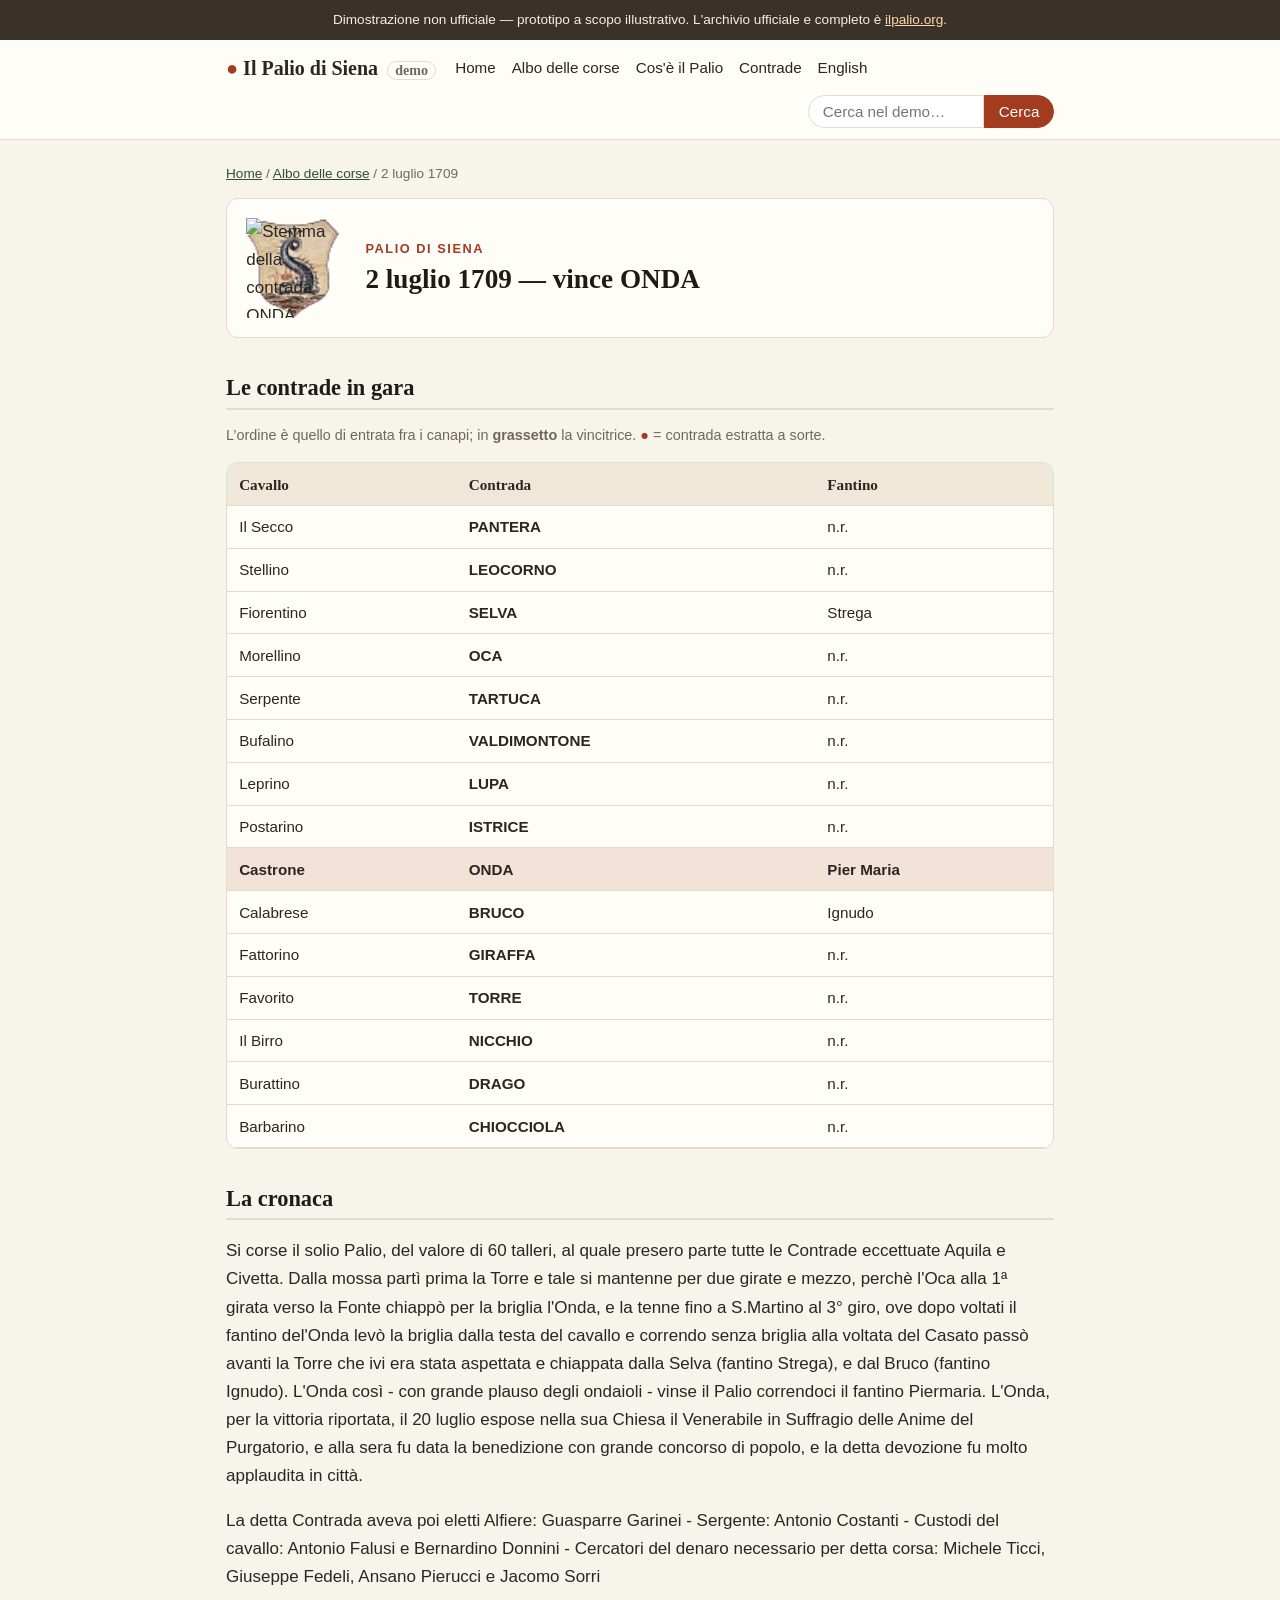
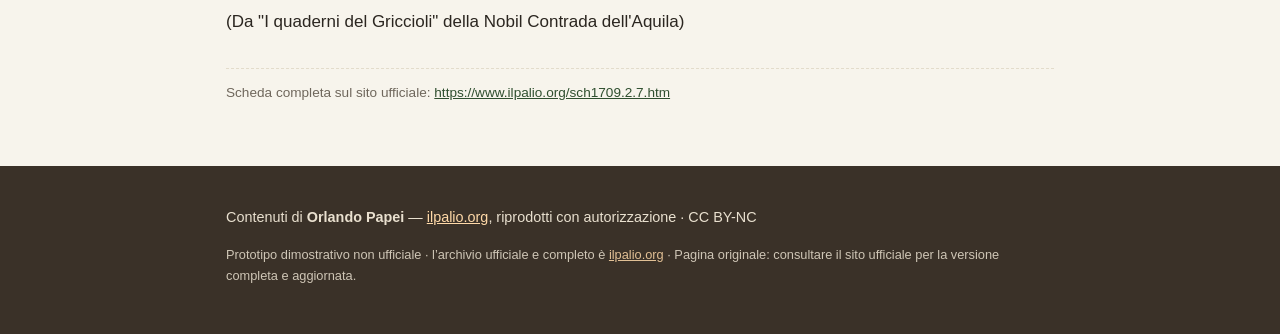
<file: corse/1709-07-02.html>
<!DOCTYPE html>
<html lang="it">
<head>
<meta charset="utf-8">
<meta name="robots" content="noindex,nofollow">
<meta name="viewport" content="width=device-width, initial-scale=1">
<title>Palio del 2 luglio 1709 — ONDA — Il Palio di Siena (demo)</title>
<meta name="description" content="Dimostrazione moderna dell'archivio ilpalio.org di Orlando Papei sul Palio di Siena.">
<link rel="stylesheet" href="../assets/style.css">
</head>
<body>
<div class="demo-banner">Dimostrazione non ufficiale — prototipo a scopo illustrativo. L'archivio ufficiale e completo è <a href="https://www.ilpalio.org/">ilpalio.org</a>.</div>
<header class="site-header">
  <div class="wrap header-in">
    <a class="brand" href="../index.html"><span class="brand-mark">&#9679;</span> Il Palio di Siena <em>demo</em></a>
    <nav class="main-nav">
      <a href="../index.html">Home</a>
      <a href="../albo.html">Albo delle corse</a>
      <a href="../cose-il-palio.html">Cos'&egrave; il Palio</a>
      <a href="../contrade.html">Contrade</a>
      <a href="../english.html">English</a>
    </nav>
    <form class="searchbox" action="../cerca.html" method="get" role="search">
      <input type="search" name="q" placeholder="Cerca nel demo…" aria-label="Cerca">
      <button type="submit">Cerca</button>
    </form>
  </div>
</header>
<main class="wrap">

<nav class="crumbs"><a href="../index.html">Home</a> / <a href="../albo.html">Albo delle corse</a> / 2 luglio 1709</nav>
<article class="race">
  <div class="winner-hero"><img class="ci ci-minionda ci100" class="winner-icon"  alt="Stemma della contrada ONDA">
    <div><p class="kicker">Palio di Siena</p>
    <h1>2 luglio 1709 — vince ONDA</h1>
    </div>
  </div>
  
  <h2>Le contrade in gara</h2><p class="legend">L’ordine è quello di entrata fra i canapi; in <strong>grassetto</strong> la vincitrice. <span class="drawn">&#9679;</span> = contrada estratta a sorte.</p><div class="table-scroll"><table class="runners"><thead><tr><th>Cavallo</th><th>Contrada</th><th>Fantino</th></tr></thead><tbody><tr><td>Il Secco</td><td><strong>PANTERA</strong></td><td>n.r.</td></tr><tr><td>Stellino</td><td><strong>LEOCORNO</strong></td><td>n.r.</td></tr><tr><td>Fiorentino</td><td><strong>SELVA</strong></td><td>Strega</td></tr><tr><td>Morellino</td><td><strong>OCA</strong></td><td>n.r.</td></tr><tr><td>Serpente</td><td><strong>TARTUCA</strong></td><td>n.r.</td></tr><tr><td>Bufalino</td><td><strong>VALDIMONTONE</strong></td><td>n.r.</td></tr><tr><td>Leprino</td><td><strong>LUPA</strong></td><td>n.r.</td></tr><tr><td>Postarino</td><td><strong>ISTRICE</strong></td><td>n.r.</td></tr><tr class="winner-row"><td>Castrone</td><td><strong>ONDA</strong></td><td>Pier Maria</td></tr><tr><td>Calabrese</td><td><strong>BRUCO</strong></td><td>Ignudo</td></tr><tr><td>Fattorino</td><td><strong>GIRAFFA</strong></td><td>n.r.</td></tr><tr><td>Favorito</td><td><strong>TORRE</strong></td><td>n.r.</td></tr><tr><td>Il Birro</td><td><strong>NICCHIO</strong></td><td>n.r.</td></tr><tr><td>Burattino</td><td><strong>DRAGO</strong></td><td>n.r.</td></tr><tr><td>Barbarino</td><td><strong>CHIOCCIOLA</strong></td><td>n.r.</td></tr></tbody></table></div>
  
  <h2>La cronaca</h2><p>Si corse il solio Palio, del valore di 60 talleri, al quale presero parte tutte le Contrade eccettuate Aquila e Civetta.
Dalla mossa partì prima la Torre e tale si mantenne per due girate e mezzo, perchè l'Oca alla 1ª girata verso la Fonte
chiappò per la briglia l'Onda, e la tenne fino a S.Martino al 3° giro, ove dopo voltati il fantino del'Onda levò la briglia dalla testa 
del cavallo e correndo senza briglia alla voltata del Casato passò avanti la Torre che ivi era stata aspettata e chiappata dalla
Selva (fantino Strega), e dal Bruco (fantino Ignudo). L'Onda così - con grande plauso degli ondaioli - vinse il Palio correndoci il
fantino Piermaria. L'Onda, per la vittoria riportata, il 20 luglio espose nella sua Chiesa il Venerabile in Suffragio delle
Anime del Purgatorio, e alla sera fu data la benedizione con grande concorso di popolo, e la detta devozione fu
molto applaudita in città.</p><p>La detta Contrada aveva poi eletti Alfiere: Guasparre Garinei - Sergente: Antonio Costanti - Custodi del cavallo: Antonio Falusi e Bernardino
Donnini - Cercatori del denaro necessario per detta corsa: Michele Ticci, Giuseppe Fedeli, Ansano Pierucci e Jacomo Sorri
</p><p>(Da "I quaderni del Griccioli" della Nobil Contrada dell'Aquila)</p>
  
  <p class="source-note">Scheda completa sul sito ufficiale: <a href="https://www.ilpalio.org/sch1709.2.7.htm">https://www.ilpalio.org/sch1709.2.7.htm</a></p>
</article>
</main>
<footer class="site-footer">
  <div class="wrap">
    <p>Contenuti di <strong>Orlando Papei</strong> — <a href="https://www.ilpalio.org/">ilpalio.org</a>, riprodotti con autorizzazione · CC BY-NC</p>
    <p class="fine">Prototipo dimostrativo non ufficiale · l’archivio ufficiale e completo è <a href="https://www.ilpalio.org/">ilpalio.org</a> · Pagina originale: consultare il sito ufficiale per la versione completa e aggiornata.</p>
  </div>
</footer>
<script src="../assets/app.js"></script>
</body>
</html>
</file>
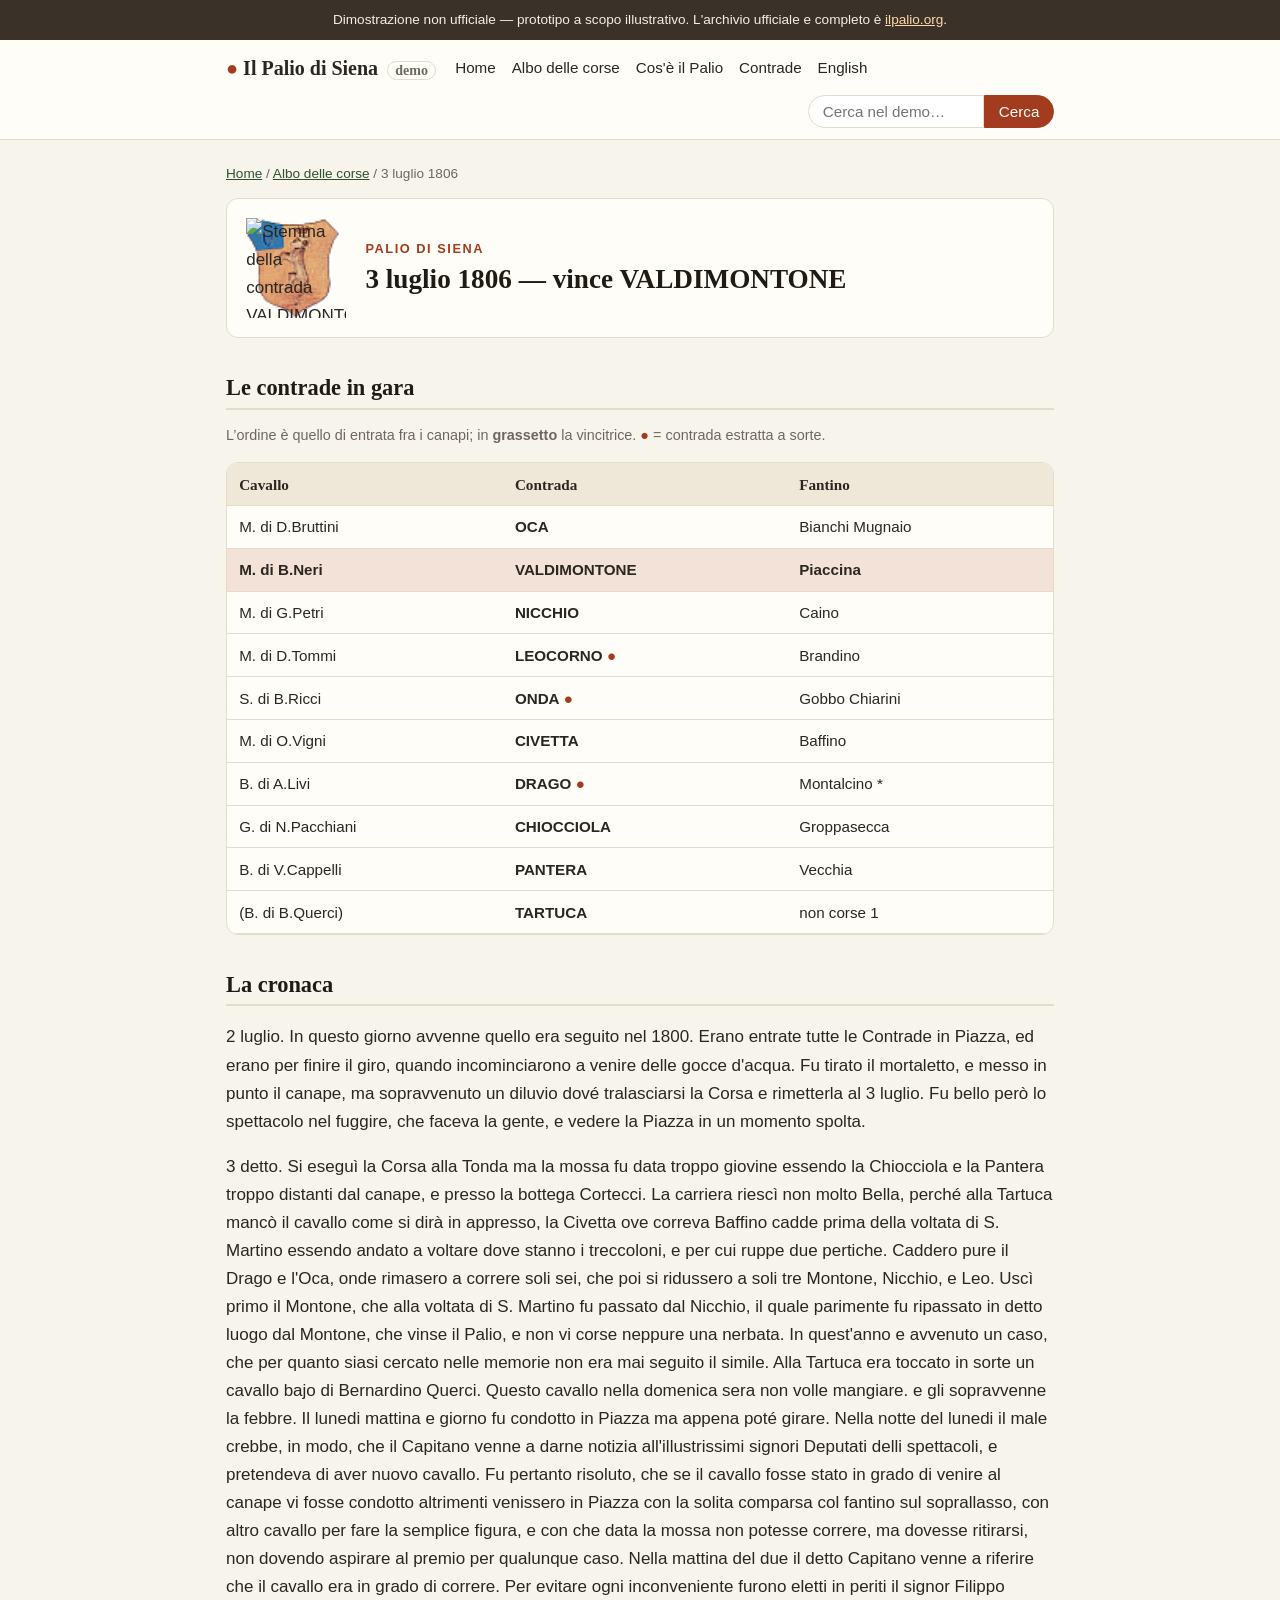
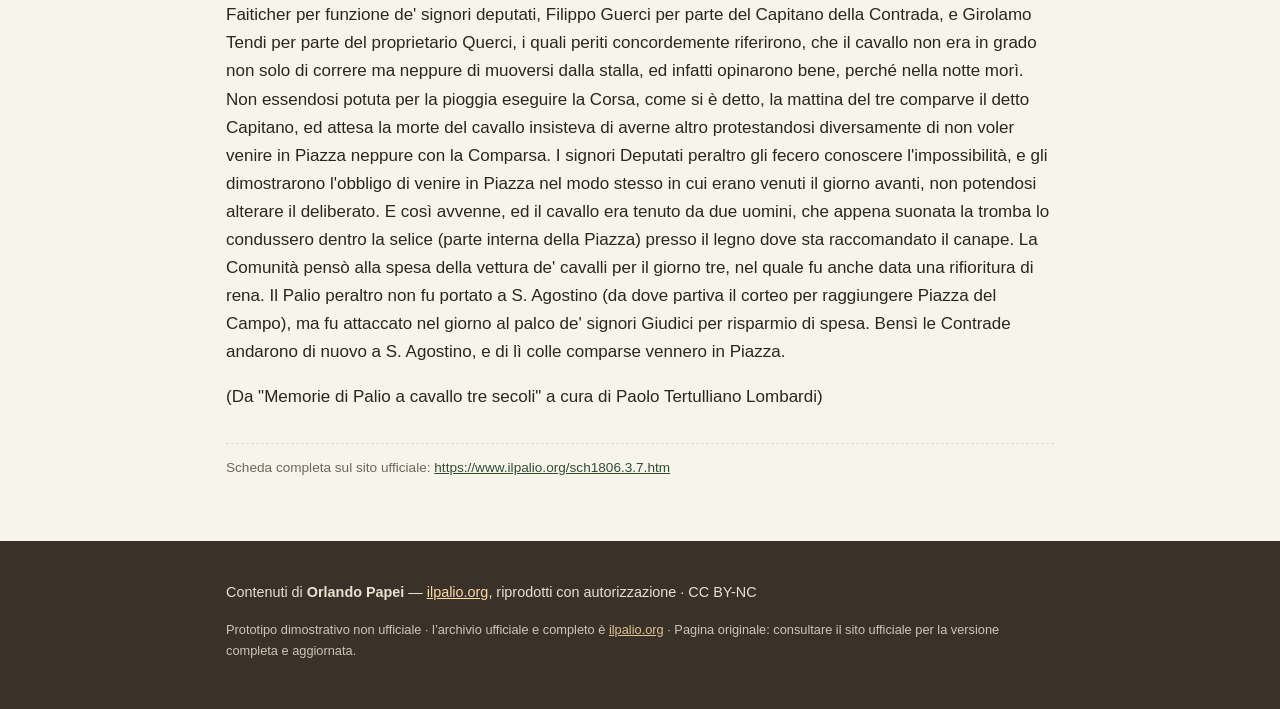
<file: corse/1806-07-03.html>
<!DOCTYPE html>
<html lang="it">
<head>
<meta charset="utf-8">
<meta name="robots" content="noindex,nofollow">
<meta name="viewport" content="width=device-width, initial-scale=1">
<title>Palio del 3 luglio 1806 — VALDIMONTONE — Il Palio di Siena (demo)</title>
<meta name="description" content="Dimostrazione moderna dell'archivio ilpalio.org di Orlando Papei sul Palio di Siena.">
<link rel="stylesheet" href="../assets/style.css">
</head>
<body>
<div class="demo-banner">Dimostrazione non ufficiale — prototipo a scopo illustrativo. L'archivio ufficiale e completo è <a href="https://www.ilpalio.org/">ilpalio.org</a>.</div>
<header class="site-header">
  <div class="wrap header-in">
    <a class="brand" href="../index.html"><span class="brand-mark">&#9679;</span> Il Palio di Siena <em>demo</em></a>
    <nav class="main-nav">
      <a href="../index.html">Home</a>
      <a href="../albo.html">Albo delle corse</a>
      <a href="../cose-il-palio.html">Cos'&egrave; il Palio</a>
      <a href="../contrade.html">Contrade</a>
      <a href="../english.html">English</a>
    </nav>
    <form class="searchbox" action="../cerca.html" method="get" role="search">
      <input type="search" name="q" placeholder="Cerca nel demo…" aria-label="Cerca">
      <button type="submit">Cerca</button>
    </form>
  </div>
</header>
<main class="wrap">

<nav class="crumbs"><a href="../index.html">Home</a> / <a href="../albo.html">Albo delle corse</a> / 3 luglio 1806</nav>
<article class="race">
  <div class="winner-hero"><img class="ci ci-minimontone ci100" class="winner-icon"  alt="Stemma della contrada VALDIMONTONE">
    <div><p class="kicker">Palio di Siena</p>
    <h1>3 luglio 1806 — vince VALDIMONTONE</h1>
    </div>
  </div>
  
  <h2>Le contrade in gara</h2><p class="legend">L’ordine è quello di entrata fra i canapi; in <strong>grassetto</strong> la vincitrice. <span class="drawn">&#9679;</span> = contrada estratta a sorte.</p><div class="table-scroll"><table class="runners"><thead><tr><th>Cavallo</th><th>Contrada</th><th>Fantino</th></tr></thead><tbody><tr><td>M. di D.Bruttini</td><td><strong>OCA</strong></td><td>Bianchi Mugnaio</td></tr><tr class="winner-row"><td>M. di B.Neri</td><td><strong>VALDIMONTONE</strong></td><td>Piaccina</td></tr><tr><td>M. di G.Petri</td><td><strong>NICCHIO</strong></td><td>Caino</td></tr><tr><td>M. di D.Tommi</td><td><strong>LEOCORNO</strong> <span class="drawn" title="Contrada estratta a sorte">&#9679;</span></td><td>Brandino</td></tr><tr><td>S. di B.Ricci</td><td><strong>ONDA</strong> <span class="drawn" title="Contrada estratta a sorte">&#9679;</span></td><td>Gobbo Chiarini</td></tr><tr><td>M. di O.Vigni</td><td><strong>CIVETTA</strong></td><td>Baffino</td></tr><tr><td>B. di A.Livi</td><td><strong>DRAGO</strong> <span class="drawn" title="Contrada estratta a sorte">&#9679;</span></td><td>Montalcino *</td></tr><tr><td>G. di N.Pacchiani</td><td><strong>CHIOCCIOLA</strong></td><td>Groppasecca</td></tr><tr><td>B. di V.Cappelli</td><td><strong>PANTERA</strong></td><td>Vecchia</td></tr><tr><td>(B. di B.Querci)</td><td><strong>TARTUCA</strong></td><td>non corse 1</td></tr></tbody></table></div>
  
  <h2>La cronaca</h2><p>2 luglio. In questo giorno avvenne quello era seguito nel 1800. Erano entrate tutte le Contrade in Piazza, ed erano per finire il giro, quando incominciarono a venire delle gocce d'acqua. Fu tirato il mortaletto, e messo in punto il canape, ma sopravvenuto un diluvio dové tralasciarsi la Corsa e rimetterla al 3 luglio. Fu bello però lo spettacolo nel fuggire, che faceva la gente, e vedere la Piazza in un momento spolta.
</p><p>3 detto. Si eseguì la Corsa alla Tonda ma la mossa fu data troppo giovine essendo la Chiocciola e la Pantera troppo distanti dal canape, e presso la bottega Cortecci.

La carriera riescì non molto Bella, perché alla Tartuca mancò il cavallo come si dirà in appresso, la Civetta ove correva Baffino cadde prima della voltata di S. Martino essendo andato a voltare dove stanno i treccoloni, e per cui ruppe due pertiche. Caddero pure il Drago e l'Oca, onde rimasero a correre soli sei, che poi si ridussero a soli tre Montone, Nicchio, e Leo.

Uscì primo il Montone, che alla voltata di S. Martino fu passato dal Nicchio, il quale parimente fu ripassato in detto luogo dal Montone, che vinse il Palio, e non vi corse neppure una nerbata.

In quest'anno e avvenuto un caso, che per quanto siasi cercato nelle memorie non era mai seguito il simile.

Alla Tartuca era toccato in sorte un cavallo bajo di Bernardino Querci. Questo cavallo nella domenica sera non volle mangiare. e gli sopravvenne la febbre. Il lunedi mattina e giorno fu condotto in Piazza ma appena poté girare. Nella notte del lunedi il male crebbe, in modo, che il Capitano venne a darne notizia all'illustrissimi signori Deputati delli spettacoli, e pretendeva di aver nuovo cavallo.

Fu pertanto risoluto, che se il cavallo fosse stato in grado di venire al canape vi fosse condotto altrimenti venissero in Piazza con la solita comparsa col fantino sul soprallasso, con altro cavallo per fare la semplice figura, e con che data la mossa non potesse correre, ma dovesse ritirarsi, non dovendo aspirare al premio per qualunque caso.

Nella mattina del due il detto Capitano venne a riferire che il cavallo era in grado di correre. Per evitare ogni inconveniente furono eletti in periti il signor Filippo Faiticher per funzione de' signori deputati, Filippo Guerci per parte del Capitano della Contrada, e Girolamo Tendi per parte del proprietario Querci, i quali periti concordemente riferirono, che il cavallo non era in grado non solo di correre ma neppure di muoversi dalla stalla, ed infatti opinarono bene, perché nella notte morì.

Non essendosi potuta per la pioggia eseguire la Corsa, come si è detto, la mattina del tre comparve il detto Capitano, ed attesa la morte del cavallo insisteva di averne altro protestandosi diversamente di non voler venire in Piazza neppure con la Comparsa. I signori Deputati peraltro gli fecero conoscere l'impossibilità, e gli dimostrarono l'obbligo di venire in Piazza nel modo stesso in cui erano venuti il giorno avanti, non potendosi alterare il deliberato.

E così avvenne, ed il cavallo era tenuto da due uomini, che appena suonata la tromba lo condussero dentro la selice (parte interna della Piazza) presso il legno dove sta raccomandato il canape. La Comunità pensò alla spesa della vettura de' cavalli per il giorno tre, nel quale fu anche data una rifioritura di rena. Il Palio peraltro non fu portato a S. Agostino (da dove partiva il corteo per raggiungere Piazza del Campo), ma fu attaccato nel giorno al palco de' signori Giudici per risparmio di spesa. Bensì le Contrade andarono di nuovo a S. Agostino, e di lì colle comparse vennero in Piazza. 
</p><p>(Da "Memorie di Palio a cavallo tre secoli" a cura di Paolo Tertulliano Lombardi)</p>
  
  <p class="source-note">Scheda completa sul sito ufficiale: <a href="https://www.ilpalio.org/sch1806.3.7.htm">https://www.ilpalio.org/sch1806.3.7.htm</a></p>
</article>
</main>
<footer class="site-footer">
  <div class="wrap">
    <p>Contenuti di <strong>Orlando Papei</strong> — <a href="https://www.ilpalio.org/">ilpalio.org</a>, riprodotti con autorizzazione · CC BY-NC</p>
    <p class="fine">Prototipo dimostrativo non ufficiale · l’archivio ufficiale e completo è <a href="https://www.ilpalio.org/">ilpalio.org</a> · Pagina originale: consultare il sito ufficiale per la versione completa e aggiornata.</p>
  </div>
</footer>
<script src="../assets/app.js"></script>
</body>
</html>
</file>
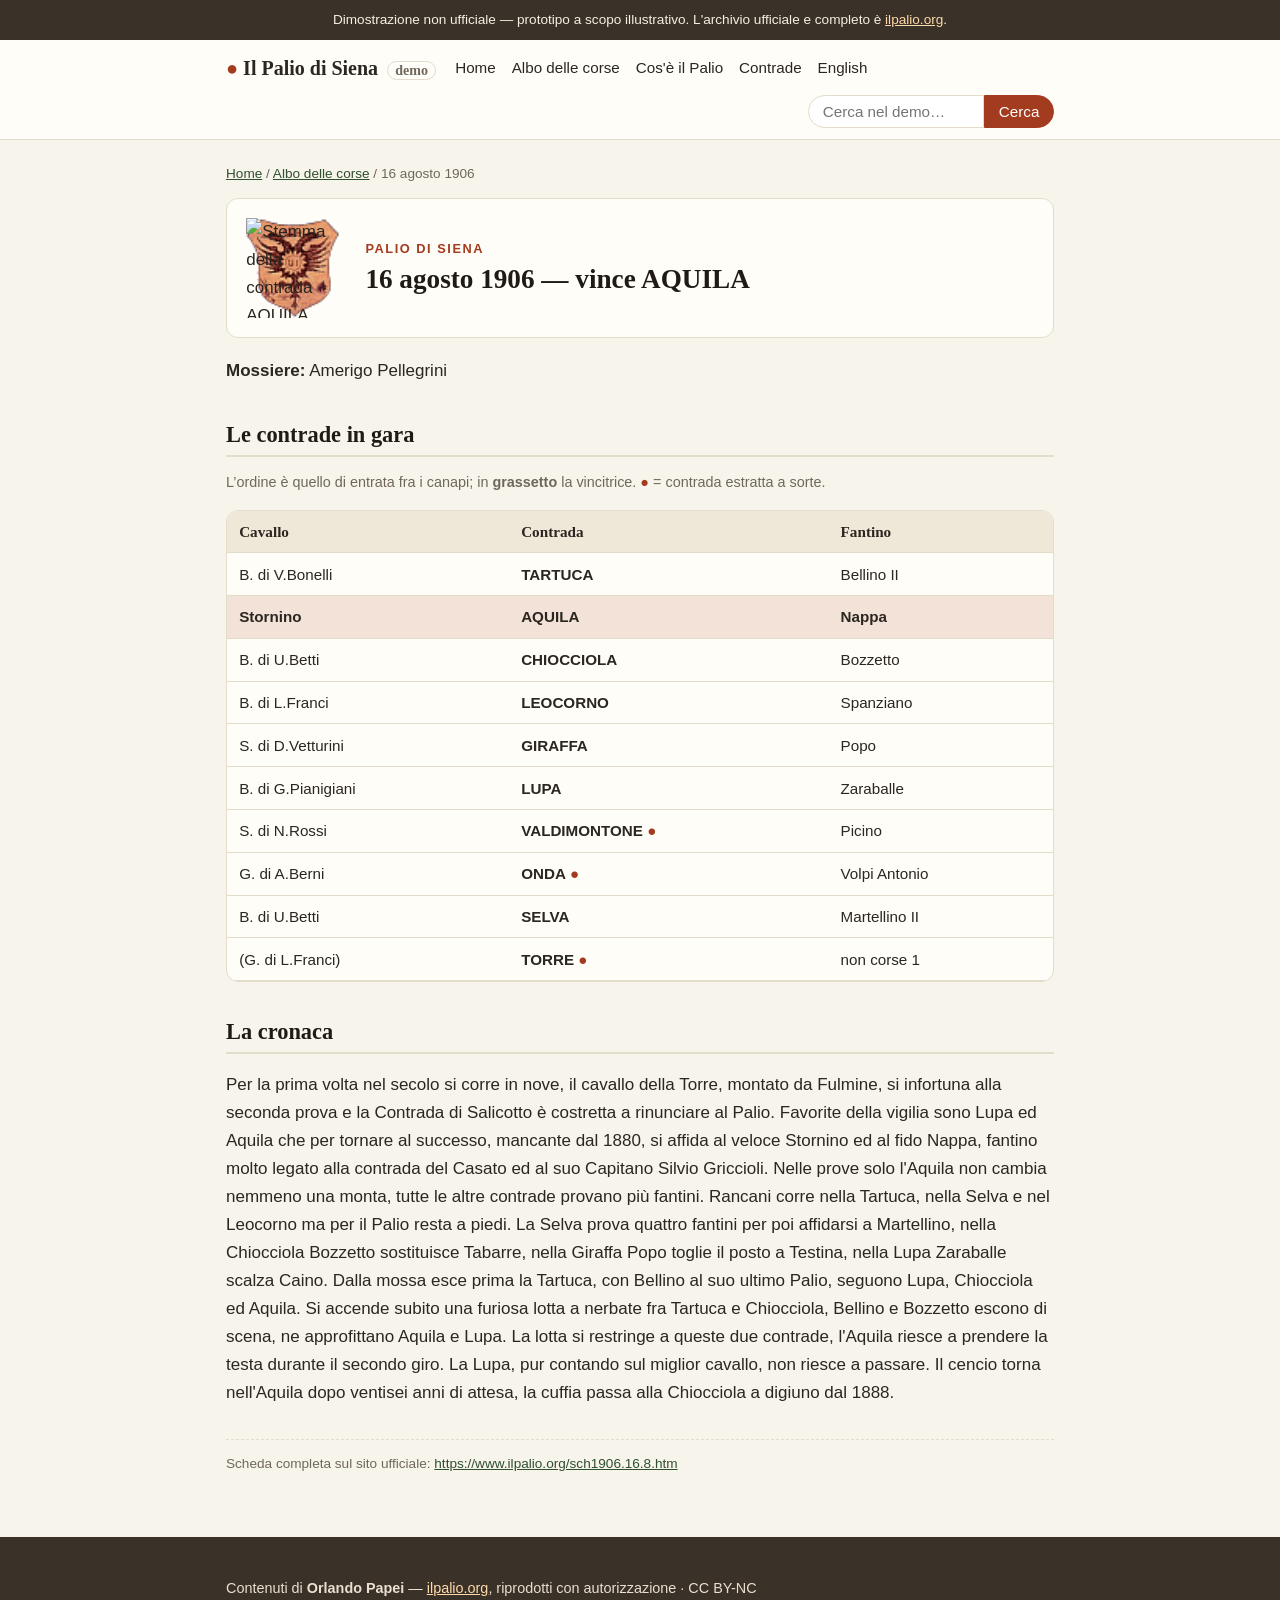
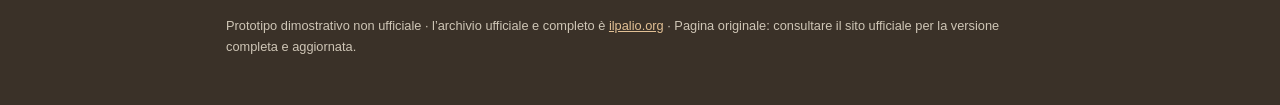
<file: corse/1906-08-16.html>
<!DOCTYPE html>
<html lang="it">
<head>
<meta charset="utf-8">
<meta name="robots" content="noindex,nofollow">
<meta name="viewport" content="width=device-width, initial-scale=1">
<title>Palio del 16 agosto 1906 — AQUILA — Il Palio di Siena (demo)</title>
<meta name="description" content="Dimostrazione moderna dell'archivio ilpalio.org di Orlando Papei sul Palio di Siena.">
<link rel="stylesheet" href="../assets/style.css">
</head>
<body>
<div class="demo-banner">Dimostrazione non ufficiale — prototipo a scopo illustrativo. L'archivio ufficiale e completo è <a href="https://www.ilpalio.org/">ilpalio.org</a>.</div>
<header class="site-header">
  <div class="wrap header-in">
    <a class="brand" href="../index.html"><span class="brand-mark">&#9679;</span> Il Palio di Siena <em>demo</em></a>
    <nav class="main-nav">
      <a href="../index.html">Home</a>
      <a href="../albo.html">Albo delle corse</a>
      <a href="../cose-il-palio.html">Cos'&egrave; il Palio</a>
      <a href="../contrade.html">Contrade</a>
      <a href="../english.html">English</a>
    </nav>
    <form class="searchbox" action="../cerca.html" method="get" role="search">
      <input type="search" name="q" placeholder="Cerca nel demo…" aria-label="Cerca">
      <button type="submit">Cerca</button>
    </form>
  </div>
</header>
<main class="wrap">

<nav class="crumbs"><a href="../index.html">Home</a> / <a href="../albo.html">Albo delle corse</a> / 16 agosto 1906</nav>
<article class="race">
  <div class="winner-hero"><img class="ci ci-miniaquila ci100" class="winner-icon"  alt="Stemma della contrada AQUILA">
    <div><p class="kicker">Palio di Siena</p>
    <h1>16 agosto 1906 — vince AQUILA</h1>
    </div>
  </div>
  <p><strong>Mossiere:</strong> Amerigo Pellegrini</p>
  <h2>Le contrade in gara</h2><p class="legend">L’ordine è quello di entrata fra i canapi; in <strong>grassetto</strong> la vincitrice. <span class="drawn">&#9679;</span> = contrada estratta a sorte.</p><div class="table-scroll"><table class="runners"><thead><tr><th>Cavallo</th><th>Contrada</th><th>Fantino</th></tr></thead><tbody><tr><td>B. di V.Bonelli</td><td><strong>TARTUCA</strong></td><td>Bellino II</td></tr><tr class="winner-row"><td>Stornino</td><td><strong>AQUILA</strong></td><td>Nappa</td></tr><tr><td>B. di U.Betti</td><td><strong>CHIOCCIOLA</strong></td><td>Bozzetto</td></tr><tr><td>B. di L.Franci</td><td><strong>LEOCORNO</strong></td><td>Spanziano</td></tr><tr><td>S. di D.Vetturini</td><td><strong>GIRAFFA</strong></td><td>Popo</td></tr><tr><td>B. di G.Pianigiani</td><td><strong>LUPA</strong></td><td>Zaraballe</td></tr><tr><td>S. di N.Rossi</td><td><strong>VALDIMONTONE</strong> <span class="drawn" title="Contrada estratta a sorte">&#9679;</span></td><td>Picino</td></tr><tr><td>G. di A.Berni</td><td><strong>ONDA</strong> <span class="drawn" title="Contrada estratta a sorte">&#9679;</span></td><td>Volpi Antonio</td></tr><tr><td>B. di U.Betti</td><td><strong>SELVA</strong></td><td>Martellino II</td></tr><tr><td>(G. di L.Franci)</td><td><strong>TORRE</strong> <span class="drawn" title="Contrada estratta a sorte">&#9679;</span></td><td>non corse 1</td></tr></tbody></table></div>
  
  <h2>La cronaca</h2><p>Per la prima volta nel secolo si corre in nove, il cavallo della Torre, montato da Fulmine, si infortuna alla seconda prova e la Contrada di Salicotto è costretta a rinunciare al Palio.

Favorite della vigilia sono Lupa ed Aquila che per tornare al successo, mancante dal 1880, si affida al veloce Stornino ed al fido Nappa, fantino molto legato alla contrada del Casato ed al suo Capitano Silvio Griccioli.

Nelle prove solo l'Aquila non cambia nemmeno una monta, tutte le altre contrade provano più fantini. Rancani corre nella Tartuca, nella Selva e nel Leocorno ma per il Palio resta a piedi. La Selva prova quattro fantini per poi affidarsi a Martellino, nella Chiocciola Bozzetto sostituisce Tabarre, nella Giraffa Popo toglie il posto a Testina, nella Lupa Zaraballe scalza Caino.

Dalla mossa esce prima la Tartuca, con Bellino al suo ultimo Palio, seguono Lupa, Chiocciola ed Aquila.

Si accende subito una furiosa lotta a nerbate fra Tartuca e Chiocciola, Bellino e Bozzetto escono di scena, ne approfittano Aquila e Lupa.

La lotta si restringe a queste due contrade, l'Aquila riesce a prendere la testa durante il secondo giro. La Lupa, pur contando sul miglior cavallo, non riesce a passare.

Il cencio torna nell'Aquila dopo ventisei anni di attesa, la cuffia passa alla Chiocciola a digiuno dal 1888.
</p>
  
  <p class="source-note">Scheda completa sul sito ufficiale: <a href="https://www.ilpalio.org/sch1906.16.8.htm">https://www.ilpalio.org/sch1906.16.8.htm</a></p>
</article>
</main>
<footer class="site-footer">
  <div class="wrap">
    <p>Contenuti di <strong>Orlando Papei</strong> — <a href="https://www.ilpalio.org/">ilpalio.org</a>, riprodotti con autorizzazione · CC BY-NC</p>
    <p class="fine">Prototipo dimostrativo non ufficiale · l’archivio ufficiale e completo è <a href="https://www.ilpalio.org/">ilpalio.org</a> · Pagina originale: consultare il sito ufficiale per la versione completa e aggiornata.</p>
  </div>
</footer>
<script src="../assets/app.js"></script>
</body>
</html>
</file>
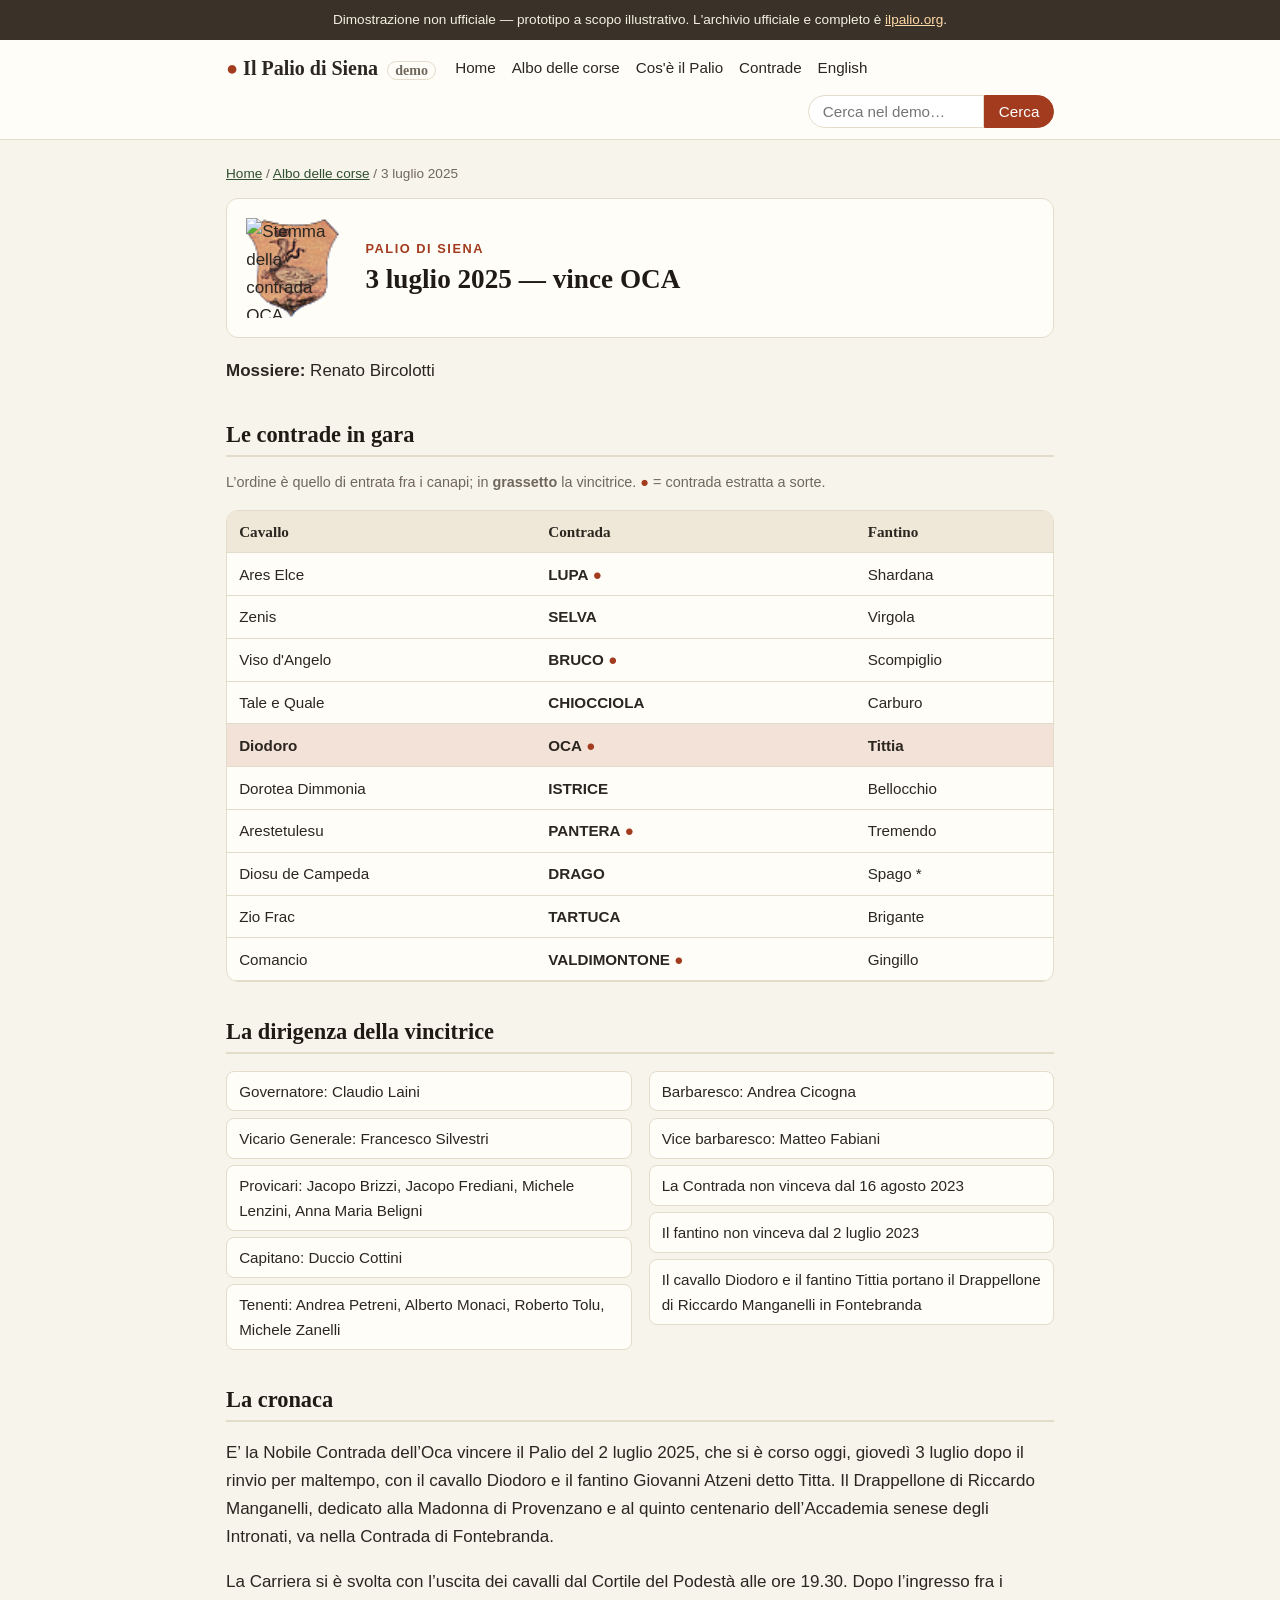
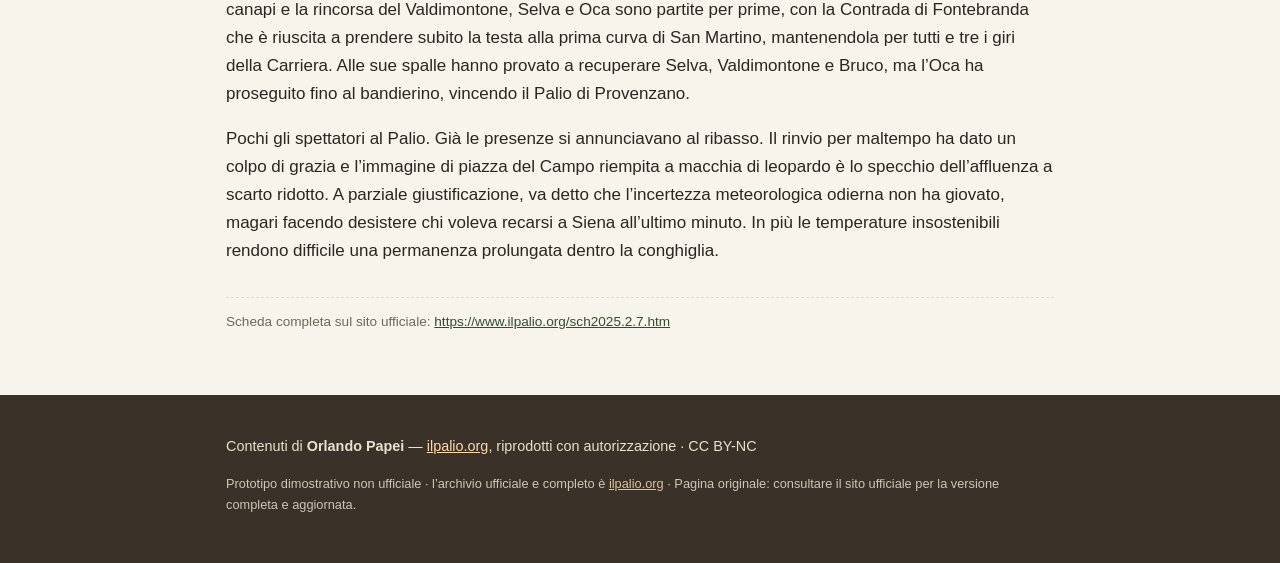
<file: corse/2025-07-03.html>
<!DOCTYPE html>
<html lang="it">
<head>
<meta charset="utf-8">
<meta name="robots" content="noindex,nofollow">
<meta name="viewport" content="width=device-width, initial-scale=1">
<title>Palio del 3 luglio 2025 — OCA — Il Palio di Siena (demo)</title>
<meta name="description" content="Dimostrazione moderna dell'archivio ilpalio.org di Orlando Papei sul Palio di Siena.">
<link rel="stylesheet" href="../assets/style.css">
</head>
<body>
<div class="demo-banner">Dimostrazione non ufficiale — prototipo a scopo illustrativo. L'archivio ufficiale e completo è <a href="https://www.ilpalio.org/">ilpalio.org</a>.</div>
<header class="site-header">
  <div class="wrap header-in">
    <a class="brand" href="../index.html"><span class="brand-mark">&#9679;</span> Il Palio di Siena <em>demo</em></a>
    <nav class="main-nav">
      <a href="../index.html">Home</a>
      <a href="../albo.html">Albo delle corse</a>
      <a href="../cose-il-palio.html">Cos'&egrave; il Palio</a>
      <a href="../contrade.html">Contrade</a>
      <a href="../english.html">English</a>
    </nav>
    <form class="searchbox" action="../cerca.html" method="get" role="search">
      <input type="search" name="q" placeholder="Cerca nel demo…" aria-label="Cerca">
      <button type="submit">Cerca</button>
    </form>
  </div>
</header>
<main class="wrap">

<nav class="crumbs"><a href="../index.html">Home</a> / <a href="../albo.html">Albo delle corse</a> / 3 luglio 2025</nav>
<article class="race">
  <div class="winner-hero"><img class="ci ci-minioca ci100" class="winner-icon"  alt="Stemma della contrada OCA">
    <div><p class="kicker">Palio di Siena</p>
    <h1>3 luglio 2025 — vince OCA</h1>
    </div>
  </div>
  <p><strong>Mossiere:</strong> Renato Bircolotti</p>
  <h2>Le contrade in gara</h2><p class="legend">L’ordine è quello di entrata fra i canapi; in <strong>grassetto</strong> la vincitrice. <span class="drawn">&#9679;</span> = contrada estratta a sorte.</p><div class="table-scroll"><table class="runners"><thead><tr><th>Cavallo</th><th>Contrada</th><th>Fantino</th></tr></thead><tbody><tr><td>Ares Elce</td><td><strong>LUPA</strong> <span class="drawn" title="Contrada estratta a sorte">&#9679;</span></td><td>Shardana</td></tr><tr><td>Zenis</td><td><strong>SELVA</strong></td><td>Virgola</td></tr><tr><td>Viso d'Angelo</td><td><strong>BRUCO</strong> <span class="drawn" title="Contrada estratta a sorte">&#9679;</span></td><td>Scompiglio</td></tr><tr><td>Tale e Quale</td><td><strong>CHIOCCIOLA</strong></td><td>Carburo</td></tr><tr class="winner-row"><td>Diodoro</td><td><strong>OCA</strong> <span class="drawn" title="Contrada estratta a sorte">&#9679;</span></td><td>Tittia</td></tr><tr><td>Dorotea Dimmonia</td><td><strong>ISTRICE</strong></td><td>Bellocchio</td></tr><tr><td>Arestetulesu</td><td><strong>PANTERA</strong> <span class="drawn" title="Contrada estratta a sorte">&#9679;</span></td><td>Tremendo</td></tr><tr><td>Diosu de Campeda</td><td><strong>DRAGO</strong></td><td>Spago *</td></tr><tr><td>Zio Frac</td><td><strong>TARTUCA</strong></td><td>Brigante</td></tr><tr><td>Comancio</td><td><strong>VALDIMONTONE</strong> <span class="drawn" title="Contrada estratta a sorte">&#9679;</span></td><td>Gingillo</td></tr></tbody></table></div>
  <h2>La dirigenza della vincitrice</h2><ul class="dirigenza"><li>Governatore: Claudio Laini</li><li>Vicario Generale: Francesco Silvestri</li><li>Provicari: Jacopo Brizzi, Jacopo Frediani, Michele Lenzini, Anna Maria Beligni</li><li>Capitano: Duccio Cottini</li><li>Tenenti: Andrea Petreni, Alberto Monaci, Roberto Tolu, Michele Zanelli</li><li>Barbaresco: Andrea Cicogna</li><li>Vice barbaresco: Matteo Fabiani</li><li>La Contrada non vinceva dal 16 agosto 2023</li><li>Il fantino non vinceva dal 2 luglio 2023</li><li>Il cavallo Diodoro e il fantino Tittia portano il Drappellone di Riccardo Manganelli in Fontebranda</li></ul>
  <h2>La cronaca</h2><p>E’ la Nobile Contrada dell’Oca vincere il Palio del 2 luglio 2025, che si è corso oggi, giovedì 3 luglio dopo il rinvio per maltempo, con il cavallo Diodoro e il fantino Giovanni Atzeni detto Titta. Il Drappellone di Riccardo Manganelli, dedicato alla Madonna di Provenzano e al quinto centenario dell’Accademia senese degli Intronati, va nella Contrada di Fontebranda.
</p><p>La Carriera si è svolta con l’uscita dei cavalli dal Cortile del Podestà alle ore 19.30. Dopo l’ingresso fra i canapi e la rincorsa del Valdimontone, Selva e Oca sono partite per prime, con la Contrada di Fontebranda che è riuscita a prendere subito la testa alla prima curva di San Martino, mantenendola per tutti e tre i giri della Carriera. Alle sue spalle hanno provato a recuperare Selva, Valdimontone e Bruco, ma l’Oca ha proseguito fino al bandierino, vincendo il Palio di Provenzano.
</p><p>Pochi gli spettatori al Palio. Già le presenze si annunciavano al ribasso. Il rinvio per maltempo ha dato un colpo di grazia e l’immagine di piazza del Campo riempita a macchia di leopardo è lo specchio dell’affluenza a scarto ridotto. A parziale giustificazione, va detto che l’incertezza meteorologica odierna non ha giovato, magari facendo desistere chi voleva recarsi a Siena all’ultimo minuto. In più le temperature insostenibili rendono difficile una permanenza prolungata dentro la conghiglia.</p>
  
  <p class="source-note">Scheda completa sul sito ufficiale: <a href="https://www.ilpalio.org/sch2025.2.7.htm">https://www.ilpalio.org/sch2025.2.7.htm</a></p>
</article>
</main>
<footer class="site-footer">
  <div class="wrap">
    <p>Contenuti di <strong>Orlando Papei</strong> — <a href="https://www.ilpalio.org/">ilpalio.org</a>, riprodotti con autorizzazione · CC BY-NC</p>
    <p class="fine">Prototipo dimostrativo non ufficiale · l’archivio ufficiale e completo è <a href="https://www.ilpalio.org/">ilpalio.org</a> · Pagina originale: consultare il sito ufficiale per la versione completa e aggiornata.</p>
  </div>
</footer>
<script src="../assets/app.js"></script>
</body>
</html>
</file>
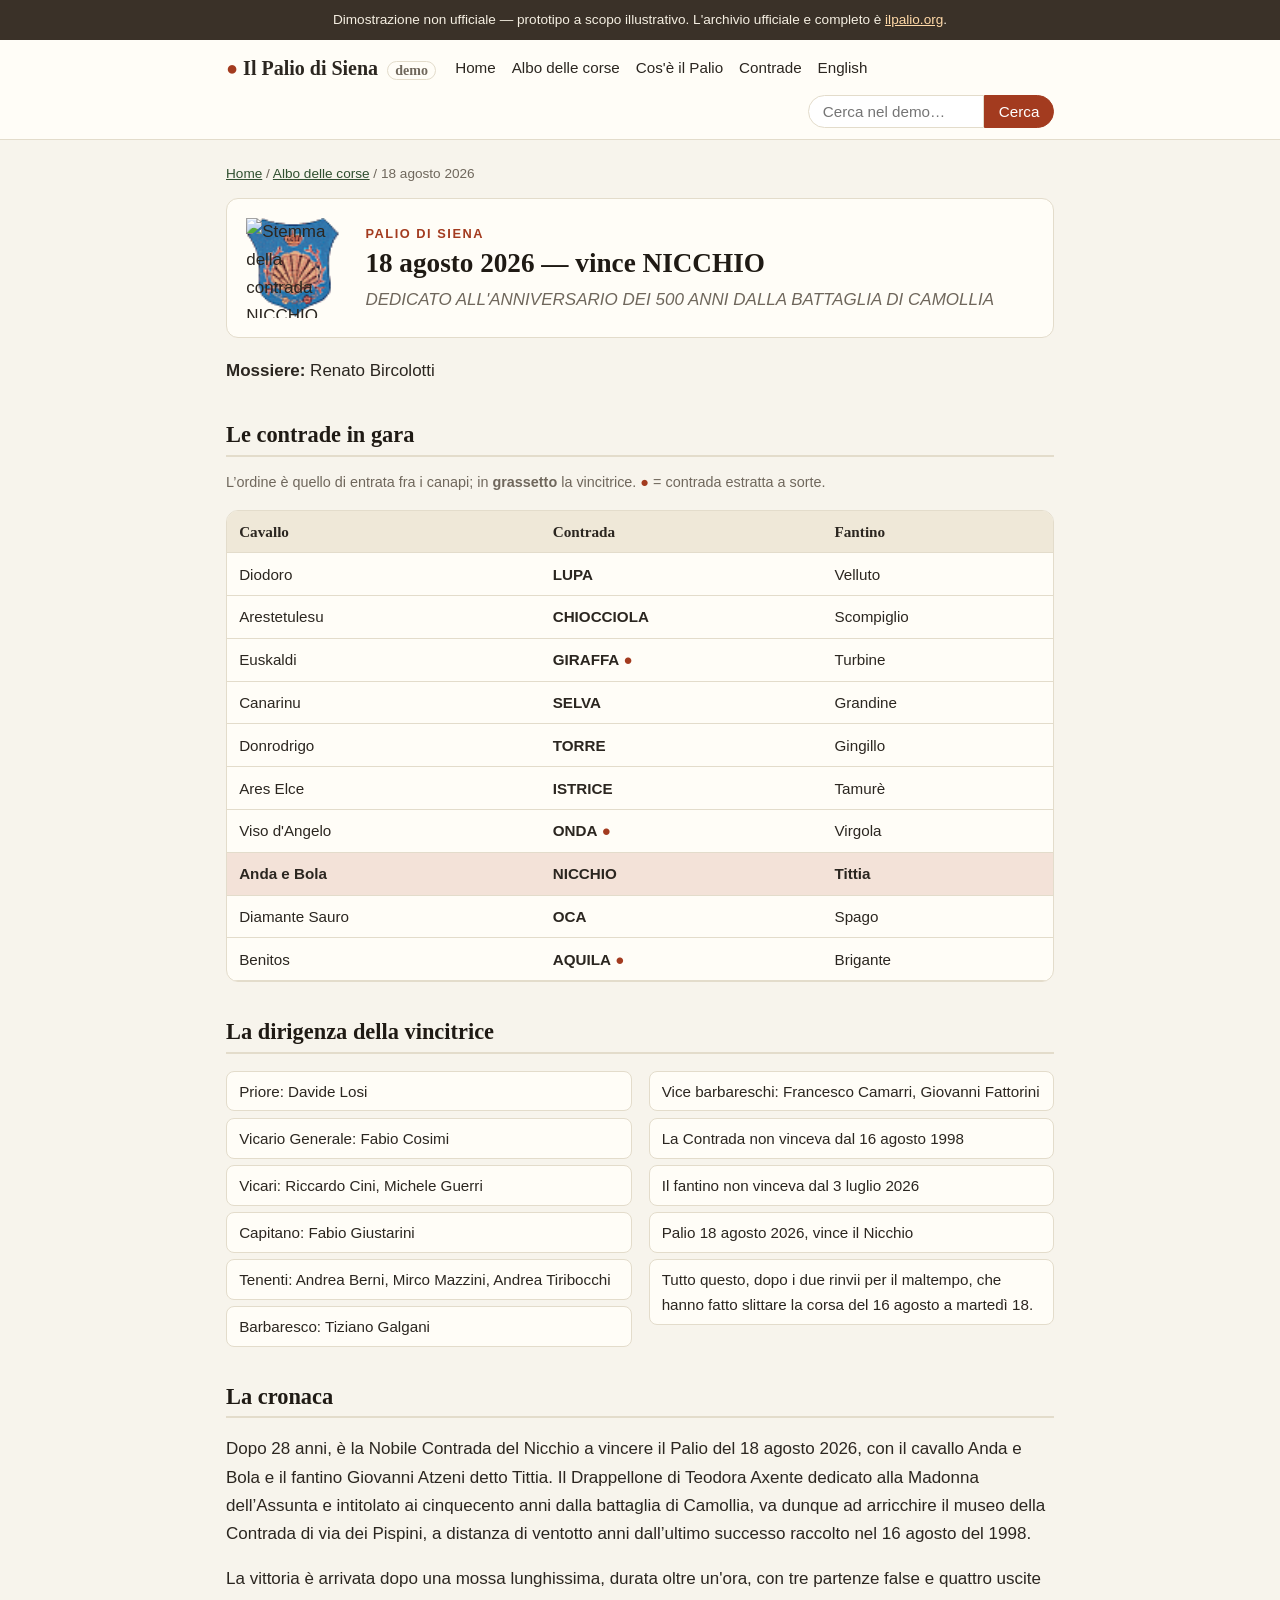
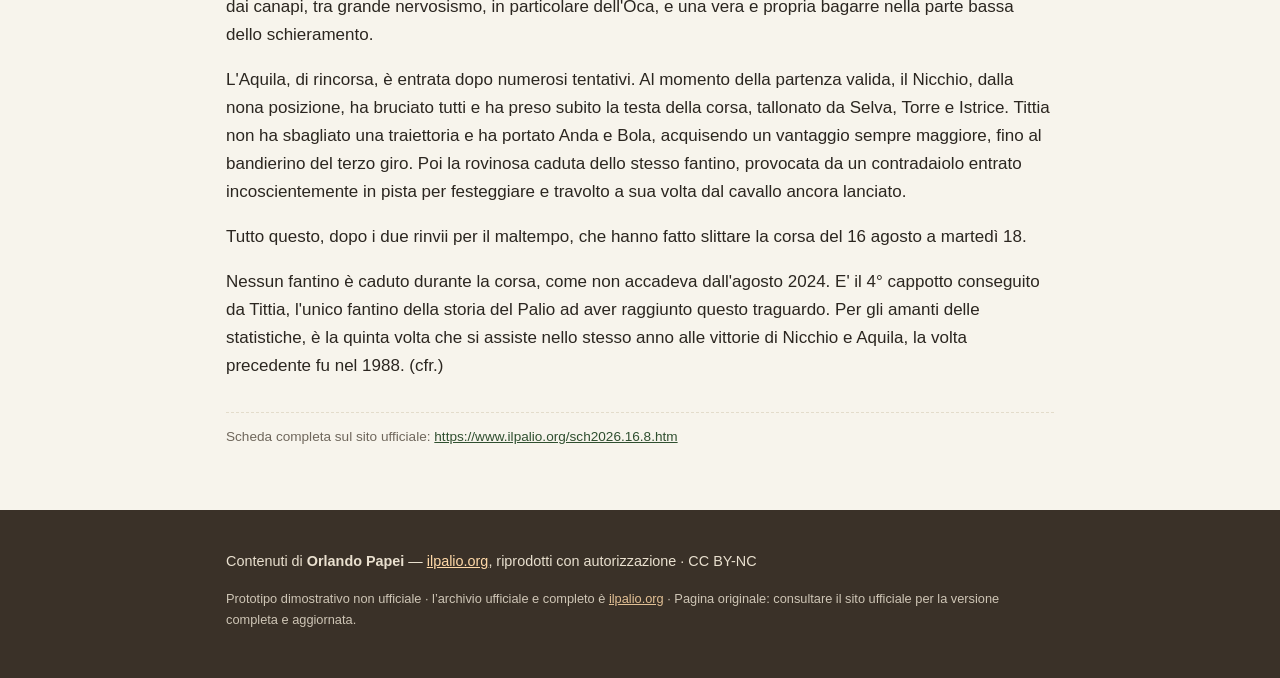
<file: corse/2026-08-18.html>
<!DOCTYPE html>
<html lang="it">
<head>
<meta charset="utf-8">
<meta name="robots" content="noindex,nofollow">
<meta name="viewport" content="width=device-width, initial-scale=1">
<title>Palio del 18 agosto 2026 — NICCHIO — Il Palio di Siena (demo)</title>
<meta name="description" content="Dimostrazione moderna dell'archivio ilpalio.org di Orlando Papei sul Palio di Siena.">
<link rel="stylesheet" href="../assets/style.css">
</head>
<body>
<div class="demo-banner">Dimostrazione non ufficiale — prototipo a scopo illustrativo. L'archivio ufficiale e completo è <a href="https://www.ilpalio.org/">ilpalio.org</a>.</div>
<header class="site-header">
  <div class="wrap header-in">
    <a class="brand" href="../index.html"><span class="brand-mark">&#9679;</span> Il Palio di Siena <em>demo</em></a>
    <nav class="main-nav">
      <a href="../index.html">Home</a>
      <a href="../albo.html">Albo delle corse</a>
      <a href="../cose-il-palio.html">Cos'&egrave; il Palio</a>
      <a href="../contrade.html">Contrade</a>
      <a href="../english.html">English</a>
    </nav>
    <form class="searchbox" action="../cerca.html" method="get" role="search">
      <input type="search" name="q" placeholder="Cerca nel demo…" aria-label="Cerca">
      <button type="submit">Cerca</button>
    </form>
  </div>
</header>
<main class="wrap">

<nav class="crumbs"><a href="../index.html">Home</a> / <a href="../albo.html">Albo delle corse</a> / 18 agosto 2026</nav>
<article class="race">
  <div class="winner-hero"><img class="ci ci-mininicchio ci100" class="winner-icon"  alt="Stemma della contrada NICCHIO">
    <div><p class="kicker">Palio di Siena</p>
    <h1>18 agosto 2026 — vince NICCHIO</h1>
    <p class="dedication">DEDICATO ALL'ANNIVERSARIO DEI 500 ANNI DALLA BATTAGLIA DI CAMOLLIA</p></div>
  </div>
  <p><strong>Mossiere:</strong> Renato Bircolotti</p>
  <h2>Le contrade in gara</h2><p class="legend">L’ordine è quello di entrata fra i canapi; in <strong>grassetto</strong> la vincitrice. <span class="drawn">&#9679;</span> = contrada estratta a sorte.</p><div class="table-scroll"><table class="runners"><thead><tr><th>Cavallo</th><th>Contrada</th><th>Fantino</th></tr></thead><tbody><tr><td>Diodoro</td><td><strong>LUPA</strong></td><td>Velluto</td></tr><tr><td>Arestetulesu</td><td><strong>CHIOCCIOLA</strong></td><td>Scompiglio</td></tr><tr><td>Euskaldi</td><td><strong>GIRAFFA</strong> <span class="drawn" title="Contrada estratta a sorte">&#9679;</span></td><td>Turbine</td></tr><tr><td>Canarinu</td><td><strong>SELVA</strong></td><td>Grandine</td></tr><tr><td>Donrodrigo</td><td><strong>TORRE</strong></td><td>Gingillo</td></tr><tr><td>Ares Elce</td><td><strong>ISTRICE</strong></td><td>Tamurè</td></tr><tr><td>Viso d'Angelo</td><td><strong>ONDA</strong> <span class="drawn" title="Contrada estratta a sorte">&#9679;</span></td><td>Virgola</td></tr><tr class="winner-row"><td>Anda e Bola</td><td><strong>NICCHIO</strong></td><td>Tittia</td></tr><tr><td>Diamante Sauro</td><td><strong>OCA</strong></td><td>Spago</td></tr><tr><td>Benitos</td><td><strong>AQUILA</strong> <span class="drawn" title="Contrada estratta a sorte">&#9679;</span></td><td>Brigante</td></tr></tbody></table></div>
  <h2>La dirigenza della vincitrice</h2><ul class="dirigenza"><li>Priore: Davide Losi</li><li>Vicario Generale: Fabio Cosimi</li><li>Vicari: Riccardo Cini, Michele Guerri</li><li>Capitano: Fabio Giustarini</li><li>Tenenti: Andrea Berni, Mirco Mazzini, Andrea Tiribocchi</li><li>Barbaresco: Tiziano Galgani</li><li>Vice barbareschi: Francesco Camarri, Giovanni Fattorini</li><li>La Contrada non vinceva dal 16 agosto 1998</li><li>Il fantino non vinceva dal 3 luglio 2026</li><li>Palio 18 agosto 2026, vince il Nicchio</li><li>Tutto questo, dopo i due rinvii per il maltempo, che hanno fatto slittare la corsa del 16 agosto a martedì 18.</li></ul>
  <h2>La cronaca</h2><p>Dopo 28 anni, è la Nobile Contrada del Nicchio a vincere il Palio del 18 agosto 2026, con il cavallo Anda e Bola e il fantino Giovanni Atzeni detto Tittia. Il Drappellone di Teodora Axente dedicato alla Madonna dell’Assunta e intitolato ai cinquecento anni dalla battaglia di Camollia, va dunque ad arricchire il museo della Contrada di via dei Pispini, a distanza di ventotto anni dall’ultimo successo raccolto nel 16 agosto del 1998.
</p><p> La vittoria è arrivata dopo una mossa lunghissima, durata oltre un'ora, con tre partenze false e quattro uscite dai canapi, tra grande nervosismo, in particolare dell'Oca, e una vera e propria bagarre nella parte bassa dello schieramento.
</p><p>L'Aquila, di rincorsa, è entrata dopo numerosi tentativi. Al momento della partenza valida, il Nicchio, dalla nona posizione, ha bruciato tutti e ha preso subito la testa della corsa, tallonato da Selva, Torre e Istrice. Tittia non ha sbagliato una traiettoria e ha portato Anda e Bola, acquisendo un vantaggio sempre maggiore, fino al bandierino del terzo giro. Poi la rovinosa caduta dello stesso fantino, provocata da un contradaiolo entrato incoscientemente in pista per festeggiare e travolto a sua volta dal cavallo ancora lanciato.
</p><p> Tutto questo, dopo i due rinvii per il maltempo, che hanno fatto slittare la corsa del 16 agosto a martedì 18.
</p><p>Nessun fantino è caduto durante la corsa, come non accadeva dall'agosto 2024. E' il 4° cappotto conseguito da Tittia, l'unico fantino della storia del Palio ad aver raggiunto questo traguardo. Per gli amanti delle statistiche, è la quinta volta che si assiste nello stesso anno alle vittorie di Nicchio e Aquila, la volta precedente fu nel 1988. (cfr.)</p>
  
  <p class="source-note">Scheda completa sul sito ufficiale: <a href="https://www.ilpalio.org/sch2026.16.8.htm">https://www.ilpalio.org/sch2026.16.8.htm</a></p>
</article>
</main>
<footer class="site-footer">
  <div class="wrap">
    <p>Contenuti di <strong>Orlando Papei</strong> — <a href="https://www.ilpalio.org/">ilpalio.org</a>, riprodotti con autorizzazione · CC BY-NC</p>
    <p class="fine">Prototipo dimostrativo non ufficiale · l’archivio ufficiale e completo è <a href="https://www.ilpalio.org/">ilpalio.org</a> · Pagina originale: consultare il sito ufficiale per la versione completa e aggiornata.</p>
  </div>
</footer>
<script src="../assets/app.js"></script>
</body>
</html>
</file>
<file: assets/style.css>
/* ilpalio.org PoC demo — mobile-first */
:root {
  --paper: #f7f4ec;
  --card: #fffdf7;
  --ink: #2b2620;
  --muted: #6f675c;
  --accent: #a33b1f;
  --accent-soft: #f3e2d8;
  --green: #2f4f2f;
  --line: #e3dccb;
  --radius: 12px;
}
* { box-sizing: border-box; }
html { -webkit-text-size-adjust: 100%; }
body {
  margin: 0;
  background: var(--paper);
  color: var(--ink);
  font-family: -apple-system, BlinkMacSystemFont, "Segoe UI", Roboto, Helvetica, Arial, sans-serif;
  line-height: 1.65;
  font-size: 17px;
}
h1, h2, h3 { font-family: Georgia, "Times New Roman", serif; line-height: 1.25; color: #1f1a14; }
h1 { font-size: 1.9rem; margin: 0.4em 0 0.5em; }
h2 { font-size: 1.4rem; margin: 1.6em 0 0.5em; border-bottom: 2px solid var(--line); padding-bottom: 0.25em; }
h3 { font-size: 1.15rem; margin: 1.2em 0 0.3em; }
a { color: var(--green); }
a:hover { color: var(--accent); }
.wrap { max-width: 860px; margin: 0 auto; padding: 0 1rem; }
main.wrap { padding-top: 1rem; padding-bottom: 3rem; }

/* demo banner */
.demo-banner {
  background: #3a3128; color: #f5efe2; text-align: center;
  font-size: 0.85rem; padding: 0.55rem 1rem;
}
.demo-banner a { color: #ffd9a8; }

/* header */
.site-header { background: var(--card); border-bottom: 1px solid var(--line); }
.header-in { display: flex; flex-wrap: wrap; align-items: center; gap: 0.6rem 1.2rem; padding-top: 0.7rem; padding-bottom: 0.7rem; }
.brand { font-family: Georgia, serif; font-size: 1.25rem; text-decoration: none; color: var(--ink); font-weight: bold; }
.brand-mark { color: var(--accent); }
.brand em { font-size: 0.7em; color: var(--muted); font-style: normal; border: 1px solid var(--line); border-radius: 20px; padding: 0.05em 0.5em; margin-left: 0.3em; }
.main-nav { display: flex; flex-wrap: wrap; gap: 0.2rem 1rem; font-size: 0.95rem; }
.main-nav a { text-decoration: none; color: var(--ink); padding: 0.25em 0; border-bottom: 2px solid transparent; }
.main-nav a:hover { border-bottom-color: var(--accent); }
.searchbox { display: flex; margin-left: auto; }
.searchbox input {
  border: 1px solid var(--line); border-radius: 20px 0 0 20px;
  padding: 0.45em 0.9em; font-size: 0.95rem; width: 11rem; background: #fff;
}
.searchbox button {
  border: 1px solid var(--accent); background: var(--accent); color: #fff;
  border-radius: 0 20px 20px 0; padding: 0.45em 0.9em; font-size: 0.95rem; cursor: pointer;
}
.searchbox.big input { width: 100%; font-size: 1.05rem; }
.searchbox.big { margin: 1rem 0; max-width: 34rem; }

/* hero */
.hero { padding: 2.2rem 0 1rem; }
.hero h1 { font-size: 2.4rem; margin: 0.2em 0; }
.kicker { text-transform: uppercase; letter-spacing: 0.12em; font-size: 0.8rem; color: var(--accent); font-weight: 700; margin: 0; }
.lede { font-size: 1.12rem; color: #463f35; max-width: 40rem; }
.cta-row { display: flex; gap: 0.8rem; flex-wrap: wrap; margin-top: 1.2rem; }
.btn {
  display: inline-block; background: var(--accent); color: #fff; text-decoration: none;
  padding: 0.7em 1.4em; border-radius: 30px; font-weight: 600;
}
.btn.ghost { background: transparent; color: var(--accent); border: 2px solid var(--accent); }

/* stats */
.stats { display: grid; grid-template-columns: repeat(2, 1fr); gap: 0.8rem; }
.stat { background: var(--card); border: 1px solid var(--line); border-radius: var(--radius); padding: 1rem; text-align: center; }
.stat .num { display: block; font-family: Georgia, serif; font-size: 1.7rem; color: var(--accent); font-weight: bold; }
.stat .lbl { font-size: 0.85rem; color: var(--muted); }

/* cards */
.cards { display: grid; gap: 0.9rem; grid-template-columns: 1fr; }
.card {
  display: flex; gap: 1rem; align-items: center; background: var(--card);
  border: 1px solid var(--line); border-radius: var(--radius);
  padding: 1rem 1.1rem; text-decoration: none; color: var(--ink);
}
.card h3 { margin: 0 0 0.2em; font-size: 1.1rem; }
.card p { margin: 0; color: var(--muted); font-size: 0.95rem; }
a.card:hover { border-color: var(--accent); box-shadow: 0 2px 10px rgba(163,59,31,0.12); }
.race-card img { flex: 0 0 auto; image-rendering: pixelated; }

/* race page */
.crumbs { font-size: 0.85rem; color: var(--muted); margin: 0.4rem 0 0.8rem; }
.winner-hero { display: flex; gap: 1.2rem; align-items: center; background: var(--card); border: 1px solid var(--line); border-radius: var(--radius); padding: 1.2rem; margin: 0.6rem 0 1.2rem; }
.winner-hero h1 { margin: 0.1em 0; font-size: 1.7rem; }
.winner-icon { image-rendering: pixelated; border-radius: 8px; background: #fff; border: 1px solid var(--line); }
.dedication { font-style: italic; color: var(--muted); margin: 0.3em 0 0; }
.legend { font-size: 0.9rem; color: var(--muted); }
.drawn { color: var(--accent); }
.table-scroll { overflow-x: auto; border: 1px solid var(--line); border-radius: var(--radius); background: var(--card); }
table.runners { width: 100%; border-collapse: collapse; font-size: 0.95rem; min-width: 26rem; }
table.runners th, table.runners td { padding: 0.55em 0.8em; text-align: left; border-bottom: 1px solid var(--line); }
table.runners thead th { background: #efe8d8; font-family: Georgia, serif; }
tr.winner-row td { background: var(--accent-soft); font-weight: 600; }
.dirigenza { columns: 1; list-style: none; padding: 0; }
.dirigenza li { background: var(--card); border: 1px solid var(--line); border-radius: 8px; padding: 0.45em 0.8em; margin-bottom: 0.4rem; font-size: 0.95rem; }
.prose p { margin: 0 0 1em; }
.source-note { font-size: 0.85rem; color: var(--muted); border-top: 1px dashed var(--line); padding-top: 0.8rem; margin-top: 2rem; }

/* search results */
.result { background: var(--card); border: 1px solid var(--line); border-radius: var(--radius); padding: 0.9rem 1.1rem; margin-bottom: 0.7rem; }
.result h3 { margin: 0 0 0.2em; font-size: 1.05rem; }
.result p { margin: 0.2em 0 0; font-size: 0.92rem; color: var(--muted); }
.result mark { background: #ffe08a; }
.muted { color: var(--muted); }

/* footer */
.site-footer { background: #3a3128; color: #e9e0cf; padding: 1.6rem 0 2.2rem; font-size: 0.9rem; }
.site-footer a { color: #ffd9a8; }
.site-footer .fine { font-size: 0.8rem; opacity: 0.85; }

@media (min-width: 640px) {
  .cards { grid-template-columns: 1fr 1fr; }
  .stats { grid-template-columns: repeat(4, 1fr); }
  .dirigenza { columns: 2; }
  .hero h1 { font-size: 3rem; }
}

.ci{display:inline-block;width:60px;height:60px;background-size:contain;background-repeat:no-repeat;vertical-align:middle}
.ci100{width:100px;height:100px}
.ci-miniaquila{background-image:url("[data-uri]")}
.ci-minimontone{background-image:url("[data-uri]")}
.ci-mininicchio{background-image:url("[data-uri]")}
.ci-minioca{background-image:url("[data-uri]")}
.ci-minionda{background-image:url("[data-uri]")}
.ci-minitartuca{background-image:url("[data-uri]")}
</file>
